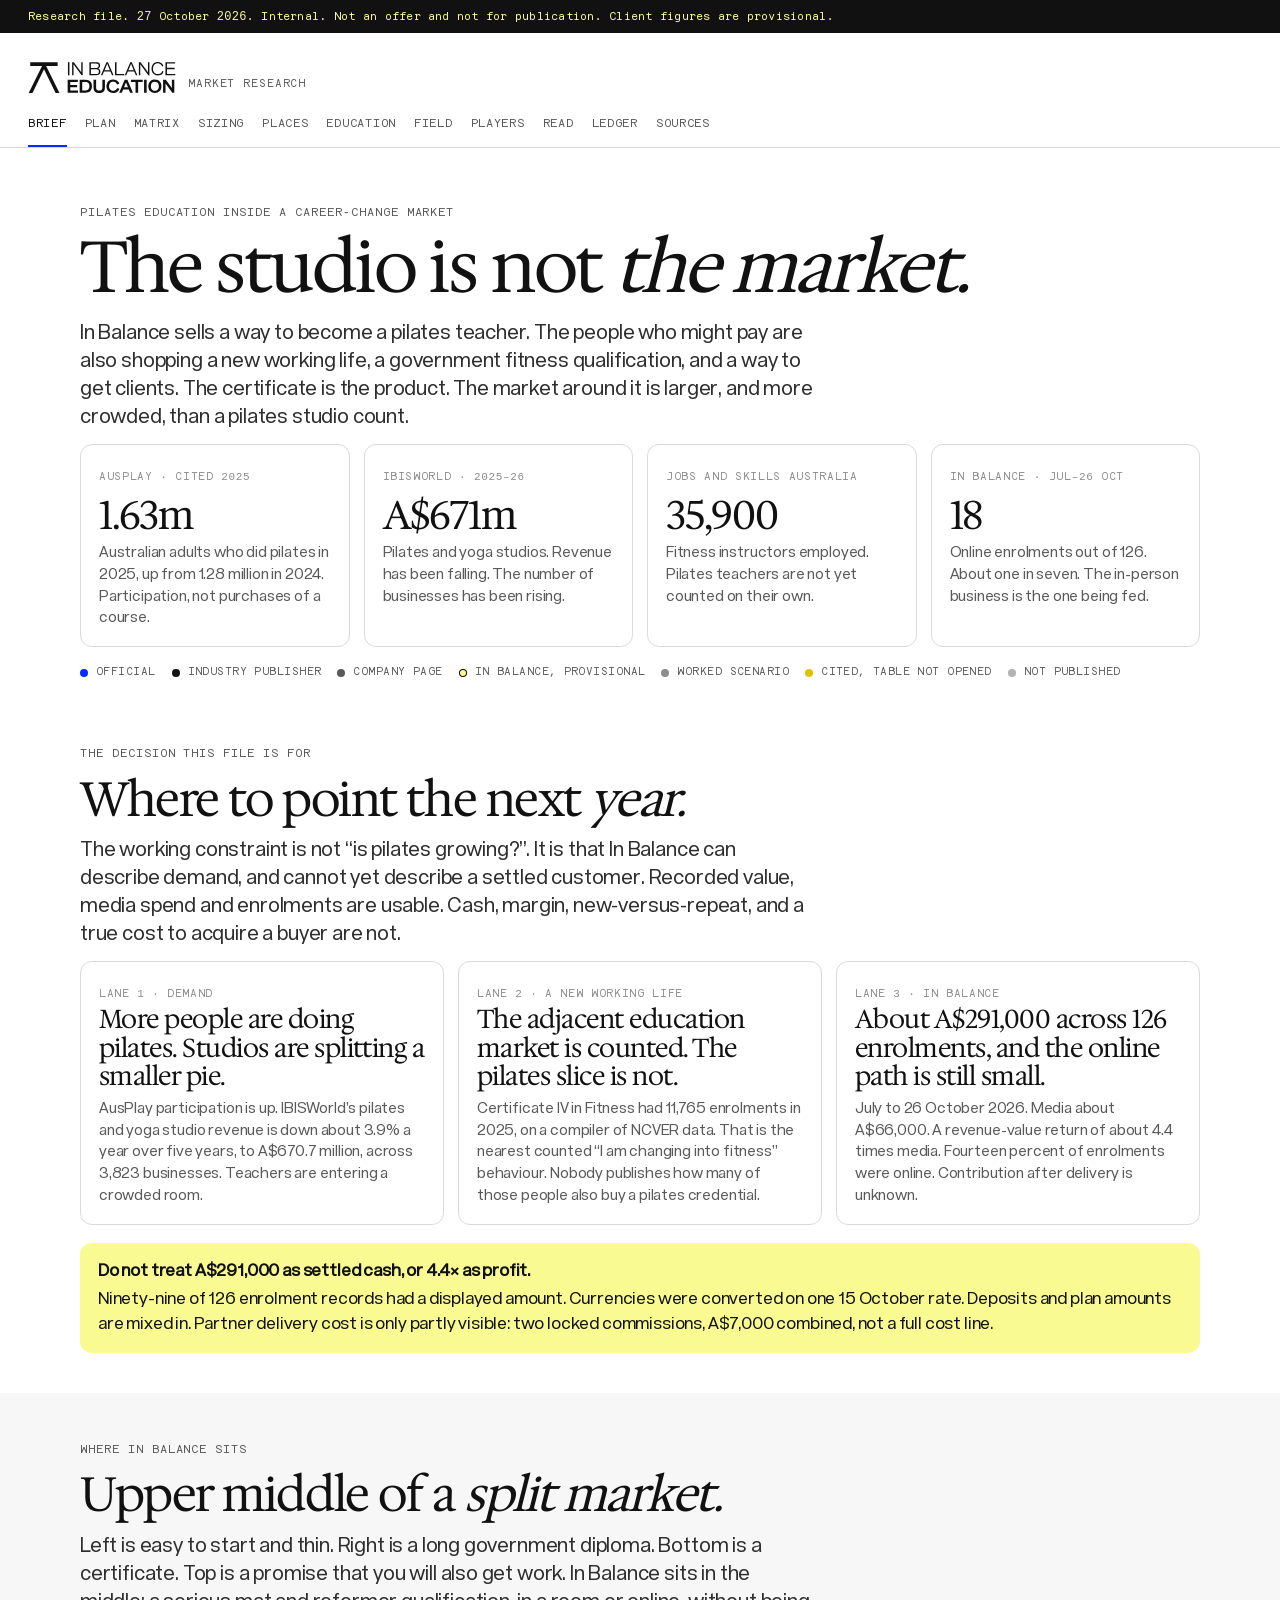
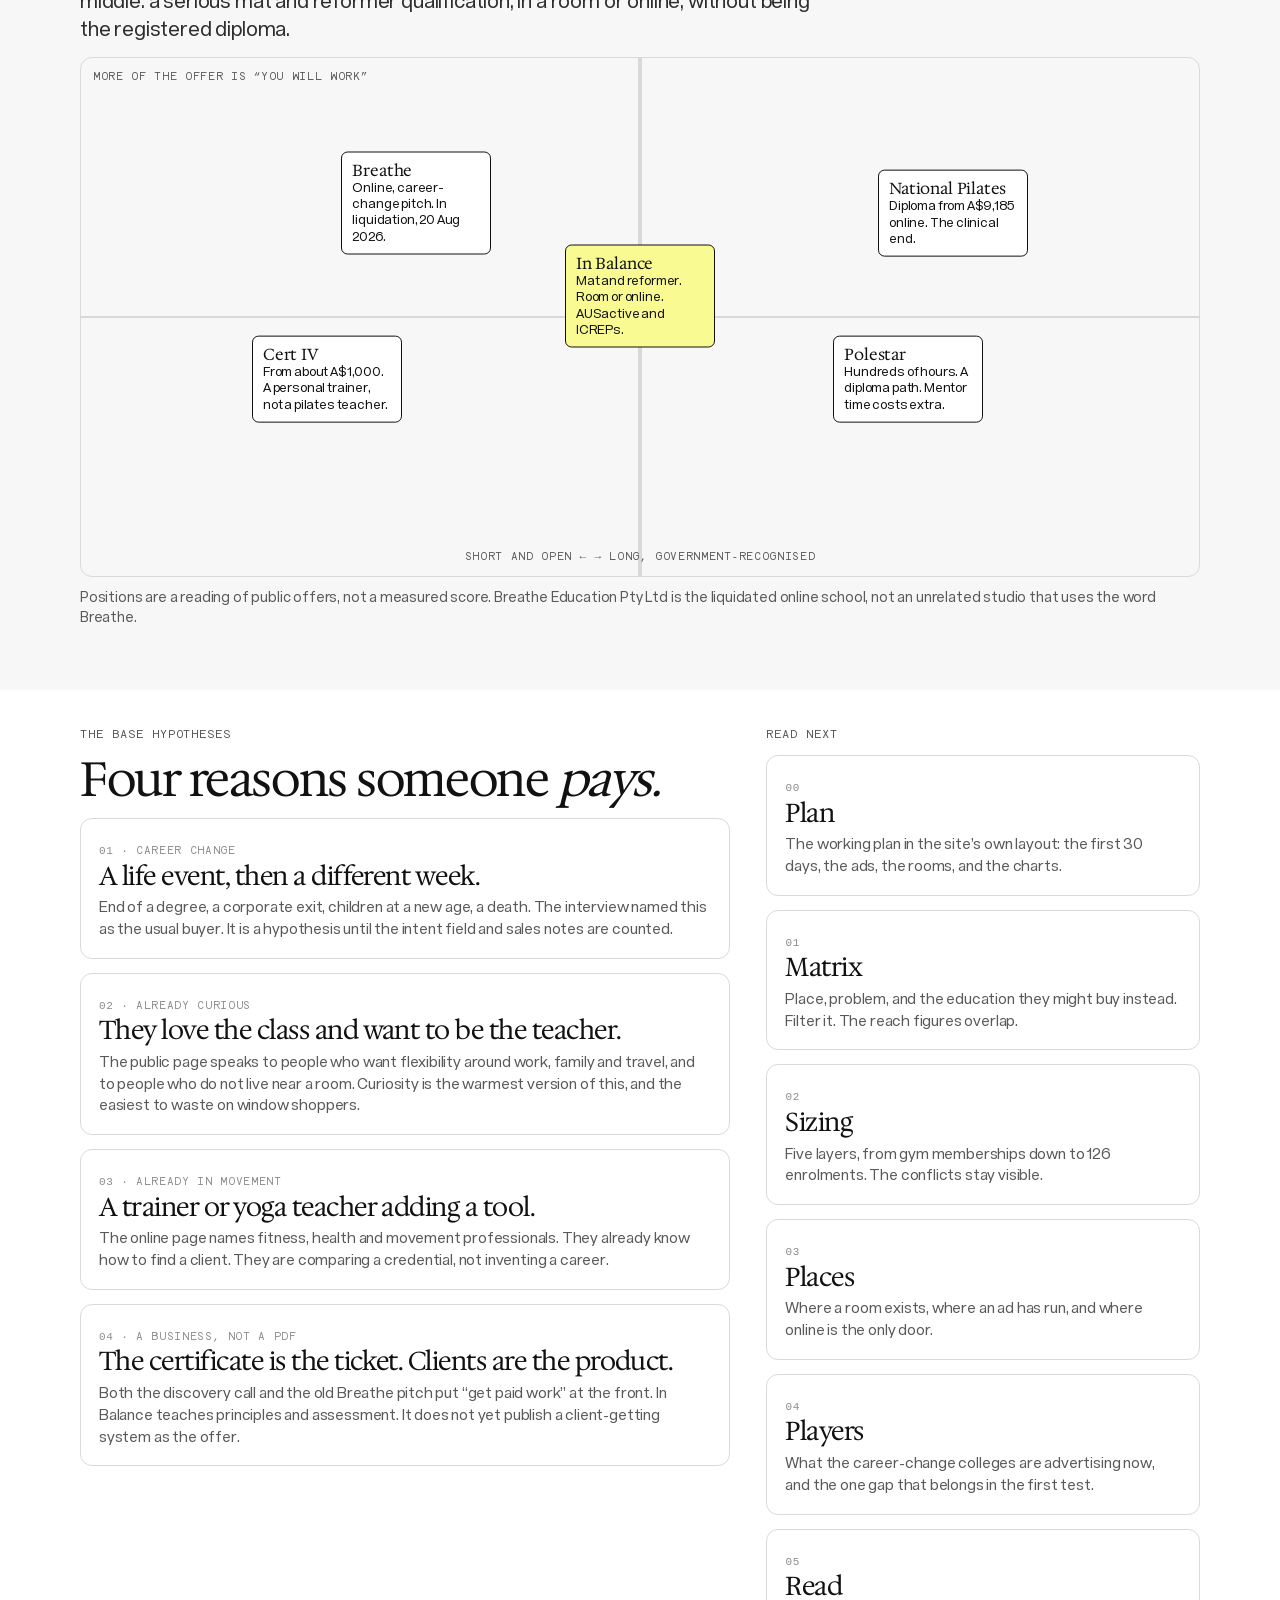
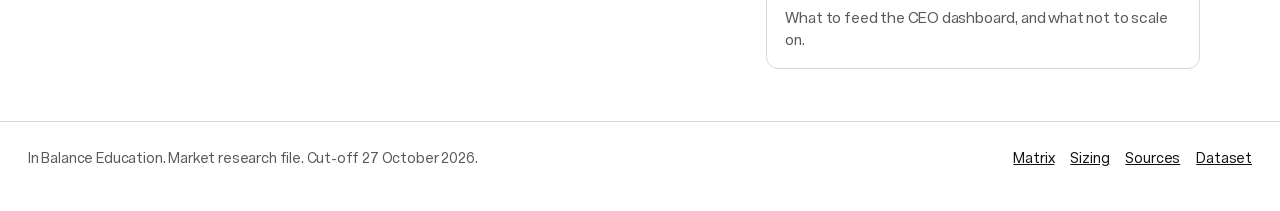
<file: index.html>
<!DOCTYPE html>
<html lang="en-AU">
<head>
  <meta charset="utf-8" />
  <meta name="viewport" content="width=device-width, initial-scale=1" />
  <title>Brief · In Balance market research</title>
  <meta name="description" content="Internal market brief for In Balance Education. Pilates certification inside the wider fitness career-change market. Cut-off 27 October 2026." />
  <link rel="preconnect" href="https://fonts.googleapis.com" />
  <link rel="preconnect" href="https://fonts.gstatic.com" crossorigin />
  <link href="https://fonts.googleapis.com/css2?family=Hedvig+Letters+Serif:opsz@12..24&display=swap" rel="stylesheet" />
  <link rel="stylesheet" href="css/research.css" />
</head>
<body data-page="brief" data-cutoff="2026-10-27">
  <a class="skip" href="#content">Skip to content</a>
  <p class="draft">Research file. 27 October 2026. Internal. Not an offer and not for publication. Client figures are provisional.</p>
  <header class="nav">
    <a class="brand" href="index.html">
      <strong>In Balance</strong>
      <small>Market research</small>
    </a>
  </header>
  <nav class="chapters" aria-label="Report">
    <a href="index.html" aria-current="page">Brief</a><a href="plan.html">Plan</a>
    <a href="matrix.html">Matrix</a>
    <a href="sizing.html">Sizing</a>
    <a href="geos.html">Places</a>
    <a href="lanes.html">Education</a>
    <a href="competitors.html">Field</a>
    <a href="players.html">Players</a>
    <a href="implications.html">Read</a>
    <a href="control-room.html">Ledger</a>
    <a href="sources.html">Sources</a>
  </nav>

  <main id="content">
    <section class="hero-page">
      <div class="wrap">
        <p class="kicker">Pilates education inside a career-change market</p>
        <h1>The studio is not <em>the market.</em></h1>
        <p class="lede">In Balance sells a way to become a pilates teacher. The people who might pay are also shopping a new working life, a government fitness qualification, and a way to get clients. The certificate is the product. The market around it is larger, and more crowded, than a pilates studio count.</p>
        <section class="callouts" aria-label="Key statistics">
          <article class="stat" data-grade="claim" data-stat="ausplay-pilates-2025">
            <span class="idx">AusPlay · cited 2025</span>
            <strong>1.63m</strong>
            <p>Australian adults who did pilates in 2025, up from 1.28 million in 2024. Participation, not purchases of a course.</p>
          </article>
          <article class="stat" data-grade="publisher" data-stat="ibis-studios-2026">
            <span class="idx">IBISWorld · 2025–26</span>
            <strong>A$671m</strong>
            <p>Pilates and yoga studios. Revenue has been falling. The number of businesses has been rising.</p>
          </article>
          <article class="stat" data-grade="official" data-stat="jsa-instructors">
            <span class="idx">Jobs and Skills Australia</span>
            <strong>35,900</strong>
            <p>Fitness instructors employed. Pilates teachers are not yet counted on their own.</p>
          </article>
          <article class="stat" data-grade="client" data-stat="inb-online-share">
            <span class="idx">In Balance · Jul–26 Oct</span>
            <strong>18</strong>
            <p>Online enrolments out of 126. About one in seven. The in-person business is the one being fed.</p>
          </article>
        </section>
        <ul class="grades" aria-label="How to read a colour">
          <li data-grade="official"><i></i> Official</li>
          <li data-grade="publisher"><i></i> Industry publisher</li>
          <li data-grade="primary"><i></i> Company page</li>
          <li data-grade="client"><i></i> In Balance, provisional</li>
          <li data-grade="derived"><i></i> Worked scenario</li>
          <li data-grade="claim"><i></i> Cited, table not opened</li>
          <li data-grade="gap"><i></i> Not published</li>
        </ul>
      </div>
    </section>

    <section class="section">
      <div class="wrap">
        <p class="kicker">The decision this file is for</p>
        <h2>Where to point the next <em>year.</em></h2>
        <p class="lede">The working constraint is not “is pilates growing?”. It is that In Balance can describe demand, and cannot yet describe a settled customer. Recorded value, media spend and enrolments are usable. Cash, margin, new-versus-repeat, and a true cost to acquire a buyer are not.</p>
        <div class="grid-3">
          <article class="card">
            <span class="idx">Lane 1 · Demand</span>
            <h3>More people are doing pilates. Studios are splitting a smaller pie.</h3>
            <p>AusPlay participation is up. IBISWorld’s pilates and yoga studio revenue is down about 3.9% a year over five years, to A$670.7 million, across 3,823 businesses. Teachers are entering a crowded room.</p>
          </article>
          <article class="card">
            <span class="idx">Lane 2 · A new working life</span>
            <h3>The adjacent education market is counted. The pilates slice is not.</h3>
            <p>Certificate IV in Fitness had 11,765 enrolments in 2025, on a compiler of NCVER data. That is the nearest counted “I am changing into fitness” behaviour. Nobody publishes how many of those people also buy a pilates credential.</p>
          </article>
          <article class="card">
            <span class="idx">Lane 3 · In Balance</span>
            <h3>About A$291,000 across 126 enrolments, and the online path is still small.</h3>
            <p>July to 26 October 2026. Media about A$66,000. A revenue-value return of about 4.4 times media. Fourteen percent of enrolments were online. Contribution after delivery is unknown.</p>
          </article>
        </div>
        <div class="callout">
          <strong>Do not treat A$291,000 as settled cash, or 4.4× as profit.</strong>
          Ninety-nine of 126 enrolment records had a displayed amount. Currencies were converted on one 15 October rate. Deposits and plan amounts are mixed in. Partner delivery cost is only partly visible: two locked commissions, A$7,000 combined, not a full cost line.
        </div>
      </div>
    </section>

    <section class="section paper">
      <div class="wrap">
        <p class="kicker">Where In Balance sits</p>
        <h2>Upper middle of a <em>split market.</em></h2>
        <p class="lede">Left is easy to start and thin. Right is a long government diploma. Bottom is a certificate. Top is a promise that you will also get work. In Balance sits in the middle: a serious mat and reformer qualification, in a room or online, without being the registered diploma.</p>
        <div class="map" aria-label="Position of In Balance against other ways to train">
          <span class="axis y">More of the offer is “you will work”</span>
          <span class="axis x">Short and open ← → long, government-recognised</span>
          <div class="plot" style="left: 22%; top: 62%;"><b>Cert IV</b>From about A$1,000. A personal trainer, not a pilates teacher.</div>
          <div class="plot" style="left: 30%; top: 28%;"><b>Breathe</b>Online, career-change pitch. In liquidation, 20 Aug 2026.</div>
          <div class="plot inb" style="left: 50%; top: 46%;"><b>In Balance</b>Mat and reformer. Room or online. AUSactive and ICREPs.</div>
          <div class="plot" style="left: 74%; top: 62%;"><b>Polestar</b>Hundreds of hours. A diploma path. Mentor time costs extra.</div>
          <div class="plot" style="left: 78%; top: 30%;"><b>National Pilates</b>Diploma from A$9,185 online. The clinical end.</div>
        </div>
        <p class="note" style="margin-top: 12px;">Positions are a reading of public offers, not a measured score. Breathe Education Pty Ltd is the liquidated online school, not an unrelated studio that uses the word Breathe.</p>
      </div>
    </section>

    <section class="section">
      <div class="wrap grid-2">
        <div>
          <p class="kicker">The base hypotheses</p>
          <h2>Four reasons someone <em>pays.</em></h2>
          <div class="grid-3" style="grid-template-columns: 1fr; margin-top: 8px;">
            <article class="card"><span class="idx">01 · Career change</span><h3>A life event, then a different week.</h3><p>End of a degree, a corporate exit, children at a new age, a death. The interview named this as the usual buyer. It is a hypothesis until the intent field and sales notes are counted.</p></article>
            <article class="card"><span class="idx">02 · Already curious</span><h3>They love the class and want to be the teacher.</h3><p>The public page speaks to people who want flexibility around work, family and travel, and to people who do not live near a room. Curiosity is the warmest version of this, and the easiest to waste on window shoppers.</p></article>
            <article class="card"><span class="idx">03 · Already in movement</span><h3>A trainer or yoga teacher adding a tool.</h3><p>The online page names fitness, health and movement professionals. They already know how to find a client. They are comparing a credential, not inventing a career.</p></article>
            <article class="card"><span class="idx">04 · A business, not a PDF</span><h3>The certificate is the ticket. Clients are the product.</h3><p>Both the discovery call and the old Breathe pitch put “get paid work” at the front. In Balance teaches principles and assessment. It does not yet publish a client-getting system as the offer.</p></article>
          </div>
        </div>
        <div>
          <p class="kicker">Read next</p>
          <div class="grid-3" style="grid-template-columns: 1fr;">
            <a class="card" href="plan.html"><span class="idx">00</span><h3>Plan</h3><p>The working plan in the site’s own layout: the first 30 days, the ads, the rooms, and the charts.</p></a>
            <a class="card" href="matrix.html"><span class="idx">01</span><h3>Matrix</h3><p>Place, problem, and the education they might buy instead. Filter it. The reach figures overlap.</p></a>
            <a class="card" href="sizing.html"><span class="idx">02</span><h3>Sizing</h3><p>Five layers, from gym memberships down to 126 enrolments. The conflicts stay visible.</p></a>
            <a class="card" href="geos.html"><span class="idx">03</span><h3>Places</h3><p>Where a room exists, where an ad has run, and where online is the only door.</p></a>
            <a class="card" href="players.html"><span class="idx">04</span><h3>Players</h3><p>What the career-change colleges are advertising now, and the one gap that belongs in the first test.</p></a>
            <a class="card" href="implications.html"><span class="idx">05</span><h3>Read</h3><p>What to feed the CEO dashboard, and what not to scale on.</p></a>
          </div>
        </div>
      </div>
    </section>
  </main>

  <footer class="site-foot">
    <div>In Balance Education. Market research file. Cut-off 27 October 2026.</div>
    <nav aria-label="Footer">
      <a href="matrix.html">Matrix</a>
      <a href="sizing.html">Sizing</a>
      <a href="sources.html">Sources</a>
      <a href="data/research.json">Dataset</a>
    </nav>
  </footer>
</body>
</html>
</file>
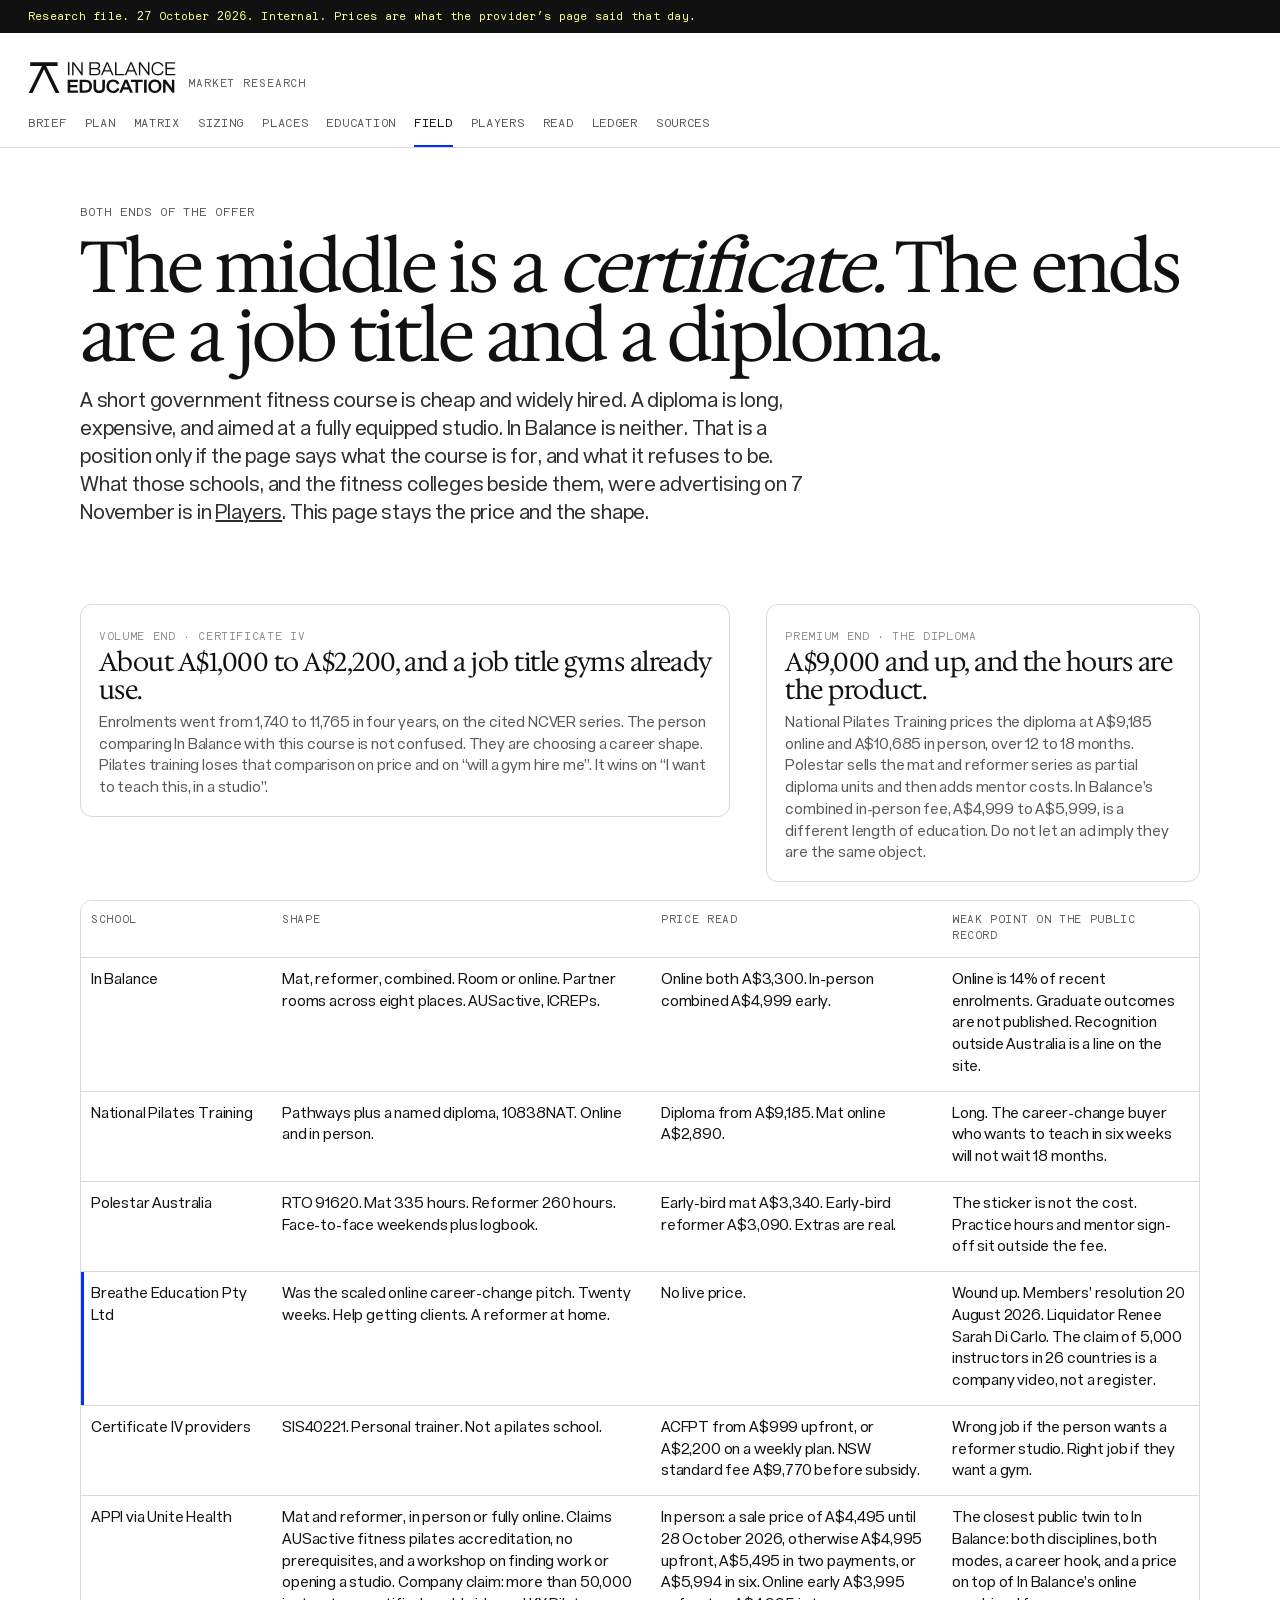
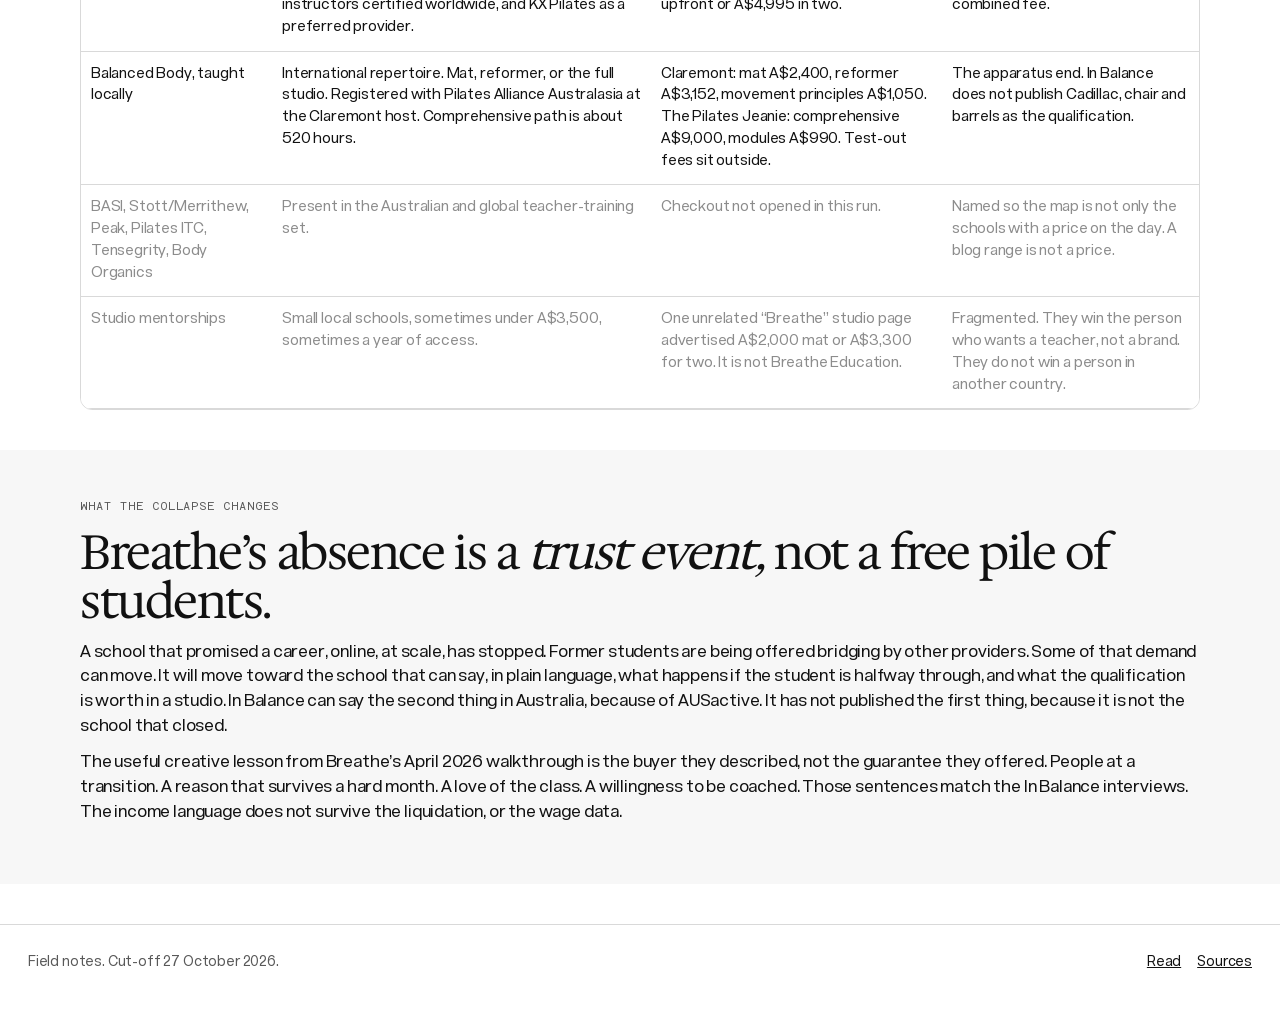
<file: competitors.html>
<!DOCTYPE html>
<html lang="en-AU">
<head>
  <meta charset="utf-8" />
  <meta name="viewport" content="width=device-width, initial-scale=1" />
  <title>Field · In Balance market research</title>
  <link rel="preconnect" href="https://fonts.googleapis.com" />
  <link href="https://fonts.googleapis.com/css2?family=Hedvig+Letters+Serif:opsz@12..24&display=swap" rel="stylesheet" />
  <link rel="stylesheet" href="css/research.css" />
</head>
<body>
  <a class="skip" href="#content">Skip to content</a>
  <p class="draft">Research file. 27 October 2026. Internal. Prices are what the provider’s page said that day.</p>
  <header class="nav"><a class="brand" href="index.html"><strong>In Balance</strong><small>Market research</small></a></header>
  <nav class="chapters" aria-label="Report">
    <a href="index.html">Brief</a><a href="plan.html">Plan</a><a href="matrix.html">Matrix</a><a href="sizing.html">Sizing</a>
    <a href="geos.html">Places</a><a href="lanes.html">Education</a><a href="competitors.html" aria-current="page">Field</a>
    <a href="players.html">Players</a>
    <a href="implications.html">Read</a><a href="control-room.html">Ledger</a>
    <a href="sources.html">Sources</a>
  </nav>
  <main id="content">
    <section class="hero-page"><div class="wrap">
      <p class="kicker">Both ends of the offer</p>
      <h1>The middle is a <em>certificate.</em> The ends are a job title and a diploma.</h1>
      <p class="lede">A short government fitness course is cheap and widely hired. A diploma is long, expensive, and aimed at a fully equipped studio. In Balance is neither. That is a position only if the page says what the course is for, and what it refuses to be. What those schools, and the fitness colleges beside them, were advertising on 7 November is in <a href="players.html">Players</a>. This page stays the price and the shape.</p>
    </div></section>
    <section class="section"><div class="wrap">
      <div class="grid-2">
        <article class="card">
          <span class="idx">Volume end · Certificate IV</span>
          <h3>About A$1,000 to A$2,200, and a job title gyms already use.</h3>
          <p>Enrolments went from 1,740 to 11,765 in four years, on the cited NCVER series. The person comparing In Balance with this course is not confused. They are choosing a career shape. Pilates training loses that comparison on price and on “will a gym hire me”. It wins on “I want to teach this, in a studio”.</p>
        </article>
        <article class="card">
          <span class="idx">Premium end · the diploma</span>
          <h3>A$9,000 and up, and the hours are the product.</h3>
          <p>National Pilates Training prices the diploma at A$9,185 online and A$10,685 in person, over 12 to 18 months. Polestar sells the mat and reformer series as partial diploma units and then adds mentor costs. In Balance’s combined in-person fee, A$4,999 to A$5,999, is a different length of education. Do not let an ad imply they are the same object.</p>
        </article>
      </div>
      <div class="table-wrap" style="margin-top: 18px;">
        <table>
          <thead><tr><th>School</th><th>Shape</th><th>Price read</th><th>Weak point on the public record</th></tr></thead>
          <tbody>
            <tr data-grade="primary"><td>In Balance</td><td>Mat, reformer, combined. Room or online. Partner rooms across eight places. AUSactive, ICREPs.</td><td>Online both A$3,300. In-person combined A$4,999 early.</td><td>Online is 14% of recent enrolments. Graduate outcomes are not published. Recognition outside Australia is a line on the site.</td></tr>
            <tr data-grade="primary"><td>National Pilates Training</td><td>Pathways plus a named diploma, 10838NAT. Online and in person.</td><td>Diploma from A$9,185. Mat online A$2,890.</td><td>Long. The career-change buyer who wants to teach in six weeks will not wait 18 months.</td></tr>
            <tr data-grade="primary"><td>Polestar Australia</td><td>RTO 91620. Mat 335 hours. Reformer 260 hours. Face-to-face weekends plus logbook.</td><td>Early-bird mat A$3,340. Early-bird reformer A$3,090. Extras are real.</td><td>The sticker is not the cost. Practice hours and mentor sign-off sit outside the fee.</td></tr>
            <tr data-grade="official"><td>Breathe Education Pty Ltd</td><td>Was the scaled online career-change pitch. Twenty weeks. Help getting clients. A reformer at home.</td><td>No live price.</td><td>Wound up. Members’ resolution 20 August 2026. Liquidator Renee Sarah Di Carlo. The claim of 5,000 instructors in 26 countries is a company video, not a register.</td></tr>
            <tr data-grade="primary"><td>Certificate IV providers</td><td>SIS40221. Personal trainer. Not a pilates school.</td><td>ACFPT from A$999 upfront, or A$2,200 on a weekly plan. NSW standard fee A$9,770 before subsidy.</td><td>Wrong job if the person wants a reformer studio. Right job if they want a gym.</td></tr>
            <tr data-grade="primary"><td>APPI via Unite Health</td><td>Mat and reformer, in person or fully online. Claims AUSactive fitness pilates accreditation, no prerequisites, and a workshop on finding work or opening a studio. Company claim: more than 50,000 instructors certified worldwide, and KX Pilates as a preferred provider.</td><td>In person: a sale price of A$4,495 until 28 October 2026, otherwise A$4,995 upfront, A$5,495 in two payments, or A$5,994 in six. Online early A$3,995 upfront or A$4,995 in two.</td><td>The closest public twin to In Balance: both disciplines, both modes, a career hook, and a price on top of In Balance’s online combined fee.</td></tr>
            <tr data-grade="primary"><td>Balanced Body, taught locally</td><td>International repertoire. Mat, reformer, or the full studio. Registered with Pilates Alliance Australasia at the Claremont host. Comprehensive path is about 520 hours.</td><td>Claremont: mat A$2,400, reformer A$3,152, movement principles A$1,050. The Pilates Jeanie: comprehensive A$9,000, modules A$990. Test-out fees sit outside.</td><td>The apparatus end. In Balance does not publish Cadillac, chair and barrels as the qualification.</td></tr>
            <tr data-grade="gap"><td>BASI, Stott/Merrithew, Peak, Pilates ITC, Tensegrity, Body Organics</td><td>Present in the Australian and global teacher-training set.</td><td>Checkout not opened in this run.</td><td>Named so the map is not only the schools with a price on the day. A blog range is not a price.</td></tr>
            <tr data-grade="gap"><td>Studio mentorships</td><td>Small local schools, sometimes under A$3,500, sometimes a year of access.</td><td>One unrelated “Breathe” studio page advertised A$2,000 mat or A$3,300 for two. It is not Breathe Education.</td><td>Fragmented. They win the person who wants a teacher, not a brand. They do not win a person in another country.</td></tr>
          </tbody>
        </table>
      </div>
    </div></section>
    <section class="section paper"><div class="wrap">
      <p class="kicker">What the collapse changes</p>
      <h2>Breathe’s absence is a <em>trust event,</em> not a free pile of students.</h2>
      <p>A school that promised a career, online, at scale, has stopped. Former students are being offered bridging by other providers. Some of that demand can move. It will move toward the school that can say, in plain language, what happens if the student is halfway through, and what the qualification is worth in a studio. In Balance can say the second thing in Australia, because of AUSactive. It has not published the first thing, because it is not the school that closed.</p>
      <p>The useful creative lesson from Breathe’s April 2026 walkthrough is the buyer they described, not the guarantee they offered. People at a transition. A reason that survives a hard month. A love of the class. A willingness to be coached. Those sentences match the In Balance interviews. The income language does not survive the liquidation, or the wage data.</p>
    </div></section>
  </main>
  <footer class="site-foot"><div>Field notes. Cut-off 27 October 2026.</div><nav><a href="implications.html">Read</a><a href="sources.html">Sources</a></nav></footer>
</body>
</html>
</file>
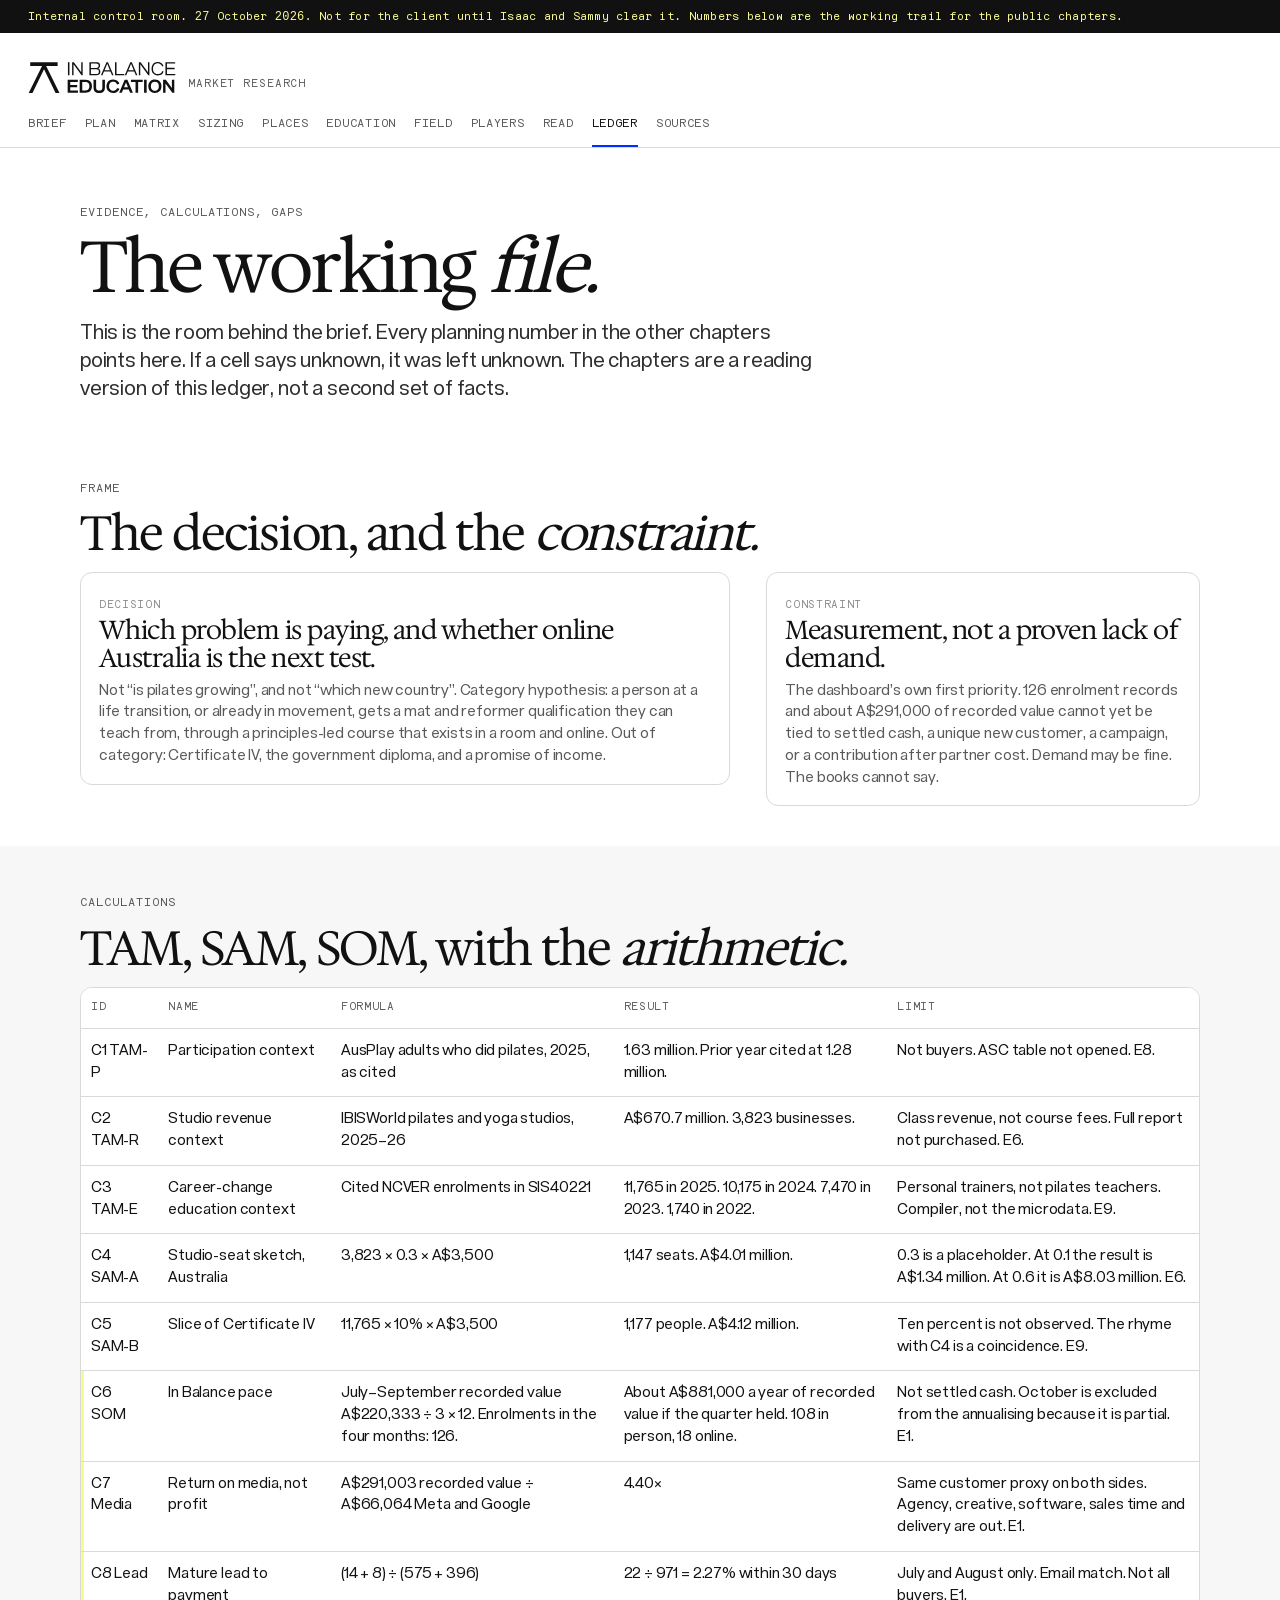
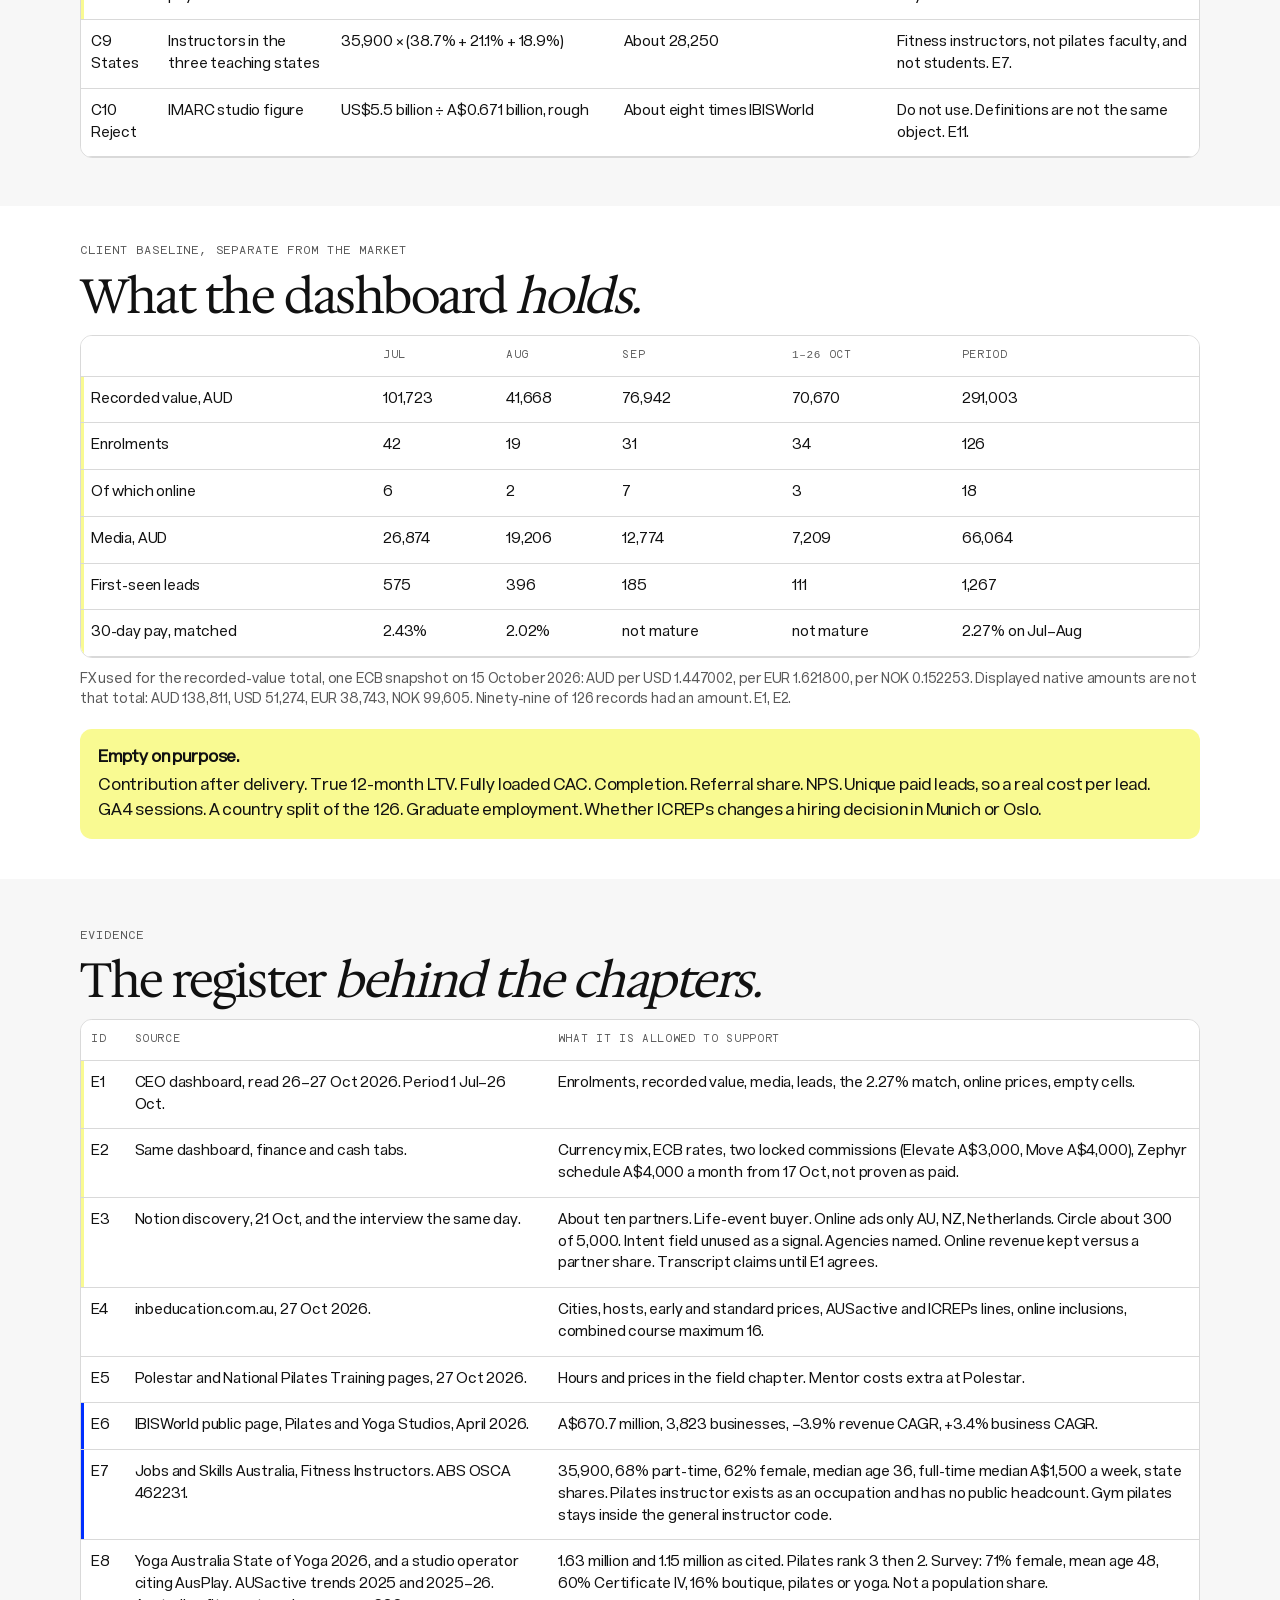
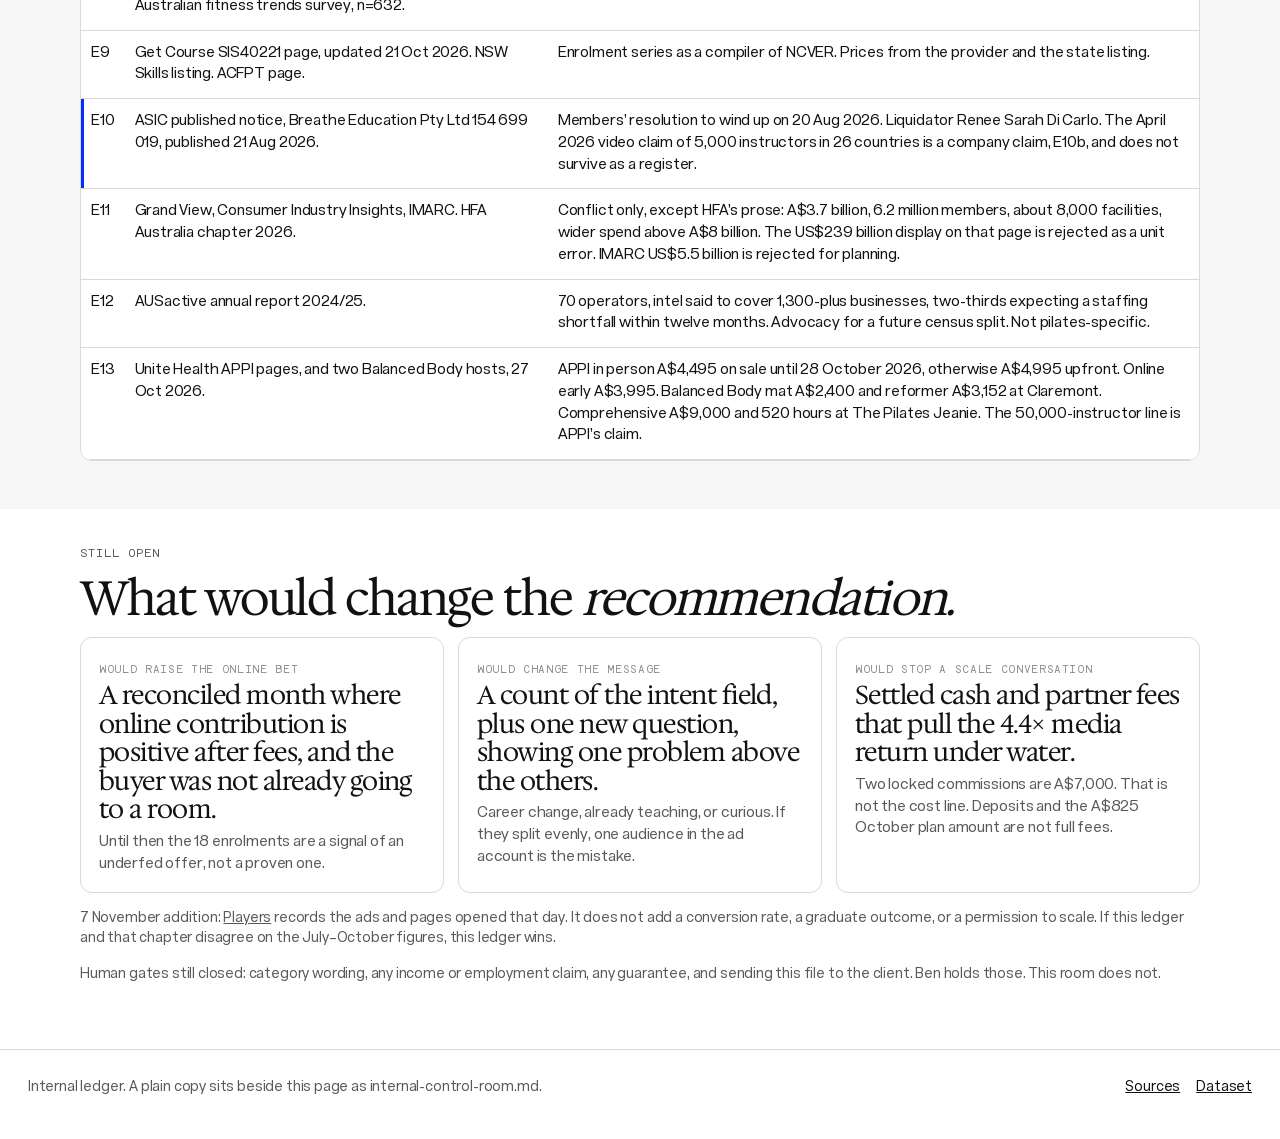
<file: control-room.html>
<!DOCTYPE html>
<html lang="en-AU">
<head>
  <meta charset="utf-8" />
  <meta name="viewport" content="width=device-width, initial-scale=1" />
  <title>Ledger · In Balance market research</title>
  <link rel="preconnect" href="https://fonts.googleapis.com" />
  <link href="https://fonts.googleapis.com/css2?family=Hedvig+Letters+Serif:opsz@12..24&display=swap" rel="stylesheet" />
  <link rel="stylesheet" href="css/research.css" />
</head>
<body data-page="ledger" data-cutoff="2026-10-27">
  <a class="skip" href="#content">Skip to content</a>
  <p class="draft">Internal control room. 27 October 2026. Not for the client until Isaac and Sammy clear it. Numbers below are the working trail for the public chapters.</p>
  <header class="nav"><a class="brand" href="index.html"><strong>In Balance</strong><small>Market research</small></a></header>
  <nav class="chapters" aria-label="Report">
    <a href="index.html">Brief</a><a href="plan.html">Plan</a><a href="matrix.html">Matrix</a><a href="sizing.html">Sizing</a>
    <a href="geos.html">Places</a><a href="lanes.html">Education</a><a href="competitors.html">Field</a>
    <a href="players.html">Players</a>
    <a href="implications.html">Read</a><a href="control-room.html" aria-current="page">Ledger</a><a href="sources.html">Sources</a>
  </nav>
  <main id="content">
    <section class="hero-page"><div class="wrap">
      <p class="kicker">Evidence, calculations, gaps</p>
      <h1>The working <em>file.</em></h1>
      <p class="lede">This is the room behind the brief. Every planning number in the other chapters points here. If a cell says unknown, it was left unknown. The chapters are a reading version of this ledger, not a second set of facts.</p>
    </div></section>

    <section class="section"><div class="wrap">
      <p class="kicker">Frame</p>
      <h2>The decision, and the <em>constraint.</em></h2>
      <div class="grid-2">
        <article class="card"><span class="idx">Decision</span><h3>Which problem is paying, and whether online Australia is the next test.</h3><p>Not “is pilates growing”, and not “which new country”. Category hypothesis: a person at a life transition, or already in movement, gets a mat and reformer qualification they can teach from, through a principles-led course that exists in a room and online. Out of category: Certificate IV, the government diploma, and a promise of income.</p></article>
        <article class="card"><span class="idx">Constraint</span><h3>Measurement, not a proven lack of demand.</h3><p>The dashboard’s own first priority. 126 enrolment records and about A$291,000 of recorded value cannot yet be tied to settled cash, a unique new customer, a campaign, or a contribution after partner cost. Demand may be fine. The books cannot say.</p></article>
      </div>
    </div></section>

    <section class="section paper"><div class="wrap">
      <p class="kicker">Calculations</p>
      <h2>TAM, SAM, SOM, with the <em>arithmetic.</em></h2>
      <div class="table-wrap">
        <table>
          <thead><tr><th>ID</th><th>Name</th><th>Formula</th><th>Result</th><th>Limit</th></tr></thead>
          <tbody>
            <tr data-grade="claim"><td>C1 TAM-P</td><td>Participation context</td><td>AusPlay adults who did pilates, 2025, as cited</td><td>1.63 million. Prior year cited at 1.28 million.</td><td>Not buyers. ASC table not opened. E8.</td></tr>
            <tr data-grade="publisher"><td>C2 TAM-R</td><td>Studio revenue context</td><td>IBISWorld pilates and yoga studios, 2025–26</td><td>A$670.7 million. 3,823 businesses.</td><td>Class revenue, not course fees. Full report not purchased. E6.</td></tr>
            <tr data-grade="claim"><td>C3 TAM-E</td><td>Career-change education context</td><td>Cited NCVER enrolments in SIS40221</td><td>11,765 in 2025. 10,175 in 2024. 7,470 in 2023. 1,740 in 2022.</td><td>Personal trainers, not pilates teachers. Compiler, not the microdata. E9.</td></tr>
            <tr data-grade="derived"><td>C4 SAM-A</td><td>Studio-seat sketch, Australia</td><td>3,823 × 0.3 × A$3,500</td><td>1,147 seats. A$4.01 million.</td><td>0.3 is a placeholder. At 0.1 the result is A$1.34 million. At 0.6 it is A$8.03 million. E6.</td></tr>
            <tr data-grade="derived"><td>C5 SAM-B</td><td>Slice of Certificate IV</td><td>11,765 × 10% × A$3,500</td><td>1,177 people. A$4.12 million.</td><td>Ten percent is not observed. The rhyme with C4 is a coincidence. E9.</td></tr>
            <tr data-grade="client"><td>C6 SOM</td><td>In Balance pace</td><td>July–September recorded value A$220,333 ÷ 3 × 12. Enrolments in the four months: 126.</td><td>About A$881,000 a year of recorded value if the quarter held. 108 in person, 18 online.</td><td>Not settled cash. October is excluded from the annualising because it is partial. E1.</td></tr>
            <tr data-grade="client"><td>C7 Media</td><td>Return on media, not profit</td><td>A$291,003 recorded value ÷ A$66,064 Meta and Google</td><td>4.40×</td><td>Same customer proxy on both sides. Agency, creative, software, sales time and delivery are out. E1.</td></tr>
            <tr data-grade="client"><td>C8 Lead</td><td>Mature lead to payment</td><td>(14 + 8) ÷ (575 + 396)</td><td>22 ÷ 971 = 2.27% within 30 days</td><td>July and August only. Email match. Not all buyers. E1.</td></tr>
            <tr data-grade="derived"><td>C9 States</td><td>Instructors in the three teaching states</td><td>35,900 × (38.7% + 21.1% + 18.9%)</td><td>About 28,250</td><td>Fitness instructors, not pilates faculty, and not students. E7.</td></tr>
            <tr data-grade="claim"><td>C10 Reject</td><td>IMARC studio figure</td><td>US$5.5 billion ÷ A$0.671 billion, rough</td><td>About eight times IBISWorld</td><td>Do not use. Definitions are not the same object. E11.</td></tr>
          </tbody>
        </table>
      </div>
    </div></section>

    <section class="section"><div class="wrap">
      <p class="kicker">Client baseline, separate from the market</p>
      <h2>What the dashboard <em>holds.</em></h2>
      <div class="table-wrap">
        <table>
          <thead><tr><th></th><th>Jul</th><th>Aug</th><th>Sep</th><th>1–26 Oct</th><th>Period</th></tr></thead>
          <tbody>
            <tr data-grade="client"><td>Recorded value, AUD</td><td>101,723</td><td>41,668</td><td>76,942</td><td>70,670</td><td>291,003</td></tr>
            <tr data-grade="client"><td>Enrolments</td><td>42</td><td>19</td><td>31</td><td>34</td><td>126</td></tr>
            <tr data-grade="client"><td>Of which online</td><td>6</td><td>2</td><td>7</td><td>3</td><td>18</td></tr>
            <tr data-grade="client"><td>Media, AUD</td><td>26,874</td><td>19,206</td><td>12,774</td><td>7,209</td><td>66,064</td></tr>
            <tr data-grade="client"><td>First-seen leads</td><td>575</td><td>396</td><td>185</td><td>111</td><td>1,267</td></tr>
            <tr data-grade="client"><td>30-day pay, matched</td><td>2.43%</td><td>2.02%</td><td>not mature</td><td>not mature</td><td>2.27% on Jul–Aug</td></tr>
          </tbody>
        </table>
      </div>
      <p class="note" style="margin-top:12px">FX used for the recorded-value total, one ECB snapshot on 15 October 2026: AUD per USD 1.447002, per EUR 1.621800, per NOK 0.152253. Displayed native amounts are not that total: AUD 138,811, USD 51,274, EUR 38,743, NOK 99,605. Ninety-nine of 126 records had an amount. E1, E2.</p>
      <div class="callout">
        <strong>Empty on purpose.</strong>
        Contribution after delivery. True 12-month LTV. Fully loaded CAC. Completion. Referral share. NPS. Unique paid leads, so a real cost per lead. GA4 sessions. A country split of the 126. Graduate employment. Whether ICREPs changes a hiring decision in Munich or Oslo.
      </div>
    </div></section>

    <section class="section paper"><div class="wrap">
      <p class="kicker">Evidence</p>
      <h2>The register <em>behind the chapters.</em></h2>
      <div class="table-wrap">
        <table>
          <thead><tr><th>ID</th><th>Source</th><th>What it is allowed to support</th></tr></thead>
          <tbody>
            <tr data-grade="client"><td>E1</td><td>CEO dashboard, read 26–27 Oct 2026. Period 1 Jul–26 Oct.</td><td>Enrolments, recorded value, media, leads, the 2.27% match, online prices, empty cells.</td></tr>
            <tr data-grade="client"><td>E2</td><td>Same dashboard, finance and cash tabs.</td><td>Currency mix, ECB rates, two locked commissions (Elevate A$3,000, Move A$4,000), Zephyr schedule A$4,000 a month from 17 Oct, not proven as paid.</td></tr>
            <tr data-grade="client"><td>E3</td><td>Notion discovery, 21 Oct, and the interview the same day.</td><td>About ten partners. Life-event buyer. Online ads only AU, NZ, Netherlands. Circle about 300 of 5,000. Intent field unused as a signal. Agencies named. Online revenue kept versus a partner share. Transcript claims until E1 agrees.</td></tr>
            <tr data-grade="primary"><td>E4</td><td>inbeducation.com.au, 27 Oct 2026.</td><td>Cities, hosts, early and standard prices, AUSactive and ICREPs lines, online inclusions, combined course maximum 16.</td></tr>
            <tr data-grade="primary"><td>E5</td><td>Polestar and National Pilates Training pages, 27 Oct 2026.</td><td>Hours and prices in the field chapter. Mentor costs extra at Polestar.</td></tr>
            <tr data-grade="official"><td>E6</td><td>IBISWorld public page, Pilates and Yoga Studios, April 2026.</td><td>A$670.7 million, 3,823 businesses, −3.9% revenue CAGR, +3.4% business CAGR.</td></tr>
            <tr data-grade="official"><td>E7</td><td>Jobs and Skills Australia, Fitness Instructors. ABS OSCA 462231.</td><td>35,900, 68% part-time, 62% female, median age 36, full-time median A$1,500 a week, state shares. Pilates instructor exists as an occupation and has no public headcount. Gym pilates stays inside the general instructor code.</td></tr>
            <tr data-grade="claim"><td>E8</td><td>Yoga Australia State of Yoga 2026, and a studio operator citing AusPlay. AUSactive trends 2025 and 2025–26. Australian fitness trends survey, n=632.</td><td>1.63 million and 1.15 million as cited. Pilates rank 3 then 2. Survey: 71% female, mean age 48, 60% Certificate IV, 16% boutique, pilates or yoga. Not a population share.</td></tr>
            <tr data-grade="claim"><td>E9</td><td>Get Course SIS40221 page, updated 21 Oct 2026. NSW Skills listing. ACFPT page.</td><td>Enrolment series as a compiler of NCVER. Prices from the provider and the state listing.</td></tr>
            <tr data-grade="official"><td>E10</td><td>ASIC published notice, Breathe Education Pty Ltd 154 699 019, published 21 Aug 2026.</td><td>Members’ resolution to wind up on 20 Aug 2026. Liquidator Renee Sarah Di Carlo. The April 2026 video claim of 5,000 instructors in 26 countries is a company claim, E10b, and does not survive as a register.</td></tr>
            <tr data-grade="claim"><td>E11</td><td>Grand View, Consumer Industry Insights, IMARC. HFA Australia chapter 2026.</td><td>Conflict only, except HFA’s prose: A$3.7 billion, 6.2 million members, about 8,000 facilities, wider spend above A$8 billion. The US$239 billion display on that page is rejected as a unit error. IMARC US$5.5 billion is rejected for planning.</td></tr>
            <tr data-grade="publisher"><td>E12</td><td>AUSactive annual report 2024/25.</td><td>70 operators, intel said to cover 1,300-plus businesses, two-thirds expecting a staffing shortfall within twelve months. Advocacy for a future census split. Not pilates-specific.</td></tr>
            <tr data-grade="primary"><td>E13</td><td>Unite Health APPI pages, and two Balanced Body hosts, 27 Oct 2026.</td><td>APPI in person A$4,495 on sale until 28 October 2026, otherwise A$4,995 upfront. Online early A$3,995. Balanced Body mat A$2,400 and reformer A$3,152 at Claremont. Comprehensive A$9,000 and 520 hours at The Pilates Jeanie. The 50,000-instructor line is APPI’s claim.</td></tr>
          </tbody>
        </table>
      </div>
    </div></section>

    <section class="section"><div class="wrap">
      <p class="kicker">Still open</p>
      <h2>What would change the <em>recommendation.</em></h2>
      <div class="grid-3">
        <article class="card"><span class="idx">Would raise the online bet</span><h3>A reconciled month where online contribution is positive after fees, and the buyer was not already going to a room.</h3><p>Until then the 18 enrolments are a signal of an underfed offer, not a proven one.</p></article>
        <article class="card"><span class="idx">Would change the message</span><h3>A count of the intent field, plus one new question, showing one problem above the others.</h3><p>Career change, already teaching, or curious. If they split evenly, one audience in the ad account is the mistake.</p></article>
        <article class="card"><span class="idx">Would stop a scale conversation</span><h3>Settled cash and partner fees that pull the 4.4× media return under water.</h3><p>Two locked commissions are A$7,000. That is not the cost line. Deposits and the A$825 October plan amount are not full fees.</p></article>
      </div>
      <p class="note" style="margin-top:16px">7 November addition: <a href="players.html">Players</a> records the ads and pages opened that day. It does not add a conversion rate, a graduate outcome, or a permission to scale. If this ledger and that chapter disagree on the July–October figures, this ledger wins.</p>
      <p class="note" style="margin-top:16px">Human gates still closed: category wording, any income or employment claim, any guarantee, and sending this file to the client. Ben holds those. This room does not.</p>
    </div></section>
  </main>
  <footer class="site-foot">
    <div>Internal ledger. A plain copy sits beside this page as internal-control-room.md.</div>
    <nav><a href="sources.html">Sources</a><a href="data/research.json">Dataset</a></nav>
  </footer>
</body>
</html>
</file>
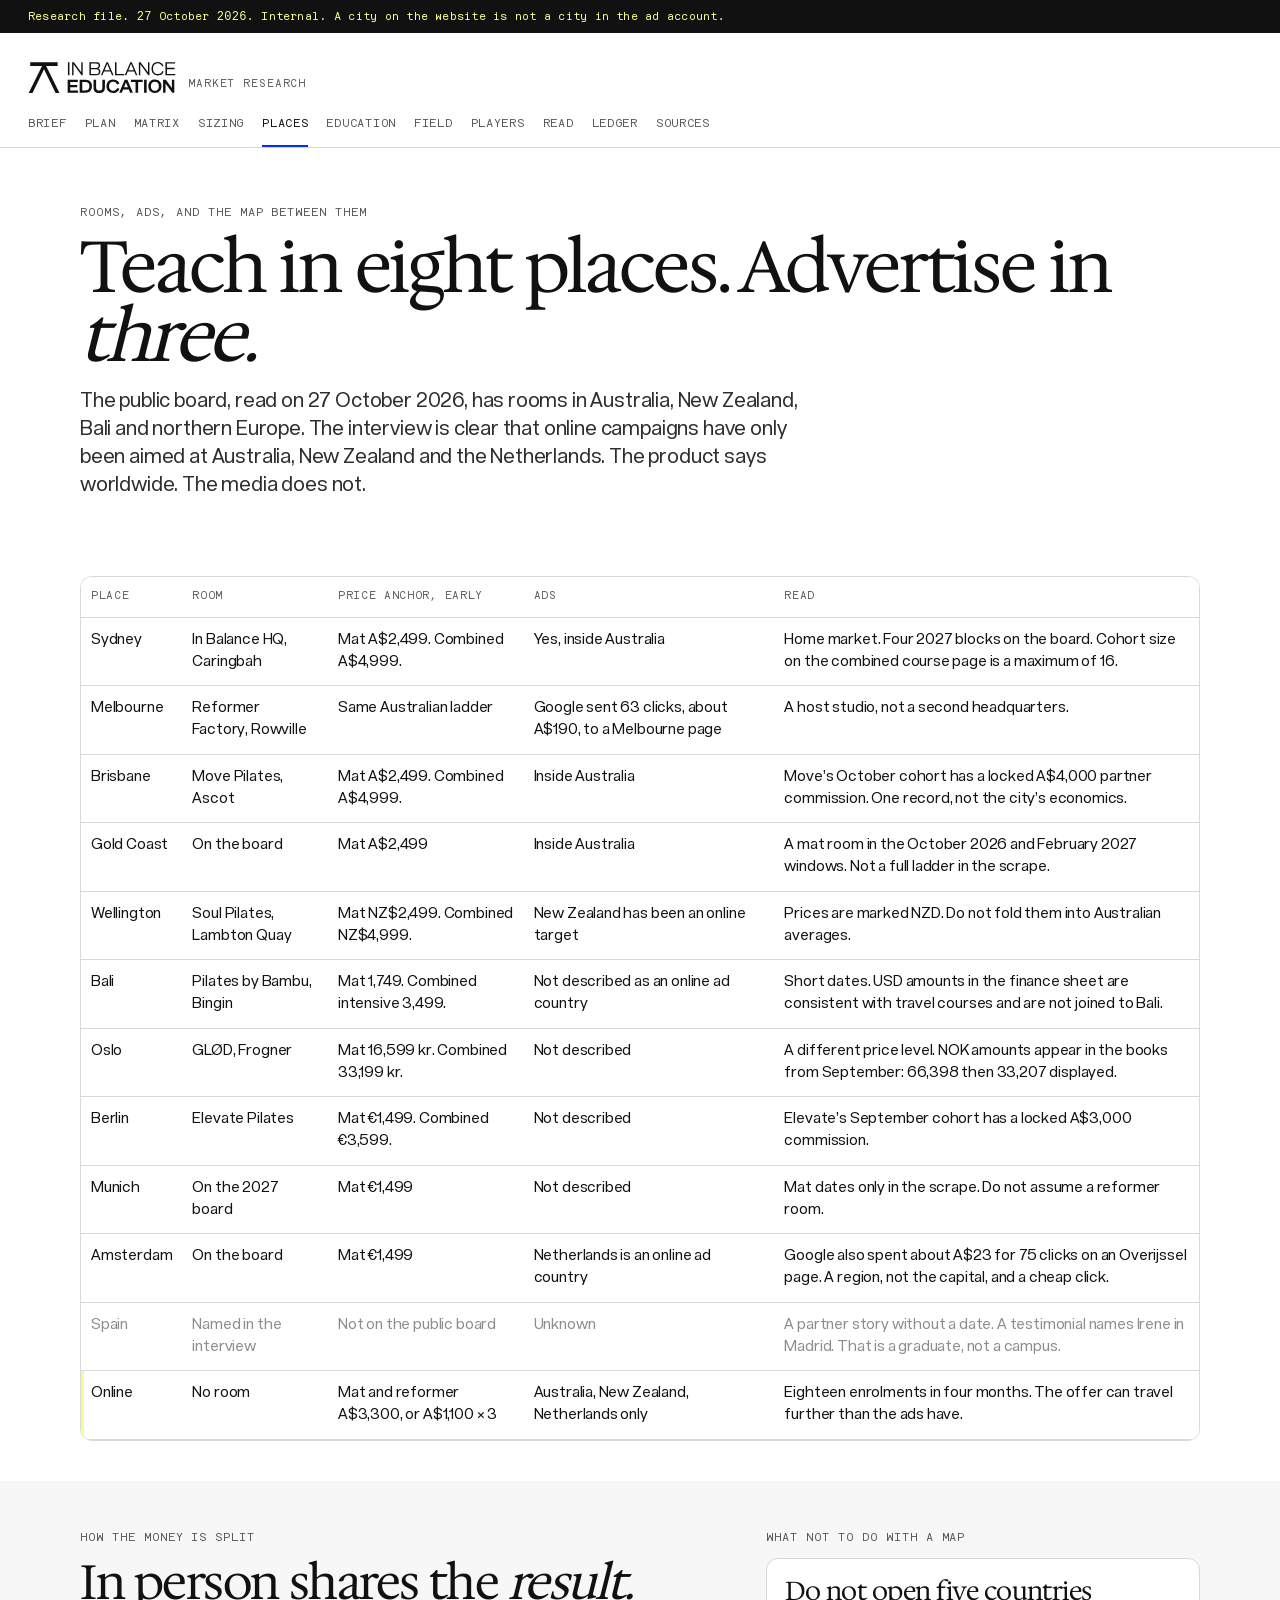
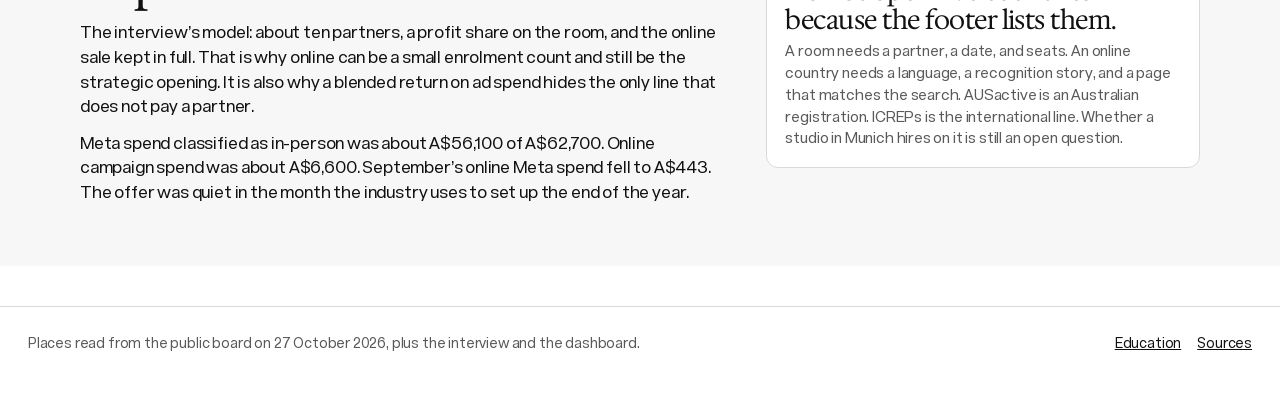
<file: geos.html>
<!DOCTYPE html>
<html lang="en-AU">
<head>
  <meta charset="utf-8" />
  <meta name="viewport" content="width=device-width, initial-scale=1" />
  <title>Places · In Balance market research</title>
  <link rel="preconnect" href="https://fonts.googleapis.com" />
  <link href="https://fonts.googleapis.com/css2?family=Hedvig+Letters+Serif:opsz@12..24&display=swap" rel="stylesheet" />
  <link rel="stylesheet" href="css/research.css" />
</head>
<body>
  <a class="skip" href="#content">Skip to content</a>
  <p class="draft">Research file. 27 October 2026. Internal. A city on the website is not a city in the ad account.</p>
  <header class="nav"><a class="brand" href="index.html"><strong>In Balance</strong><small>Market research</small></a></header>
  <nav class="chapters" aria-label="Report">
    <a href="index.html">Brief</a><a href="plan.html">Plan</a><a href="matrix.html">Matrix</a><a href="sizing.html">Sizing</a>
    <a href="geos.html" aria-current="page">Places</a><a href="lanes.html">Education</a><a href="competitors.html">Field</a>
    <a href="players.html">Players</a>
    <a href="implications.html">Read</a><a href="control-room.html">Ledger</a>
    <a href="sources.html">Sources</a>
  </nav>
  <main id="content">
    <section class="hero-page"><div class="wrap">
      <p class="kicker">Rooms, ads, and the map between them</p>
      <h1>Teach in eight places. Advertise in <em>three.</em></h1>
      <p class="lede">The public board, read on 27 October 2026, has rooms in Australia, New Zealand, Bali and northern Europe. The interview is clear that online campaigns have only been aimed at Australia, New Zealand and the Netherlands. The product says worldwide. The media does not.</p>
    </div></section>
    <section class="section"><div class="wrap">
      <div class="table-wrap">
        <table>
          <thead><tr><th>Place</th><th>Room</th><th>Price anchor, early</th><th>Ads</th><th>Read</th></tr></thead>
          <tbody>
            <tr data-grade="primary"><td>Sydney</td><td>In Balance HQ, Caringbah</td><td>Mat A$2,499. Combined A$4,999.</td><td>Yes, inside Australia</td><td>Home market. Four 2027 blocks on the board. Cohort size on the combined course page is a maximum of 16.</td></tr>
            <tr data-grade="primary"><td>Melbourne</td><td>Reformer Factory, Rowville</td><td>Same Australian ladder</td><td>Google sent 63 clicks, about A$190, to a Melbourne page</td><td>A host studio, not a second headquarters.</td></tr>
            <tr data-grade="primary"><td>Brisbane</td><td>Move Pilates, Ascot</td><td>Mat A$2,499. Combined A$4,999.</td><td>Inside Australia</td><td>Move’s October cohort has a locked A$4,000 partner commission. One record, not the city’s economics.</td></tr>
            <tr data-grade="primary"><td>Gold Coast</td><td>On the board</td><td>Mat A$2,499</td><td>Inside Australia</td><td>A mat room in the October 2026 and February 2027 windows. Not a full ladder in the scrape.</td></tr>
            <tr data-grade="primary"><td>Wellington</td><td>Soul Pilates, Lambton Quay</td><td>Mat NZ$2,499. Combined NZ$4,999.</td><td>New Zealand has been an online target</td><td>Prices are marked NZD. Do not fold them into Australian averages.</td></tr>
            <tr data-grade="primary"><td>Bali</td><td>Pilates by Bambu, Bingin</td><td>Mat 1,749. Combined intensive 3,499.</td><td>Not described as an online ad country</td><td>Short dates. USD amounts in the finance sheet are consistent with travel courses and are not joined to Bali.</td></tr>
            <tr data-grade="primary"><td>Oslo</td><td>GLØD, Frogner</td><td>Mat 16,599 kr. Combined 33,199 kr.</td><td>Not described</td><td>A different price level. NOK amounts appear in the books from September: 66,398 then 33,207 displayed.</td></tr>
            <tr data-grade="primary"><td>Berlin</td><td>Elevate Pilates</td><td>Mat €1,499. Combined €3,599.</td><td>Not described</td><td>Elevate’s September cohort has a locked A$3,000 commission.</td></tr>
            <tr data-grade="primary"><td>Munich</td><td>On the 2027 board</td><td>Mat €1,499</td><td>Not described</td><td>Mat dates only in the scrape. Do not assume a reformer room.</td></tr>
            <tr data-grade="primary"><td>Amsterdam</td><td>On the board</td><td>Mat €1,499</td><td>Netherlands is an online ad country</td><td>Google also spent about A$23 for 75 clicks on an Overijssel page. A region, not the capital, and a cheap click.</td></tr>
            <tr data-grade="gap"><td>Spain</td><td>Named in the interview</td><td>Not on the public board</td><td>Unknown</td><td>A partner story without a date. A testimonial names Irene in Madrid. That is a graduate, not a campus.</td></tr>
            <tr data-grade="client"><td>Online</td><td>No room</td><td>Mat and reformer A$3,300, or A$1,100 × 3</td><td>Australia, New Zealand, Netherlands only</td><td>Eighteen enrolments in four months. The offer can travel further than the ads have.</td></tr>
          </tbody>
        </table>
      </div>
    </div></section>
    <section class="section paper"><div class="wrap grid-2">
      <div>
        <p class="kicker">How the money is split</p>
        <h2>In person shares the <em>result.</em></h2>
        <p>The interview’s model: about ten partners, a profit share on the room, and the online sale kept in full. That is why online can be a small enrolment count and still be the strategic opening. It is also why a blended return on ad spend hides the only line that does not pay a partner.</p>
        <p>Meta spend classified as in-person was about A$56,100 of A$62,700. Online campaign spend was about A$6,600. September’s online Meta spend fell to A$443. The offer was quiet in the month the industry uses to set up the end of the year.</p>
      </div>
      <div>
        <p class="kicker">What not to do with a map</p>
        <div class="card">
          <h3>Do not open five countries because the footer lists them.</h3>
          <p>A room needs a partner, a date, and seats. An online country needs a language, a recognition story, and a page that matches the search. AUSactive is an Australian registration. ICREPs is the international line. Whether a studio in Munich hires on it is still an open question.</p>
        </div>
      </div>
    </div></section>
  </main>
  <footer class="site-foot"><div>Places read from the public board on 27 October 2026, plus the interview and the dashboard.</div><nav><a href="lanes.html">Education</a><a href="sources.html">Sources</a></nav></footer>
</body>
</html>
</file>
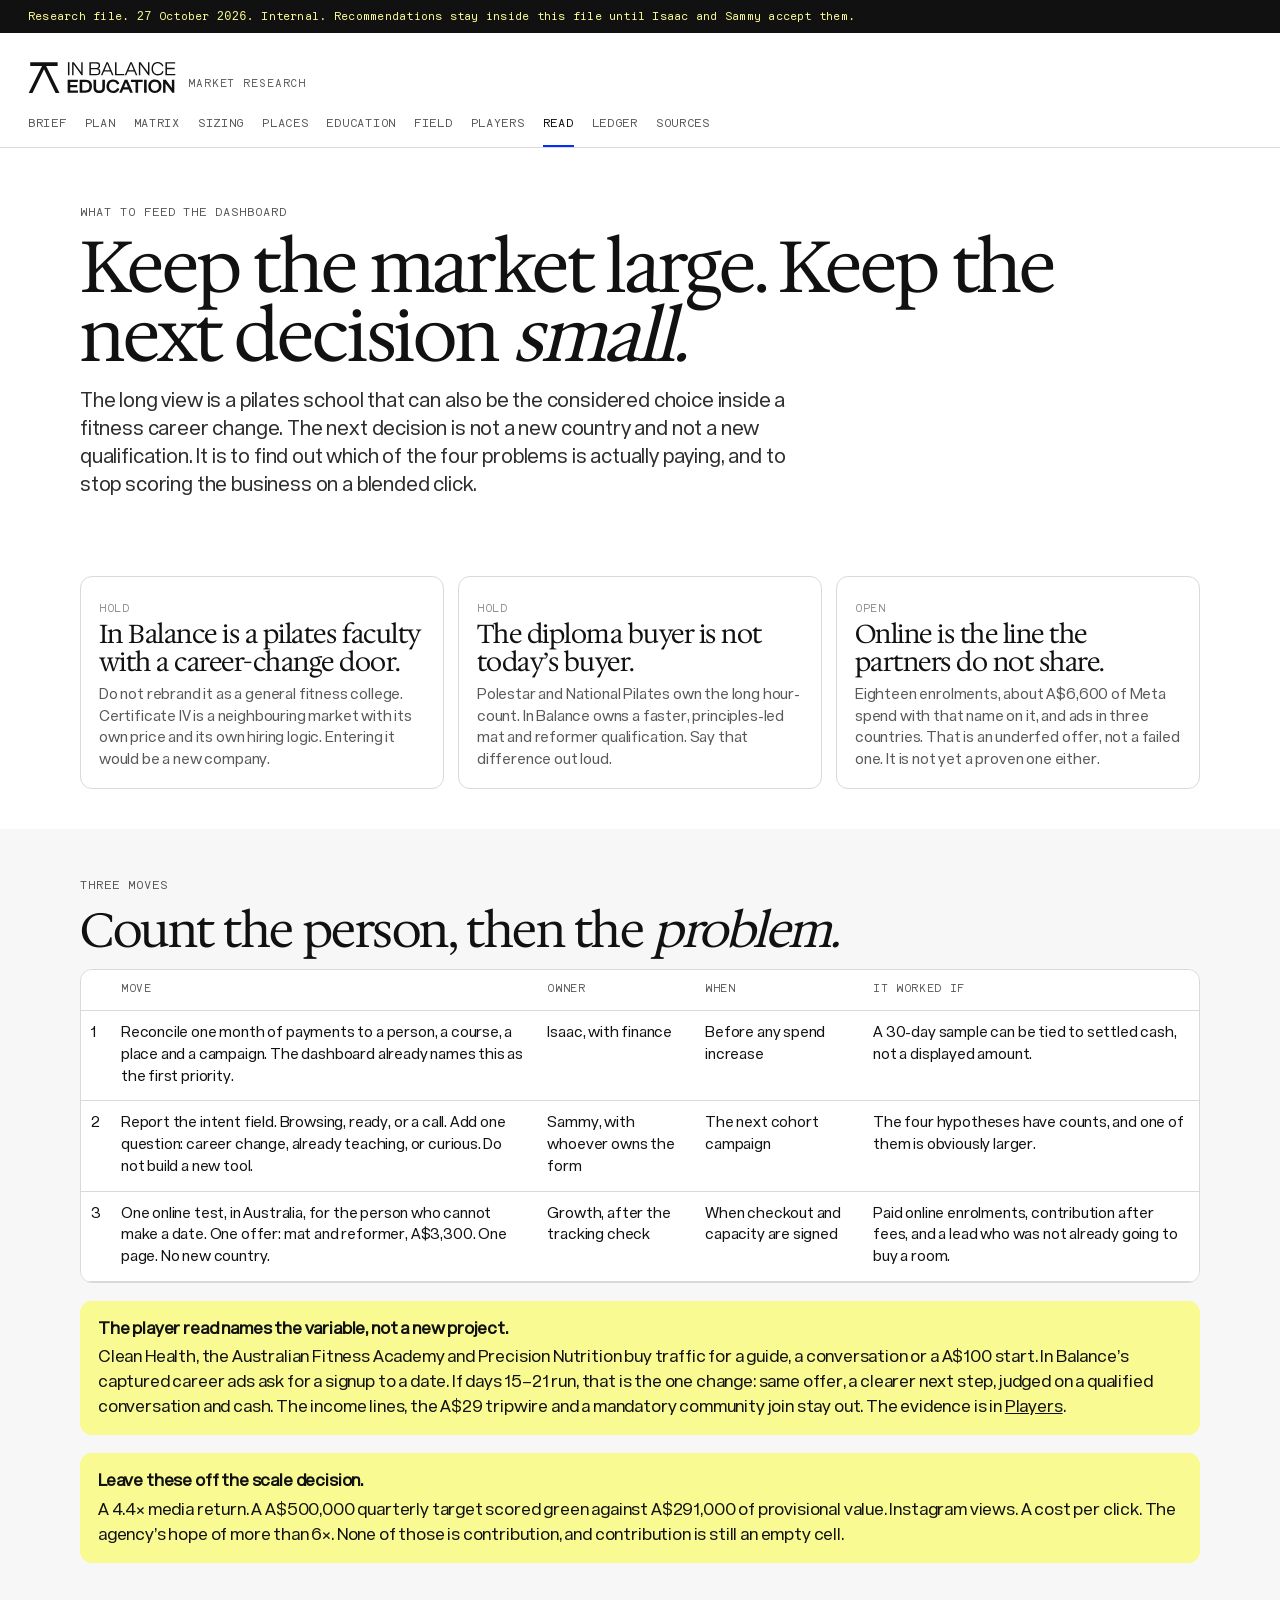
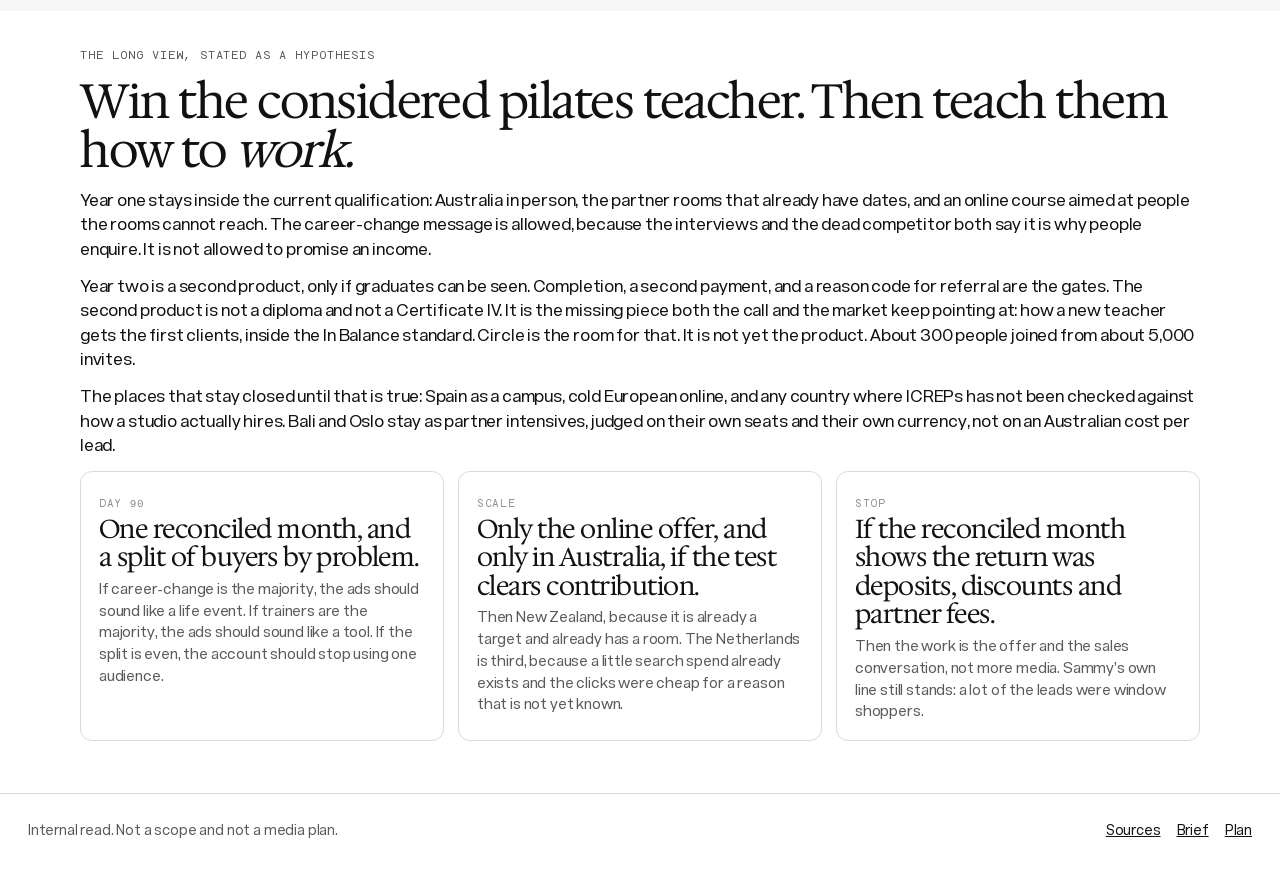
<file: implications.html>
<!DOCTYPE html>
<html lang="en-AU">
<head>
  <meta charset="utf-8" />
  <meta name="viewport" content="width=device-width, initial-scale=1" />
  <title>Read · In Balance market research</title>
  <link rel="preconnect" href="https://fonts.googleapis.com" />
  <link href="https://fonts.googleapis.com/css2?family=Hedvig+Letters+Serif:opsz@12..24&display=swap" rel="stylesheet" />
  <link rel="stylesheet" href="css/research.css" />
</head>
<body>
  <a class="skip" href="#content">Skip to content</a>
  <p class="draft">Research file. 27 October 2026. Internal. Recommendations stay inside this file until Isaac and Sammy accept them.</p>
  <header class="nav"><a class="brand" href="index.html"><strong>In Balance</strong><small>Market research</small></a></header>
  <nav class="chapters" aria-label="Report">
    <a href="index.html">Brief</a><a href="plan.html">Plan</a><a href="matrix.html">Matrix</a><a href="sizing.html">Sizing</a>
    <a href="geos.html">Places</a><a href="lanes.html">Education</a><a href="competitors.html">Field</a>
    <a href="players.html">Players</a>
    <a href="implications.html" aria-current="page">Read</a><a href="control-room.html">Ledger</a>
    <a href="sources.html">Sources</a>
  </nav>
  <main id="content">
    <section class="hero-page"><div class="wrap">
      <p class="kicker">What to feed the dashboard</p>
      <h1>Keep the market large. Keep the next decision <em>small.</em></h1>
      <p class="lede">The long view is a pilates school that can also be the considered choice inside a fitness career change. The next decision is not a new country and not a new qualification. It is to find out which of the four problems is actually paying, and to stop scoring the business on a blended click.</p>
    </div></section>
    <section class="section"><div class="wrap">
      <div class="grid-3">
        <article class="card"><span class="idx">Hold</span><h3>In Balance is a pilates faculty with a career-change door.</h3><p>Do not rebrand it as a general fitness college. Certificate IV is a neighbouring market with its own price and its own hiring logic. Entering it would be a new company.</p></article>
        <article class="card"><span class="idx">Hold</span><h3>The diploma buyer is not today’s buyer.</h3><p>Polestar and National Pilates own the long hour-count. In Balance owns a faster, principles-led mat and reformer qualification. Say that difference out loud.</p></article>
        <article class="card"><span class="idx">Open</span><h3>Online is the line the partners do not share.</h3><p>Eighteen enrolments, about A$6,600 of Meta spend with that name on it, and ads in three countries. That is an underfed offer, not a failed one. It is not yet a proven one either.</p></article>
      </div>
    </div></section>
    <section class="section paper"><div class="wrap">
      <p class="kicker">Three moves</p>
      <h2>Count the person, then the <em>problem.</em></h2>
      <div class="table-wrap">
        <table>
          <thead><tr><th></th><th>Move</th><th>Owner</th><th>When</th><th>It worked if</th></tr></thead>
          <tbody>
            <tr><td>1</td><td>Reconcile one month of payments to a person, a course, a place and a campaign. The dashboard already names this as the first priority.</td><td>Isaac, with finance</td><td>Before any spend increase</td><td>A 30-day sample can be tied to settled cash, not a displayed amount.</td></tr>
            <tr><td>2</td><td>Report the intent field. Browsing, ready, or a call. Add one question: career change, already teaching, or curious. Do not build a new tool.</td><td>Sammy, with whoever owns the form</td><td>The next cohort campaign</td><td>The four hypotheses have counts, and one of them is obviously larger.</td></tr>
            <tr><td>3</td><td>One online test, in Australia, for the person who cannot make a date. One offer: mat and reformer, A$3,300. One page. No new country.</td><td>Growth, after the tracking check</td><td>When checkout and capacity are signed</td><td>Paid online enrolments, contribution after fees, and a lead who was not already going to buy a room.</td></tr>
          </tbody>
        </table>
      </div>
      <div class="callout">
        <strong>The player read names the variable, not a new project.</strong>
        Clean Health, the Australian Fitness Academy and Precision Nutrition buy traffic for a guide, a conversation or a A$100 start. In Balance’s captured career ads ask for a signup to a date. If days 15–21 run, that is the one change: same offer, a clearer next step, judged on a qualified conversation and cash. The income lines, the A$29 tripwire and a mandatory community join stay out. The evidence is in <a href="players.html">Players</a>.
      </div>
      <div class="callout">
        <strong>Leave these off the scale decision.</strong>
        A 4.4× media return. A A$500,000 quarterly target scored green against A$291,000 of provisional value. Instagram views. A cost per click. The agency’s hope of more than 6×. None of those is contribution, and contribution is still an empty cell.
      </div>
    </div></section>
    <section class="section"><div class="wrap">
      <p class="kicker">The long view, stated as a hypothesis</p>
      <h2>Win the considered pilates teacher. Then teach them how to <em>work.</em></h2>
      <p>Year one stays inside the current qualification: Australia in person, the partner rooms that already have dates, and an online course aimed at people the rooms cannot reach. The career-change message is allowed, because the interviews and the dead competitor both say it is why people enquire. It is not allowed to promise an income.</p>
      <p>Year two is a second product, only if graduates can be seen. Completion, a second payment, and a reason code for referral are the gates. The second product is not a diploma and not a Certificate IV. It is the missing piece both the call and the market keep pointing at: how a new teacher gets the first clients, inside the In Balance standard. Circle is the room for that. It is not yet the product. About 300 people joined from about 5,000 invites.</p>
      <p>The places that stay closed until that is true: Spain as a campus, cold European online, and any country where ICREPs has not been checked against how a studio actually hires. Bali and Oslo stay as partner intensives, judged on their own seats and their own currency, not on an Australian cost per lead.</p>
      <div class="grid-3">
        <article class="card"><span class="idx">Day 90</span><h3>One reconciled month, and a split of buyers by problem.</h3><p>If career-change is the majority, the ads should sound like a life event. If trainers are the majority, the ads should sound like a tool. If the split is even, the account should stop using one audience.</p></article>
        <article class="card"><span class="idx">Scale</span><h3>Only the online offer, and only in Australia, if the test clears contribution.</h3><p>Then New Zealand, because it is already a target and already has a room. The Netherlands is third, because a little search spend already exists and the clicks were cheap for a reason that is not yet known.</p></article>
        <article class="card"><span class="idx">Stop</span><h3>If the reconciled month shows the return was deposits, discounts and partner fees.</h3><p>Then the work is the offer and the sales conversation, not more media. Sammy’s own line still stands: a lot of the leads were window shoppers.</p></article>
      </div>
    </div></section>
  </main>
  <footer class="site-foot"><div>Internal read. Not a scope and not a media plan.</div><nav><a href="sources.html">Sources</a><a href="index.html">Brief</a><a href="plan.html">Plan</a></nav></footer>
</body>
</html>
</file>
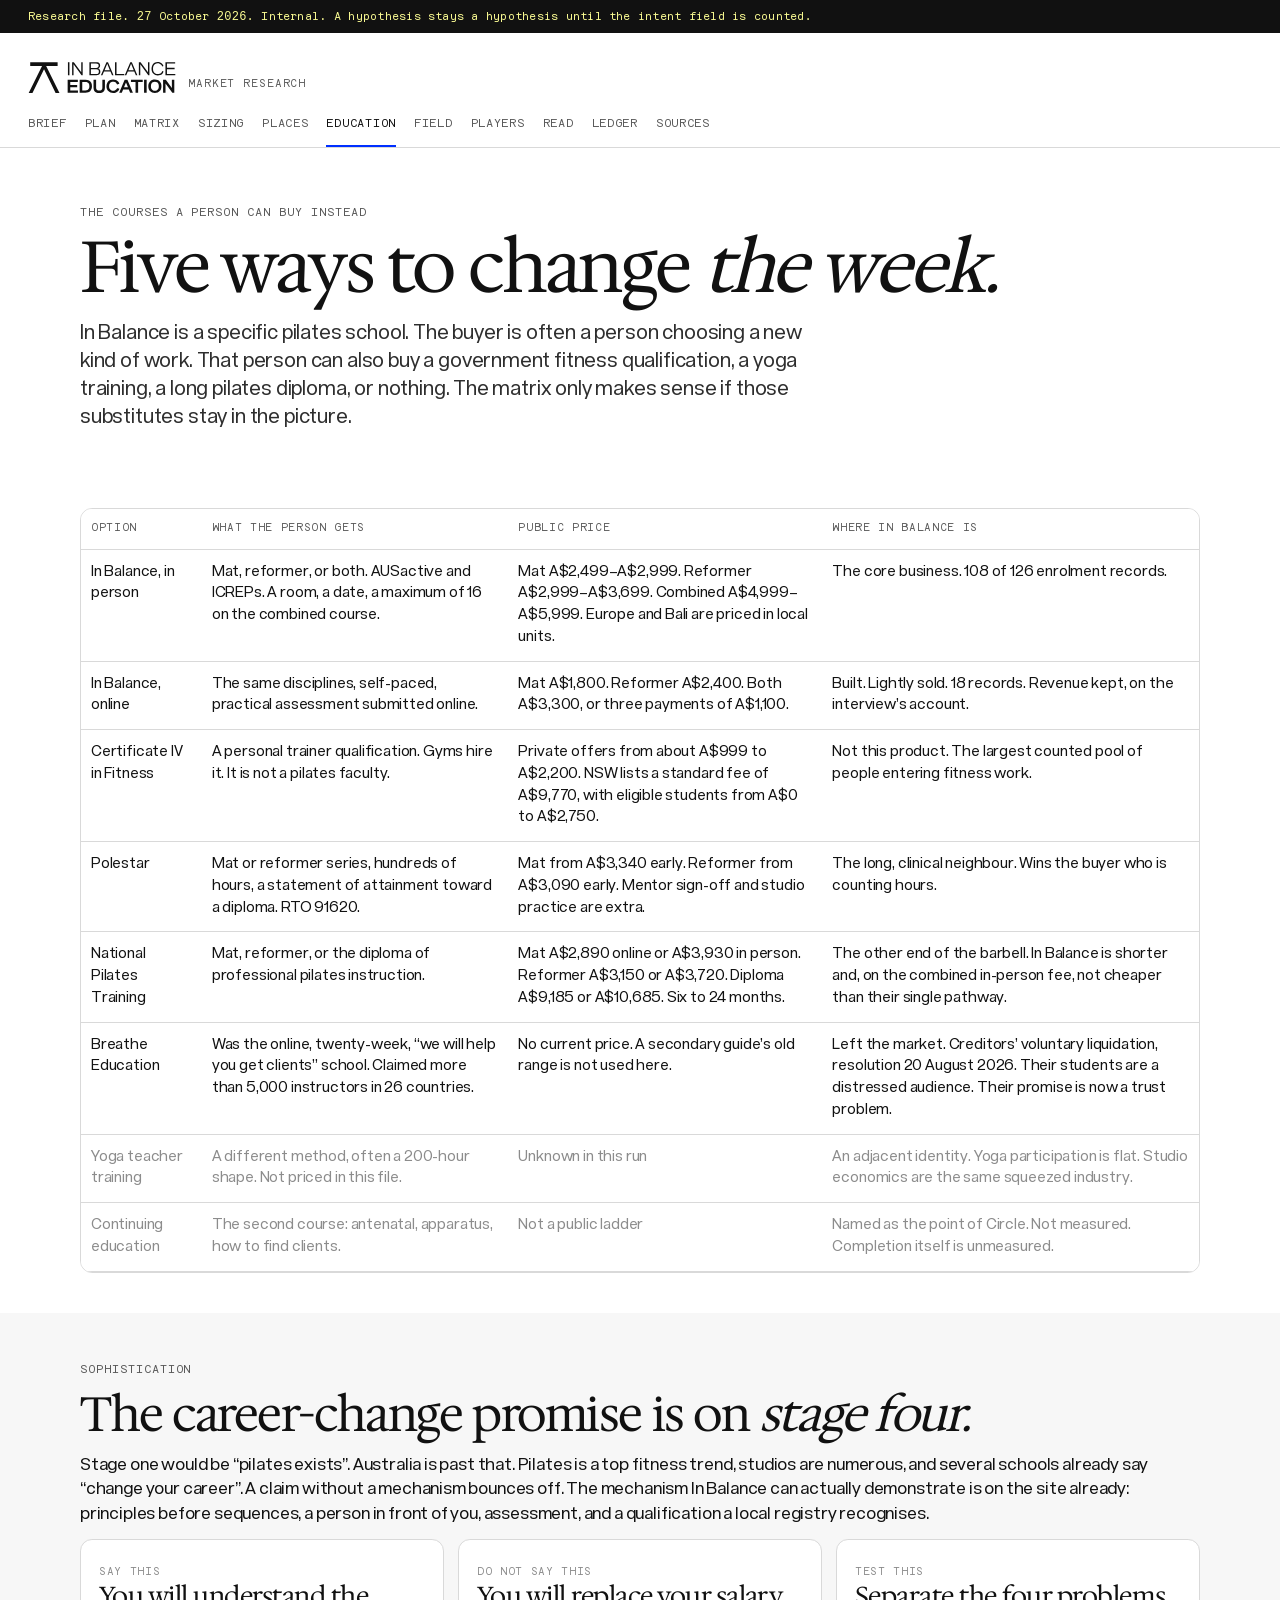
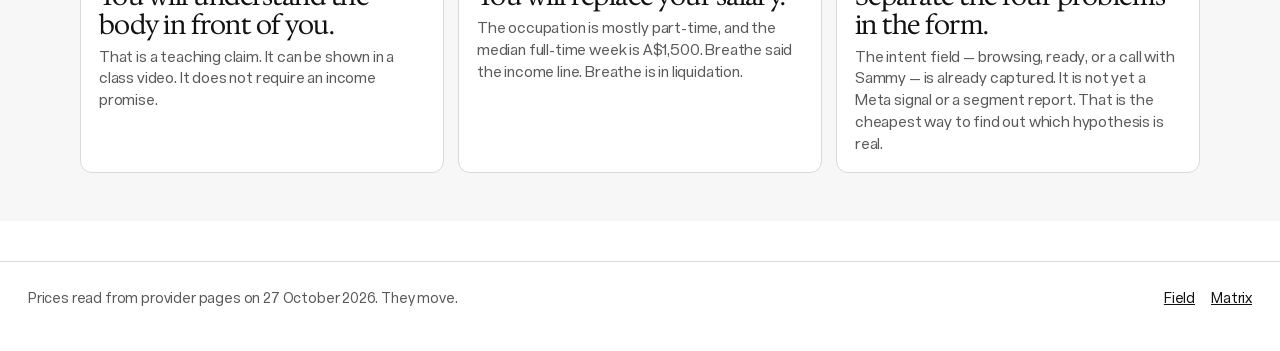
<file: lanes.html>
<!DOCTYPE html>
<html lang="en-AU">
<head>
  <meta charset="utf-8" />
  <meta name="viewport" content="width=device-width, initial-scale=1" />
  <title>Education · In Balance market research</title>
  <link rel="preconnect" href="https://fonts.googleapis.com" />
  <link href="https://fonts.googleapis.com/css2?family=Hedvig+Letters+Serif:opsz@12..24&display=swap" rel="stylesheet" />
  <link rel="stylesheet" href="css/research.css" />
</head>
<body>
  <a class="skip" href="#content">Skip to content</a>
  <p class="draft">Research file. 27 October 2026. Internal. A hypothesis stays a hypothesis until the intent field is counted.</p>
  <header class="nav"><a class="brand" href="index.html"><strong>In Balance</strong><small>Market research</small></a></header>
  <nav class="chapters" aria-label="Report">
    <a href="index.html">Brief</a><a href="plan.html">Plan</a><a href="matrix.html">Matrix</a><a href="sizing.html">Sizing</a>
    <a href="geos.html">Places</a><a href="lanes.html" aria-current="page">Education</a><a href="competitors.html">Field</a>
    <a href="players.html">Players</a>
    <a href="implications.html">Read</a><a href="control-room.html">Ledger</a>
    <a href="sources.html">Sources</a>
  </nav>
  <main id="content">
    <section class="hero-page"><div class="wrap">
      <p class="kicker">The courses a person can buy instead</p>
      <h1>Five ways to change <em>the week.</em></h1>
      <p class="lede">In Balance is a specific pilates school. The buyer is often a person choosing a new kind of work. That person can also buy a government fitness qualification, a yoga training, a long pilates diploma, or nothing. The matrix only makes sense if those substitutes stay in the picture.</p>
    </div></section>
    <section class="section"><div class="wrap">
      <div class="table-wrap">
        <table>
          <thead><tr><th>Option</th><th>What the person gets</th><th>Public price</th><th>Where In Balance is</th></tr></thead>
          <tbody>
            <tr data-grade="primary"><td>In Balance, in person</td><td>Mat, reformer, or both. AUSactive and ICREPs. A room, a date, a maximum of 16 on the combined course.</td><td>Mat A$2,499–A$2,999. Reformer A$2,999–A$3,699. Combined A$4,999–A$5,999. Europe and Bali are priced in local units.</td><td>The core business. 108 of 126 enrolment records.</td></tr>
            <tr data-grade="primary"><td>In Balance, online</td><td>The same disciplines, self-paced, practical assessment submitted online.</td><td>Mat A$1,800. Reformer A$2,400. Both A$3,300, or three payments of A$1,100.</td><td>Built. Lightly sold. 18 records. Revenue kept, on the interview’s account.</td></tr>
            <tr data-grade="primary"><td>Certificate IV in Fitness</td><td>A personal trainer qualification. Gyms hire it. It is not a pilates faculty.</td><td>Private offers from about A$999 to A$2,200. NSW lists a standard fee of A$9,770, with eligible students from A$0 to A$2,750.</td><td>Not this product. The largest counted pool of people entering fitness work.</td></tr>
            <tr data-grade="primary"><td>Polestar</td><td>Mat or reformer series, hundreds of hours, a statement of attainment toward a diploma. RTO 91620.</td><td>Mat from A$3,340 early. Reformer from A$3,090 early. Mentor sign-off and studio practice are extra.</td><td>The long, clinical neighbour. Wins the buyer who is counting hours.</td></tr>
            <tr data-grade="primary"><td>National Pilates Training</td><td>Mat, reformer, or the diploma of professional pilates instruction.</td><td>Mat A$2,890 online or A$3,930 in person. Reformer A$3,150 or A$3,720. Diploma A$9,185 or A$10,685. Six to 24 months.</td><td>The other end of the barbell. In Balance is shorter and, on the combined in-person fee, not cheaper than their single pathway.</td></tr>
            <tr data-grade="claim"><td>Breathe Education</td><td>Was the online, twenty-week, “we will help you get clients” school. Claimed more than 5,000 instructors in 26 countries.</td><td>No current price. A secondary guide’s old range is not used here.</td><td>Left the market. Creditors’ voluntary liquidation, resolution 20 August 2026. Their students are a distressed audience. Their promise is now a trust problem.</td></tr>
            <tr data-grade="gap"><td>Yoga teacher training</td><td>A different method, often a 200-hour shape. Not priced in this file.</td><td>Unknown in this run</td><td>An adjacent identity. Yoga participation is flat. Studio economics are the same squeezed industry.</td></tr>
            <tr data-grade="gap"><td>Continuing education</td><td>The second course: antenatal, apparatus, how to find clients.</td><td>Not a public ladder</td><td>Named as the point of Circle. Not measured. Completion itself is unmeasured.</td></tr>
          </tbody>
        </table>
      </div>
    </div></section>
    <section class="section paper"><div class="wrap">
      <p class="kicker">Sophistication</p>
      <h2>The career-change promise is on <em>stage four.</em></h2>
      <p>Stage one would be “pilates exists”. Australia is past that. Pilates is a top fitness trend, studios are numerous, and several schools already say “change your career”. A claim without a mechanism bounces off. The mechanism In Balance can actually demonstrate is on the site already: principles before sequences, a person in front of you, assessment, and a qualification a local registry recognises.</p>
      <div class="grid-3">
        <article class="card"><span class="idx">Say this</span><h3>You will understand the body in front of you.</h3><p>That is a teaching claim. It can be shown in a class video. It does not require an income promise.</p></article>
        <article class="card"><span class="idx">Do not say this</span><h3>You will replace your salary.</h3><p>The occupation is mostly part-time, and the median full-time week is A$1,500. Breathe said the income line. Breathe is in liquidation.</p></article>
        <article class="card"><span class="idx">Test this</span><h3>Separate the four problems in the form.</h3><p>The intent field — browsing, ready, or a call with Sammy — is already captured. It is not yet a Meta signal or a segment report. That is the cheapest way to find out which hypothesis is real.</p></article>
      </div>
    </div></section>
  </main>
  <footer class="site-foot"><div>Prices read from provider pages on 27 October 2026. They move.</div><nav><a href="competitors.html">Field</a><a href="matrix.html">Matrix</a></nav></footer>
</body>
</html>
</file>
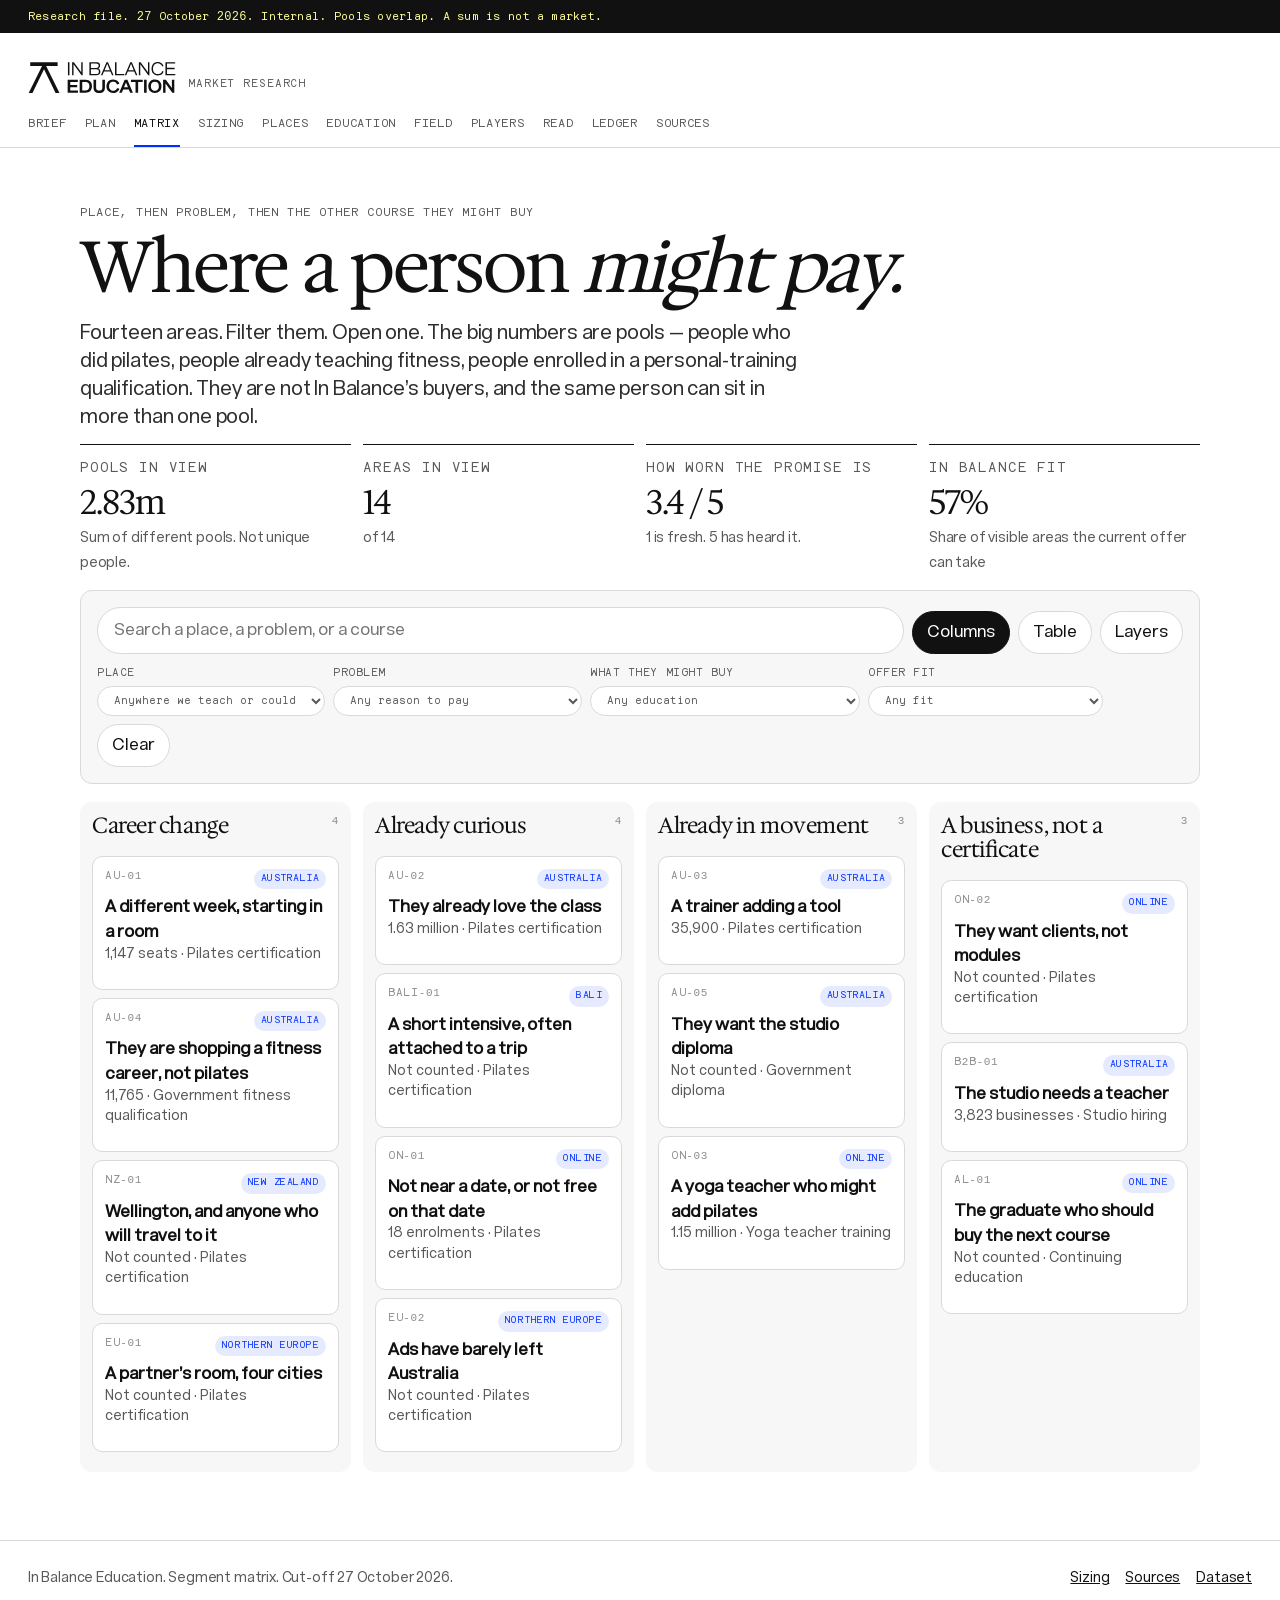
<file: matrix.html>
<!DOCTYPE html>
<html lang="en-AU">
<head>
  <meta charset="utf-8" />
  <meta name="viewport" content="width=device-width, initial-scale=1" />
  <title>Matrix · In Balance market research</title>
  <meta name="description" content="Place, problem and education option for In Balance. Reach pools overlap. Cut-off 27 October 2026." />
  <link rel="preconnect" href="https://fonts.googleapis.com" />
  <link rel="preconnect" href="https://fonts.gstatic.com" crossorigin />
  <link href="https://fonts.googleapis.com/css2?family=Hedvig+Letters+Serif:opsz@12..24&display=swap" rel="stylesheet" />
  <link rel="stylesheet" href="css/research.css" />
</head>
<body data-page="matrix" data-cutoff="2026-10-27">
  <a class="skip" href="#content">Skip to content</a>
  <p class="draft">Research file. 27 October 2026. Internal. Pools overlap. A sum is not a market.</p>
  <header class="nav">
    <a class="brand" href="index.html"><strong>In Balance</strong><small>Market research</small></a>
  </header>
  <nav class="chapters" aria-label="Report">
    <a href="index.html">Brief</a><a href="plan.html">Plan</a>
    <a href="matrix.html" aria-current="page">Matrix</a>
    <a href="sizing.html">Sizing</a>
    <a href="geos.html">Places</a>
    <a href="lanes.html">Education</a>
    <a href="competitors.html">Field</a>
    <a href="players.html">Players</a>
    <a href="implications.html">Read</a>
    <a href="control-room.html">Ledger</a>
    <a href="sources.html">Sources</a>
  </nav>

  <main id="content">
    <section class="hero-page">
      <div class="wrap">
        <p class="kicker">Place, then problem, then the other course they might buy</p>
        <h1>Where a person <em>might pay.</em></h1>
        <p class="lede">Fourteen areas. Filter them. Open one. The big numbers are pools — people who did pilates, people already teaching fitness, people enrolled in a personal-training qualification. They are not In Balance’s buyers, and the same person can sit in more than one pool.</p>

        <div class="kpis" aria-live="polite">
          <div class="kpi"><span class="idx">Pools in view</span><b id="kpi-reach">—</b><span id="kpi-reach-note">Not unique people</span></div>
          <div class="kpi"><span class="idx">Areas in view</span><b id="kpi-count">0</b><span id="kpi-count-note">of 14</span></div>
          <div class="kpi"><span class="idx">How worn the promise is</span><b id="kpi-soph">—</b><span>1 is fresh. 5 has heard it.</span></div>
          <div class="kpi"><span class="idx">In Balance fit</span><b id="kpi-fit">—</b><span>Share of visible areas the current offer can take</span></div>
        </div>

        <div class="deck">
          <div class="deck-top">
            <input id="q" class="search" type="search" placeholder="Search a place, a problem, or a course" aria-label="Search areas" />
            <div class="views" role="group" aria-label="View">
              <button class="view-btn" type="button" data-view="columns" aria-pressed="true">Columns</button>
              <button class="view-btn" type="button" data-view="table" aria-pressed="false">Table</button>
              <button class="view-btn" type="button" data-view="charts" aria-pressed="false">Layers</button>
            </div>
          </div>
          <div class="filters">
            <label>Place<select id="f-place"><option value="all">Anywhere we teach or could</option></select></label>
            <label>Problem<select id="f-problem"><option value="all">Any reason to pay</option></select></label>
            <label>What they might buy<select id="f-lane"><option value="all">Any education</option></select></label>
            <label>Offer fit<select id="f-fit"><option value="all">Any fit</option><option value="now">Current offer can take them</option><option value="later">A later product</option><option value="no">Someone else’s course</option></select></label>
            <button class="text-btn" type="button" id="clear">Clear</button>
          </div>
        </div>

        <div id="view-columns" class="columns"></div>
        <div id="view-table" class="table-wrap hidden"></div>
        <div id="view-charts" class="hidden">
          <p class="kicker">Five layers. Do not add them.</p>
          <h2>Each bar is a <em>different thing.</em></h2>
          <div class="bars" id="layers"></div>
          <p class="note" style="margin-top: 14px;">Widths are within each layer’s own scale, so a gym-revenue bar is not “bigger than” a headcount. Read the number, not the length, across rows.</p>
        </div>
      </div>
    </section>
  </main>

  <footer class="site-foot">
    <div>In Balance Education. Segment matrix. Cut-off 27 October 2026.</div>
    <nav aria-label="Footer"><a href="sizing.html">Sizing</a><a href="sources.html">Sources</a><a href="data/research.json">Dataset</a></nav>
  </footer>

  <div class="drawer-back" id="drawer">
    <aside class="drawer" role="dialog" aria-modal="true" aria-labelledby="drawer-title">
      <button class="close" type="button" id="drawer-close">Close</button>
      <p class="kicker" id="drawer-kicker"></p>
      <h2 id="drawer-title"></h2>
      <p id="drawer-lead"></p>
      <div id="drawer-body"></div>
    </aside>
  </div>

  <script>
    const areas = [
      {
        id: "AU-01",
        place: "Australia",
        problem: "Career change",
        lane: "Pilates certification",
        fit: "now",
        title: "A different week, starting in a room",
        pool: 1147,
        poolLabel: "1,147 seats",
        poolNote: "Worked scenario, not a census: 3,823 pilates and yoga businesses × 0.3 new teachers. One seat is not one enrolment.",
        grade: "derived",
        soph: 3,
        sophText: "They have seen ‘become a pilates instructor’ ads. A date and a city still does the work.",
        situation: "Something in the old week has ended, or is about to. The discovery interviews named a degree finishing, a corporate exit, or a death.",
        wrong: "Buying the cheapest certificate, or the longest diploma, before knowing which room they can actually teach in.",
        want: "A qualification a studio will recognise, and a week that looks different within a year.",
        offer: "In-person mat from A$2,499, reformer from A$2,999, mat and reformer from A$4,999. Sydney, Melbourne, Brisbane, Gold Coast. Early prices sit under the crossed-out standard price.",
        evidence: "Interview, 21 Oct 2026. IBISWorld public page, April 2026. Live course board, 27 Oct 2026.",
        limit: "No counted share of enrolments is tagged career-change. The intent field exists and is not yet a report."
      },
      {
        id: "AU-02",
        place: "Australia",
        problem: "Already curious",
        lane: "Pilates certification",
        fit: "now",
        title: "They already love the class",
        pool: 1630000,
        poolLabel: "1.63 million",
        poolNote: "Adults who did pilates in 2025. Almost none of them will buy a course. This is the ocean, not the harbour.",
        grade: "claim",
        soph: 4,
        sophText: "Pilates is the second-ranked fitness trend for 2025–26. The ‘become a teacher’ promise is worn.",
        situation: "The class is the best hour of the week. Teaching it feels like the obvious next step, until the price and the practice hours appear.",
        wrong: "Treating every page view as a future teacher. July and August turned about 2.3% of first-seen leads into a payment within 30 days.",
        want: "To be the person at the front, without giving up the job until the qualification is real.",
        offer: "The public site already speaks to flexibility around work, family and travel. That is this person, in the brand’s own words.",
        evidence: "AusPlay figure as cited by Yoga Australia and a studio operator, 2025. AUSactive trends, 2025–26. Client lead-to-payment audit.",
        limit: "The 1.63 million figure is cited, not read from the ASC data table in this file."
      },
      {
        id: "AU-03",
        place: "Australia",
        problem: "Already in movement",
        lane: "Pilates certification",
        fit: "now",
        title: "A trainer adding a tool",
        pool: 35900,
        poolLabel: "35,900",
        poolNote: "Fitness instructors employed in Australia. Gym pilates teachers are inside this count. Studio pilates teachers are a separate occupation with no public headcount yet.",
        grade: "official",
        soph: 4,
        sophText: "They already hold a Certificate IV or equivalent. Another certificate has to change what they can charge.",
        situation: "They teach, or they treat. A reformer credential lets them work in a studio, raise a rate, or leave a gym floor.",
        wrong: "Selling them a beginner career-change story. They want the gap in their current week filled.",
        want: "Mat and reformer, recognised, without a year out of paid teaching.",
        offer: "Online mat A$1,800, reformer A$2,400, both A$3,300. In-person is faster and more expensive. AUSactive registration is the local proof.",
        evidence: "Jobs and Skills Australia, Fitness Instructors, February 2026 trend. ABS OSCA 462231 separates pilates instructors and excludes gym pilates. Online prices from the CEO dashboard, checked against the site.",
        limit: "Sixteen percent of a 632-person AUSactive trend survey work in boutique, pilates or yoga. That is a survey, not a population."
      },
      {
        id: "AU-04",
        place: "Australia",
        problem: "Career change",
        lane: "Government fitness qualification",
        fit: "no",
        title: "They are shopping a fitness career, not pilates",
        pool: 11765,
        poolLabel: "11,765",
        poolNote: "Certificate IV in Fitness enrolments in 2025, from a compiler of NCVER Total VET Activity. People in training, not completions, and not pilates students.",
        grade: "claim",
        soph: 3,
        sophText: "The personal-trainer course is a known product, often under A$2,200, sometimes subsidised.",
        situation: "The search starts at ‘personal trainer course’, not ‘reformer certification’. Pilates shows up later, or not at all.",
        wrong: "Assuming this pool converts if the ad says pilates. Most of it is a different job.",
        want: "A nationally recognised qualification and a job title a gym already hires.",
        offer: "In Balance does not sell SIS40221. This pool is the market beside the market. A later bridge course could speak to graduates. It does not exist now.",
        evidence: "Get Course, page updated 21 Oct 2026, citing NCVER 2025. NSW standard fee listing A$9,770 before subsidy. ACFPT public price from A$999.",
        limit: "NCVER’s own table was not opened for this file. Treat 11,765 as a cited compiler figure."
      },
      {
        id: "AU-05",
        place: "Australia",
        problem: "Already in movement",
        lane: "Government diploma",
        fit: "later",
        title: "They want the studio diploma",
        pool: null,
        poolLabel: "Not counted",
        poolNote: "No public count of diploma enrolments was opened. National Pilates Training publishes prices, not student numbers.",
        grade: "gap",
        soph: 5,
        sophText: "This buyer has already compared comprehensive schools. Mechanism and hours beat a lifestyle ad.",
        situation: "A clinic, a fully equipped studio, or an insurer-minded employer asked for the diploma, not a short certification.",
        wrong: "Matching them on price with a three-weekend course. The hours are the product.",
        want: "The apparatus, the logbook, and a qualification that reads as comprehensive.",
        offer: "Not the current In Balance course. Polestar’s mat series is from A$3,340 before mentor costs, on a diploma path. National Pilates’ diploma is A$9,185 online or A$10,685 in person.",
        evidence: "Polestar and National Pilates Training pricing pages, read 27 Oct 2026.",
        limit: "In Balance can feed this person a mat and reformer start. It cannot honestly claim the diploma."
      },
      {
        id: "NZ-01",
        place: "New Zealand",
        problem: "Career change",
        lane: "Pilates certification",
        fit: "now",
        title: "Wellington, and anyone who will travel to it",
        pool: null,
        poolLabel: "Not counted",
        poolNote: "No New Zealand pilates participation series was opened. One host studio is on the public board.",
        grade: "gap",
        soph: 3,
        sophText: "A smaller ad market. The room is the proof.",
        situation: "Same life-event buyer as Australia, with one teaching city on the board.",
        wrong: "Using an Australian cost-per-lead as the New Zealand budget.",
        want: "A recognised course without flying to Sydney for every weekend.",
        offer: "Soul Pilates, Lambton Quay. Mat NZ$2,499 early. Mat and reformer NZ$4,999 early. Online remains the path for the rest of the country.",
        evidence: "Live location and price board, 27 Oct 2026. Interview: online ads have included New Zealand.",
        limit: "Enrolments are not split by country in the scorecard used here."
      },
      {
        id: "BALI-01",
        place: "Bali",
        problem: "Already curious",
        lane: "Pilates certification",
        fit: "now",
        title: "A short intensive, often attached to a trip",
        pool: null,
        poolLabel: "Not counted",
        poolNote: "Bali has no published count of teacher-training buyers. Prices are the evidence that a different buyer shows up.",
        grade: "gap",
        soph: 3,
        sophText: "The trip is the hook. The qualification has to survive the flight home.",
        situation: "A few days in Bingin. Some students are travelling. Some live there. The dashboard’s US dollar amounts are consistent with this room, and not proof of it.",
        wrong: "Judging Bali by an Australian lead-quality rule.",
        want: "The certificate, and the week away, in one decision.",
        offer: "Pilates by Bambu. Mat USD-style 1,749 early. Combined intensive 3,499 early, five days. October 2026 and repeats in 2027 are on the board.",
        evidence: "Live course board, 27 Oct 2026. Finance sheet shows USD amounts displayed across the four months.",
        limit: "Currency on a sale is not a country. USD rows were not joined to Bali."
      },
      {
        id: "EU-01",
        place: "Northern Europe",
        problem: "Career change",
        lane: "Pilates certification",
        fit: "now",
        title: "A partner’s room, four cities",
        pool: null,
        poolLabel: "Not counted",
        poolNote: "Oslo, Berlin, Munich and Amsterdam are on the board. Spain was named in the interview and is not on that board.",
        grade: "primary",
        soph: 3,
        sophText: "Each city has its own schools. In Balance is the visiting method, not the local default.",
        situation: "The partner fills the room. In Balance supplies the education and shares the in-person result. Online keeps the whole sale.",
        wrong: "One European budget. Oslo is priced in krone. Berlin, Munich and Amsterdam are priced in euro. Dutch search has already spent a little.",
        want: "A visiting faculty they trust, in a studio they already know.",
        offer: "Oslo mat early 16,599 kr. Berlin and Amsterdam mat early €1,499. Munich mat is on the 2027 board. Google Ads sent 75 clicks to an Overijssel page for about A$23.",
        evidence: "Live course board. Interview: about ten partners, including Norway, Spain, Germany, the Netherlands, New Zealand, Bali and Australia. Google Ads landing pages, four-month view.",
        limit: "Spain has no public course in the board read on 27 Oct. Partner margin is not in the revenue line."
      },
      {
        id: "ON-01",
        place: "Online",
        problem: "Already curious",
        lane: "Pilates certification",
        fit: "now",
        title: "Not near a date, or not free on that date",
        pool: 18,
        poolLabel: "18 enrolments",
        poolNote: "Online enrolment records, 1 July–26 October 2026. This is In Balance’s own result, not a market size.",
        grade: "client",
        soph: 4,
        sophText: "Online pilates certificates are a known category. Breathe’s collapse makes the promise louder and less trusted.",
        situation: "Work, children, or distance. The site says this directly. Ads for online have only been aimed at Australia, New Zealand and the Netherlands.",
        wrong: "Sending this person into the in-person nurture, or judging the offer on 18 sales while it was barely advertised.",
        want: "Start now. Finish around a real week. Still be allowed to teach.",
        offer: "Mat and reformer online, A$3,300, or A$1,100 a month for three months. AUSactive and ICREPs. Practical assessment submitted online.",
        evidence: "Course page and dashboard product prices. Interview: online geography limited to AU, NZ, NL. Eighteen online records in the period.",
        limit: "October’s three online records showed A$825, A$1,100 and A$1,100. The A$825 is below the advertised plan. Reason unknown."
      },
      {
        id: "ON-02",
        place: "Online",
        problem: "A business, not a certificate",
        lane: "Pilates certification",
        fit: "later",
        title: "They want clients, not modules",
        pool: null,
        poolLabel: "Not counted",
        poolNote: "No graduate employment or client-acquisition result is in the dashboard. Teachable progress was not in the backend that was checked.",
        grade: "gap",
        soph: 5,
        sophText: "Breathe said the quiet part: twenty weeks, then help getting paid. That school is now in liquidation. The desire remains.",
        situation: "The certificate is a means. The fear is graduating into an empty timetable.",
        wrong: "Another anatomy module. Or a guarantee of income, which this file does not support.",
        want: "A way to find the first paying clients, and a room or a reformer to teach them on.",
        offer: "Not built as a public product. The discovery call flagged it as the strongest top-of-funnel hook, especially online. Circle is the nearest asset: about 300 of 5,000 invited contacts joined.",
        evidence: "Discovery notes. Breathe Education walkthrough, April 2026, company claim of 5,000 instructors in 26 countries. ASIC creditors’ voluntary liquidation, resolution 20 August 2026.",
        limit: "Do not inherit Breathe’s income language. Their claim died with the company."
      },
      {
        id: "ON-03",
        place: "Online",
        problem: "Already in movement",
        lane: "Yoga teacher training",
        fit: "no",
        title: "A yoga teacher who might add pilates",
        pool: 1150000,
        poolLabel: "1.15 million",
        poolNote: "Australian adults who did yoga, cited beside the pilates figure. Participants, and yoga was roughly flat while pilates grew.",
        grade: "claim",
        soph: 4,
        sophText: "Yoga training is its own market. Pilates is an add-on, not a replacement.",
        situation: "They already teach, or they already practise. A second method has to fit the week they have.",
        wrong: "A career-change ad. They have a practice.",
        want: "Reformer literacy without abandoning yoga.",
        offer: "Possible online buyer. Not a separate In Balance product. Yoga Australia’s own note: more studios, less revenue, and new teachers feel it.",
        evidence: "Yoga Australia, State of Yoga 2026, citing studio turnover and AusPlay.",
        limit: "No In Balance creative has been scored against this person."
      },
      {
        id: "B2B-01",
        place: "Australia",
        problem: "A business, not a certificate",
        lane: "Studio hiring",
        fit: "later",
        title: "The studio needs a teacher",
        pool: 3823,
        poolLabel: "3,823 businesses",
        poolNote: "Pilates and yoga studios, IBISWorld 2026. Businesses, not vacancies. Two-thirds of a 70-operator AUSactive survey expected to be short of exercise professionals within a year.",
        grade: "publisher",
        soph: 2,
        sophText: "Studios do not need another student ad. They need a graduate who can hold a class.",
        situation: "Revenue per studio is under pressure. Headcount is not. The employer’s problem is a roster, not a dream.",
        wrong: "Counting a studio as a student. The studio is a channel and a job market.",
        want: "Someone who can teach mat and reformer next month, and stay.",
        offer: "Partner rooms already do a version of this outside Australia. An Australian studio-hiring or graduate-placement offer is not on the site.",
        evidence: "IBISWorld public page. AUSactive annual report 2024/25, workforce survey of 70 operators covering 1,300-plus businesses.",
        limit: "The staffing survey is not pilates-specific. ‘Two-thirds’ is of that respondent set."
      },
      {
        id: "AL-01",
        place: "Online",
        problem: "A business, not a certificate",
        lane: "Continuing education",
        fit: "later",
        title: "The graduate who should buy the next course",
        pool: null,
        poolLabel: "Not counted",
        poolNote: "Completion, referral and second-purchase are empty cells on the dashboard. Circle joins are not learning outcomes.",
        grade: "gap",
        soph: 2,
        sophText: "A second purchase is a fresh promise: antenatal, apparatus, or how to run the week.",
        situation: "They finished, or they stalled. The business keeps no public completion rate, so ascension is a hope.",
        wrong: "Inviting the whole lead list into a community and calling it a curriculum.",
        want: "The next skill that makes the first qualification worth more.",
        offer: "Workshops and continuing education were named as the point of Circle. They are not a priced ladder in this file.",
        evidence: "Dashboard: Teachable view had catalogue metadata, not progress. About 300 Circle members from about 5,000 invites.",
        limit: "Do not forecast repeat revenue until a second payment is joined to a person."
      },
      {
        id: "EU-02",
        place: "Northern Europe",
        problem: "Already curious",
        lane: "Pilates certification",
        fit: "now",
        title: "Ads have barely left Australia",
        pool: null,
        poolLabel: "Not counted",
        poolNote: "Online targeting has been Australia, New Zealand and the Netherlands. The rooms in Oslo, Berlin and Munich are ahead of the ads.",
        grade: "client",
        soph: 3,
        sophText: "A cold European online buyer has not been tested. Do not import an Australian click price.",
        situation: "The product can be studied from anywhere. The media has not been asked to find those people, except in the Netherlands.",
        wrong: "Opening five new countries in the ad account because the course page says worldwide.",
        want: "The same online course, in their language of accreditation, which may not be AUSactive.",
        offer: "ICREPs is the international line on the site. Whether a German or Norwegian studio hires on it is not evidenced here.",
        evidence: "Interview, 21 Oct 2026. Course pages claim AUSactive and ICREPs.",
        limit: "Recognition is a claim on the site until a hiring studio is quoted."
      }
    ];

    const layers = [
      { name: "Fitness facility revenue, Australia", value: "A$3.7bn", width: 100, fill: "", note: "HFA 2026, citing AUSactive. About 6.2 million members, about 8,000 facilities. The page also prints a broken US$239 billion figure. Use the prose." },
      { name: "Wider fitness-related spend", value: "A$8bn+", width: 86, fill: "", note: "Same HFA chapter. A different boundary from facility revenue. Do not add it to A$3.7 billion." },
      { name: "Pilates and yoga studios", value: "A$671m", width: 42, fill: "blue", note: "IBISWorld, 2025–26. Revenue down, business count up to 3,823." },
      { name: "One publisher’s pilates-only Australia", value: "US$0.21bn", width: 28, fill: "yellow", note: "Consumer Industry Insights, 2025. A commercial estimate. Near the studio figure in scale, not the same definition." },
      { name: "A conflicting studio figure", value: "US$5.5bn", width: 100, fill: "yellow", note: "IMARC, Australia pilates and yoga studios, 2025. Not reconcilable with IBISWorld. Do not use it." },
      { name: "Adults who did pilates", value: "1.63m", width: 70, fill: "blue", note: "AusPlay 2025, cited. Yoga about 1.15 million, roughly flat." },
      { name: "Fitness instructors employed", value: "35,900", width: 36, fill: "", note: "Jobs and Skills Australia. 68% part-time. 62% female. Median age 36. Median full-time earnings A$1,500 a week." },
      { name: "Certificate IV in Fitness enrolments", value: "11,765", width: 24, fill: "blue", note: "2025, compiler of NCVER. Up from 10,175 in 2024 on the same page." },
      { name: "In Balance enrolments, four months", value: "126", width: 8, fill: "yellow", note: "108 in person, 18 online. Recorded value about A$291,000. Provisional." }
    ];

    const problems = ["Career change", "Already curious", "Already in movement", "A business, not a certificate"];
    const $ = (id) => document.getElementById(id);
    const uniq = (key) => [...new Set(areas.map((a) => a[key]))];

    function fillSelect(id, values) {
      const el = $(id);
      values.forEach((v) => {
        const o = document.createElement("option");
        o.value = v;
        o.textContent = v;
        el.appendChild(o);
      });
    }
    fillSelect("f-place", uniq("place"));
    fillSelect("f-problem", problems);
    fillSelect("f-lane", uniq("lane"));

    function state() {
      return {
        q: $("q").value.trim().toLowerCase(),
        place: $("f-place").value,
        problem: $("f-problem").value,
        lane: $("f-lane").value,
        fit: $("f-fit").value
      };
    }
    function visible() {
      const s = state();
      return areas.filter((a) => {
        if (s.place !== "all" && a.place !== s.place) return false;
        if (s.problem !== "all" && a.problem !== s.problem) return false;
        if (s.lane !== "all" && a.lane !== s.lane) return false;
        if (s.fit !== "all" && a.fit !== s.fit) return false;
        if (!s.q) return true;
        const blob = [a.title, a.place, a.problem, a.lane, a.situation, a.offer].join(" ").toLowerCase();
        return blob.includes(s.q);
      });
    }
    function money(n) {
      if (n >= 1000000) return (n / 1000000).toFixed(2).replace(/\.00$/, "") + "m";
      if (n >= 1000) return Math.round(n).toLocaleString("en-AU");
      return String(n);
    }
    function card(a) {
      const btn = document.createElement("button");
      btn.type = "button";
      btn.className = "seg";
      btn.innerHTML = `<div class="meta"><span class="idx">${a.id}</span><span class="pill">${a.place}</span></div><strong>${a.title}</strong><p>${a.poolLabel} · ${a.lane}</p>`;
      btn.addEventListener("click", () => openDrawer(a));
      return btn;
    }
    function render() {
      const rows = visible();
      const pool = rows.reduce((sum, a) => sum + (a.pool || 0), 0);
      $("kpi-reach").textContent = pool ? money(pool) : "—";
      $("kpi-reach-note").textContent = pool ? "Sum of different pools. Not unique people." : "Nothing in view has a counted pool.";
      $("kpi-count").textContent = String(rows.length);
      const soph = rows.filter((a) => a.soph);
      const avg = soph.length ? soph.reduce((s, a) => s + a.soph, 0) / soph.length : 0;
      $("kpi-soph").textContent = soph.length ? avg.toFixed(1) + " / 5" : "—";
      const now = rows.filter((a) => a.fit === "now").length;
      $("kpi-fit").textContent = rows.length ? Math.round((now / rows.length) * 100) + "%" : "—";

      const cols = $("view-columns");
      cols.innerHTML = "";
      problems.forEach((problem) => {
        const mine = rows.filter((a) => a.problem === problem);
        const col = document.createElement("section");
        col.className = "column";
        col.innerHTML = `<header><h3>${problem}</h3><span class="idx">${mine.length}</span></header>`;
        if (!mine.length) {
          const p = document.createElement("p");
          p.className = "note";
          p.textContent = "Nothing in this filter.";
          col.appendChild(p);
        }
        mine.forEach((a) => col.appendChild(card(a)));
        cols.appendChild(col);
      });

      const table = $("view-table");
      table.innerHTML = `<table><thead><tr><th>ID</th><th>Problem</th><th>Place</th><th>Might buy</th><th>Pool</th><th>Fit</th><th>Worn</th></tr></thead><tbody>${rows.map((a) => `<tr data-id="${a.id}"><td>${a.id}</td><td>${a.title}</td><td>${a.place}</td><td>${a.lane}</td><td>${a.poolLabel}</td><td>${a.fit}</td><td>${a.soph}/5</td></tr>`).join("")}</tbody></table>`;
      table.querySelectorAll("tr[data-id]").forEach((tr) => {
        tr.style.cursor = "pointer";
        tr.addEventListener("click", () => openDrawer(areas.find((a) => a.id === tr.dataset.id)));
      });

      $("layers").innerHTML = layers.map((layer) => `<div class="bar-row"><div>${layer.name}</div><div class="bar" title="${layer.note}"><i class="${layer.fill}" style="width:${layer.width}%"></i></div><div>${layer.value}</div></div><p class="note" style="margin:-4px 0 8px">${layer.note}</p>`).join("");
    }
    function openDrawer(a) {
      $("drawer-kicker").textContent = `${a.place} · ${a.problem} · ${a.lane}`;
      $("drawer-title").textContent = a.title;
      $("drawer-lead").textContent = a.poolNote;
      const fitText = { now: "The current course can take this person.", later: "A later product. Do not pretend it is on the site.", no: "This is someone else’s course. Useful as context, not as a lead." };
      $("drawer-body").innerHTML = `
        <p><span class="idx">The situation</span><br>${a.situation}</p>
        <p><span class="idx">The wrong fix</span><br>${a.wrong}</p>
        <p><span class="idx">What they want</span><br>${a.want}</p>
        <p><span class="idx">What In Balance can sell</span><br>${a.offer}</p>
        <p><span class="idx">Fit</span><br>${fitText[a.fit]}</p>
        <p><span class="idx">How worn the promise is</span><br>${a.sophText}</p>
        <p><span class="idx">Evidence</span><br>${a.evidence}</p>
        <p><span class="idx">Limit</span><br>${a.limit}</p>`;
      $("drawer").classList.add("open");
      $("drawer-close").focus();
    }
    function closeDrawer() { $("drawer").classList.remove("open"); }
    $("drawer-close").addEventListener("click", closeDrawer);
    $("drawer").addEventListener("click", (event) => { if (event.target.id === "drawer") closeDrawer(); });
    document.addEventListener("keydown", (event) => { if (event.key === "Escape") closeDrawer(); });

    document.querySelectorAll(".view-btn").forEach((btn) => {
      btn.addEventListener("click", () => {
        document.querySelectorAll(".view-btn").forEach((b) => b.setAttribute("aria-pressed", "false"));
        btn.setAttribute("aria-pressed", "true");
        ["columns", "table", "charts"].forEach((name) => {
          $("view-" + name).classList.toggle("hidden", name !== btn.dataset.view);
        });
      });
    });
    ["q", "f-place", "f-problem", "f-lane", "f-fit"].forEach((id) => {
      $(id).addEventListener("input", render);
      $(id).addEventListener("change", render);
    });
    $("clear").addEventListener("click", () => {
      $("q").value = "";
      ["f-place", "f-problem", "f-lane", "f-fit"].forEach((id) => { $(id).value = "all"; });
      render();
    });
    render();
  </script>
</body>
</html>
</file>
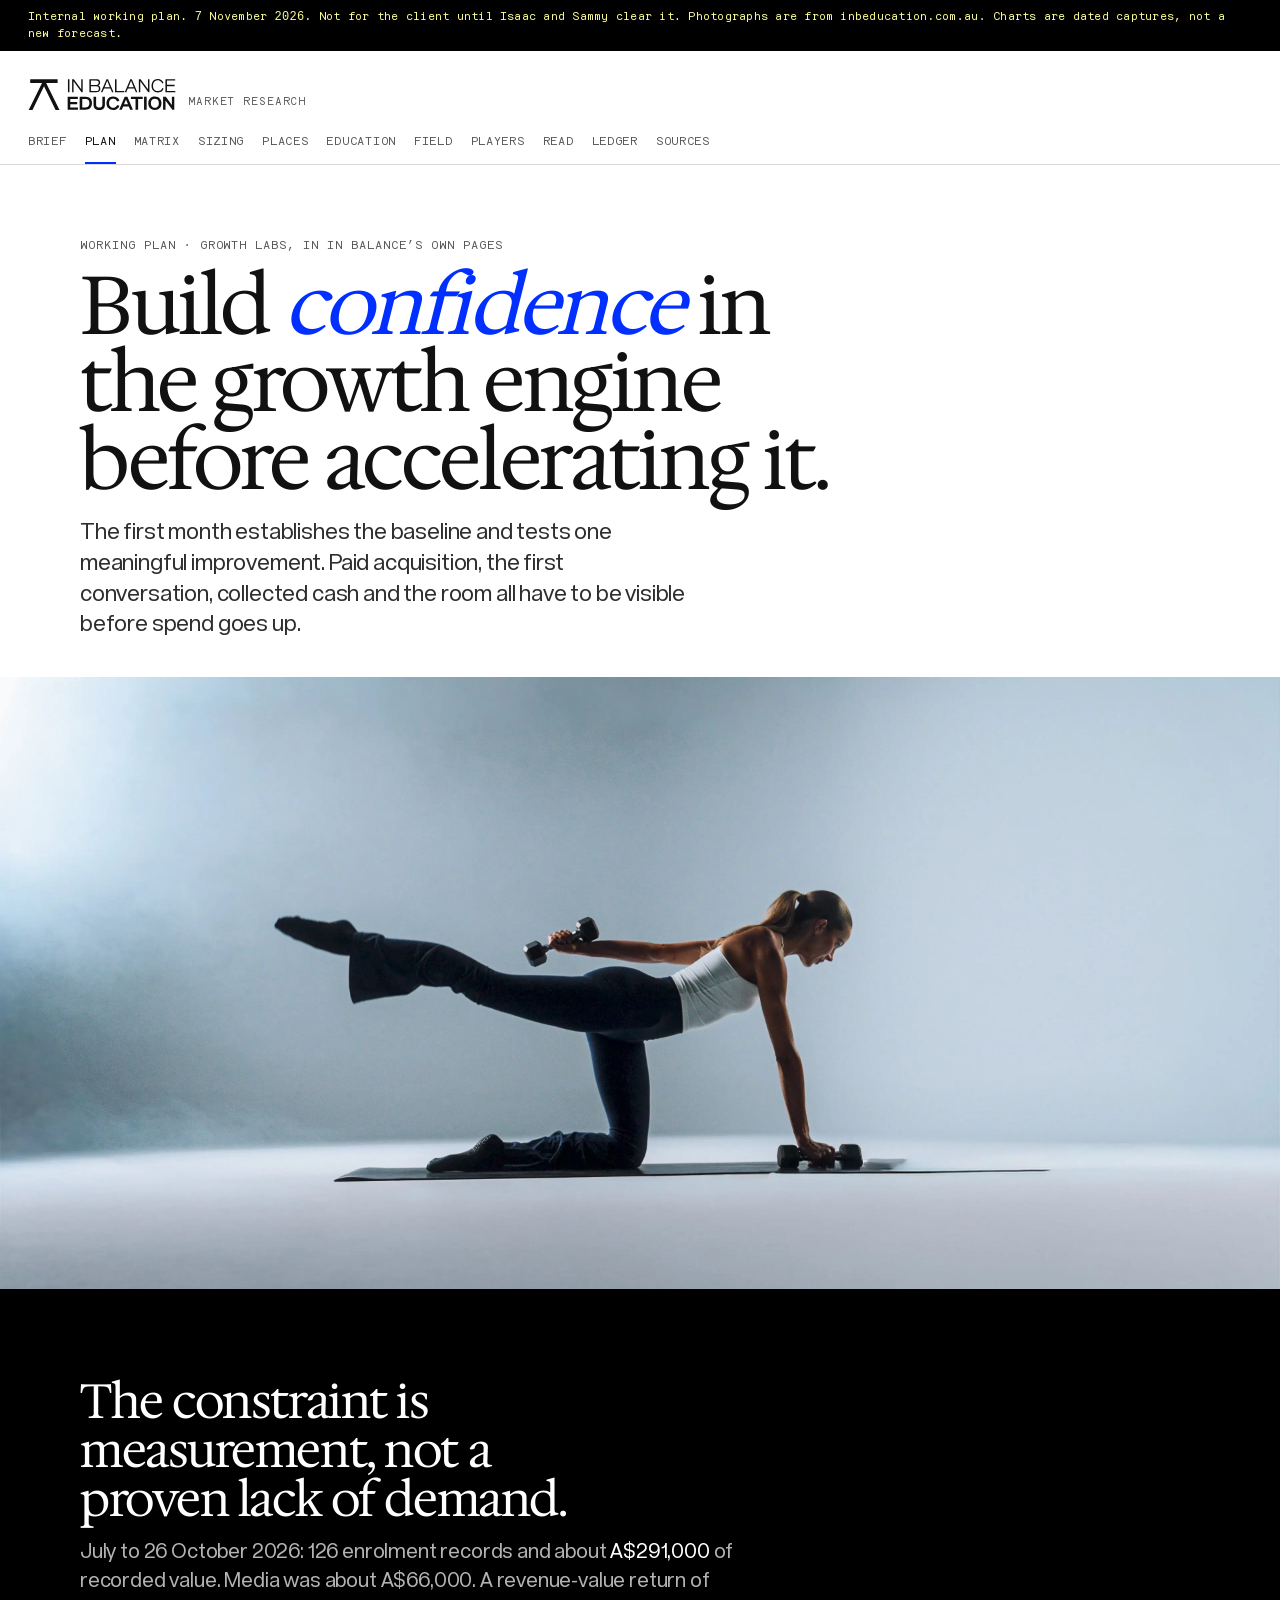
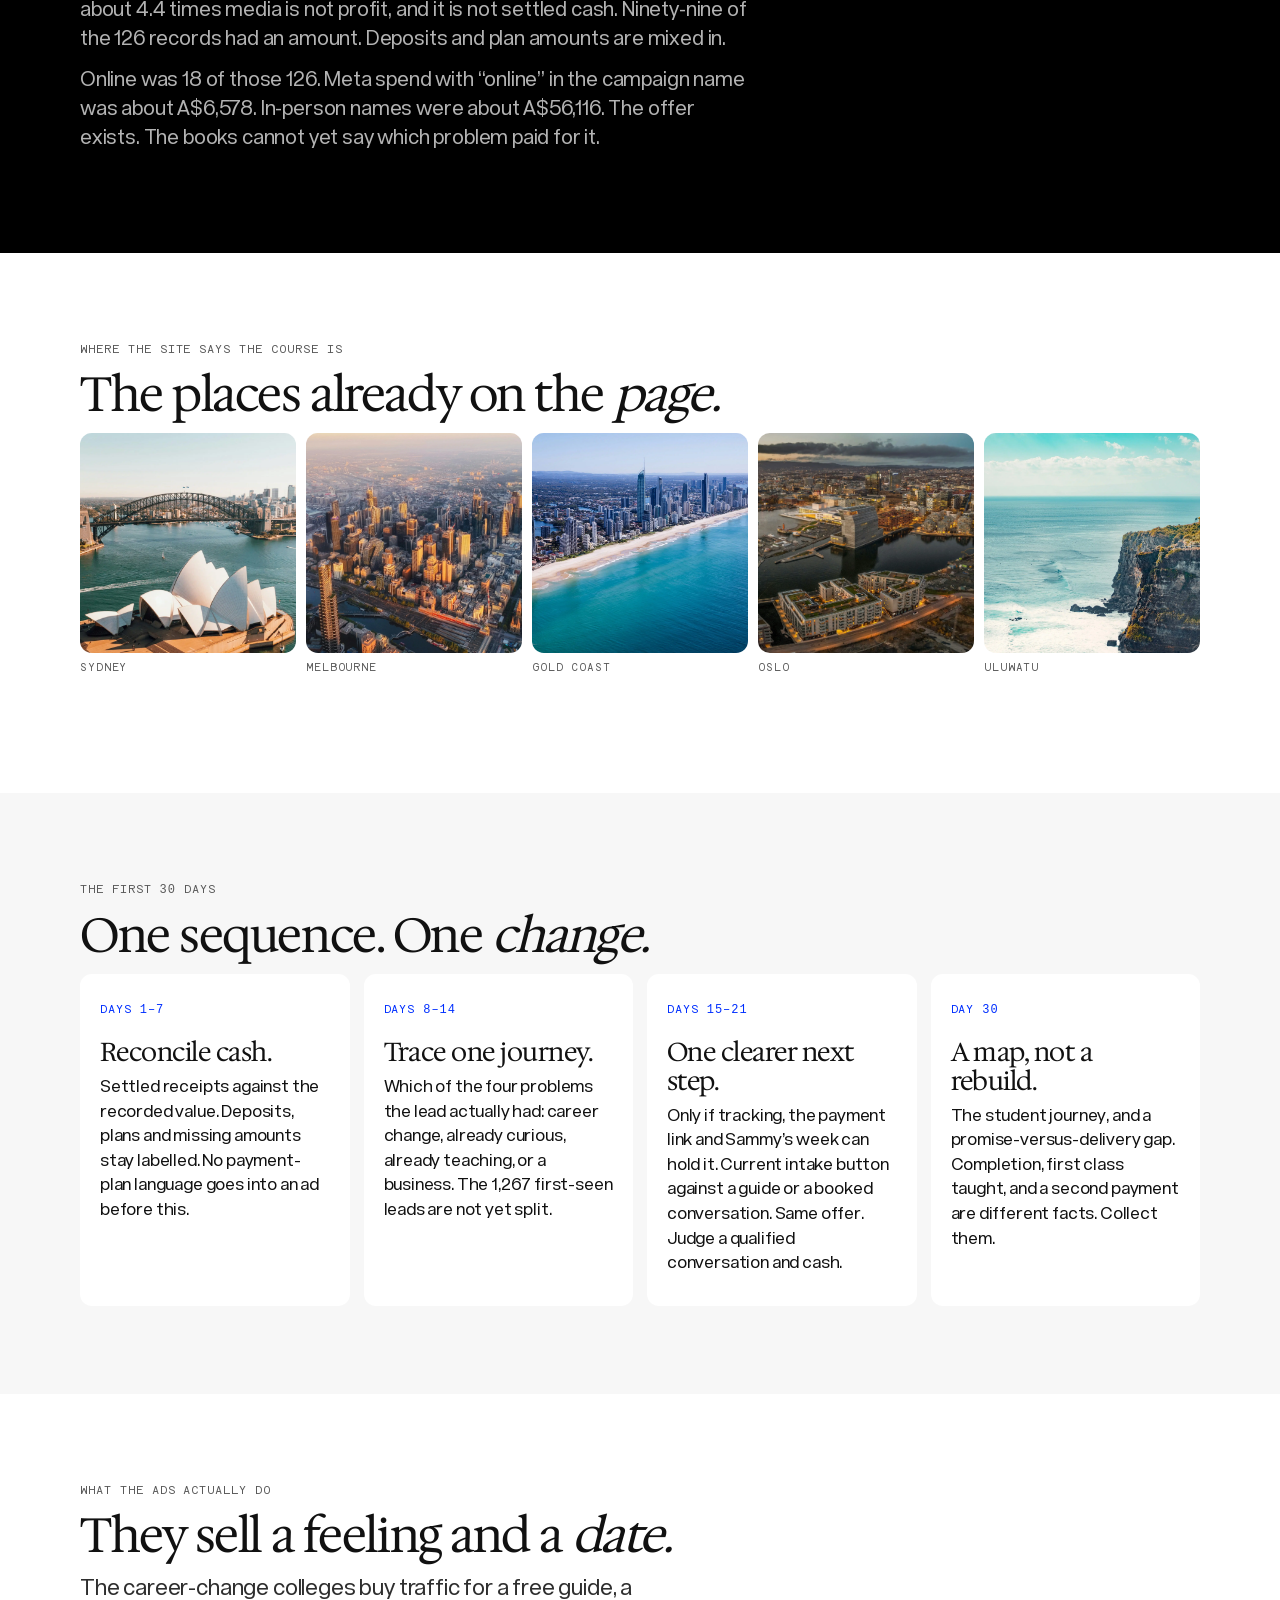
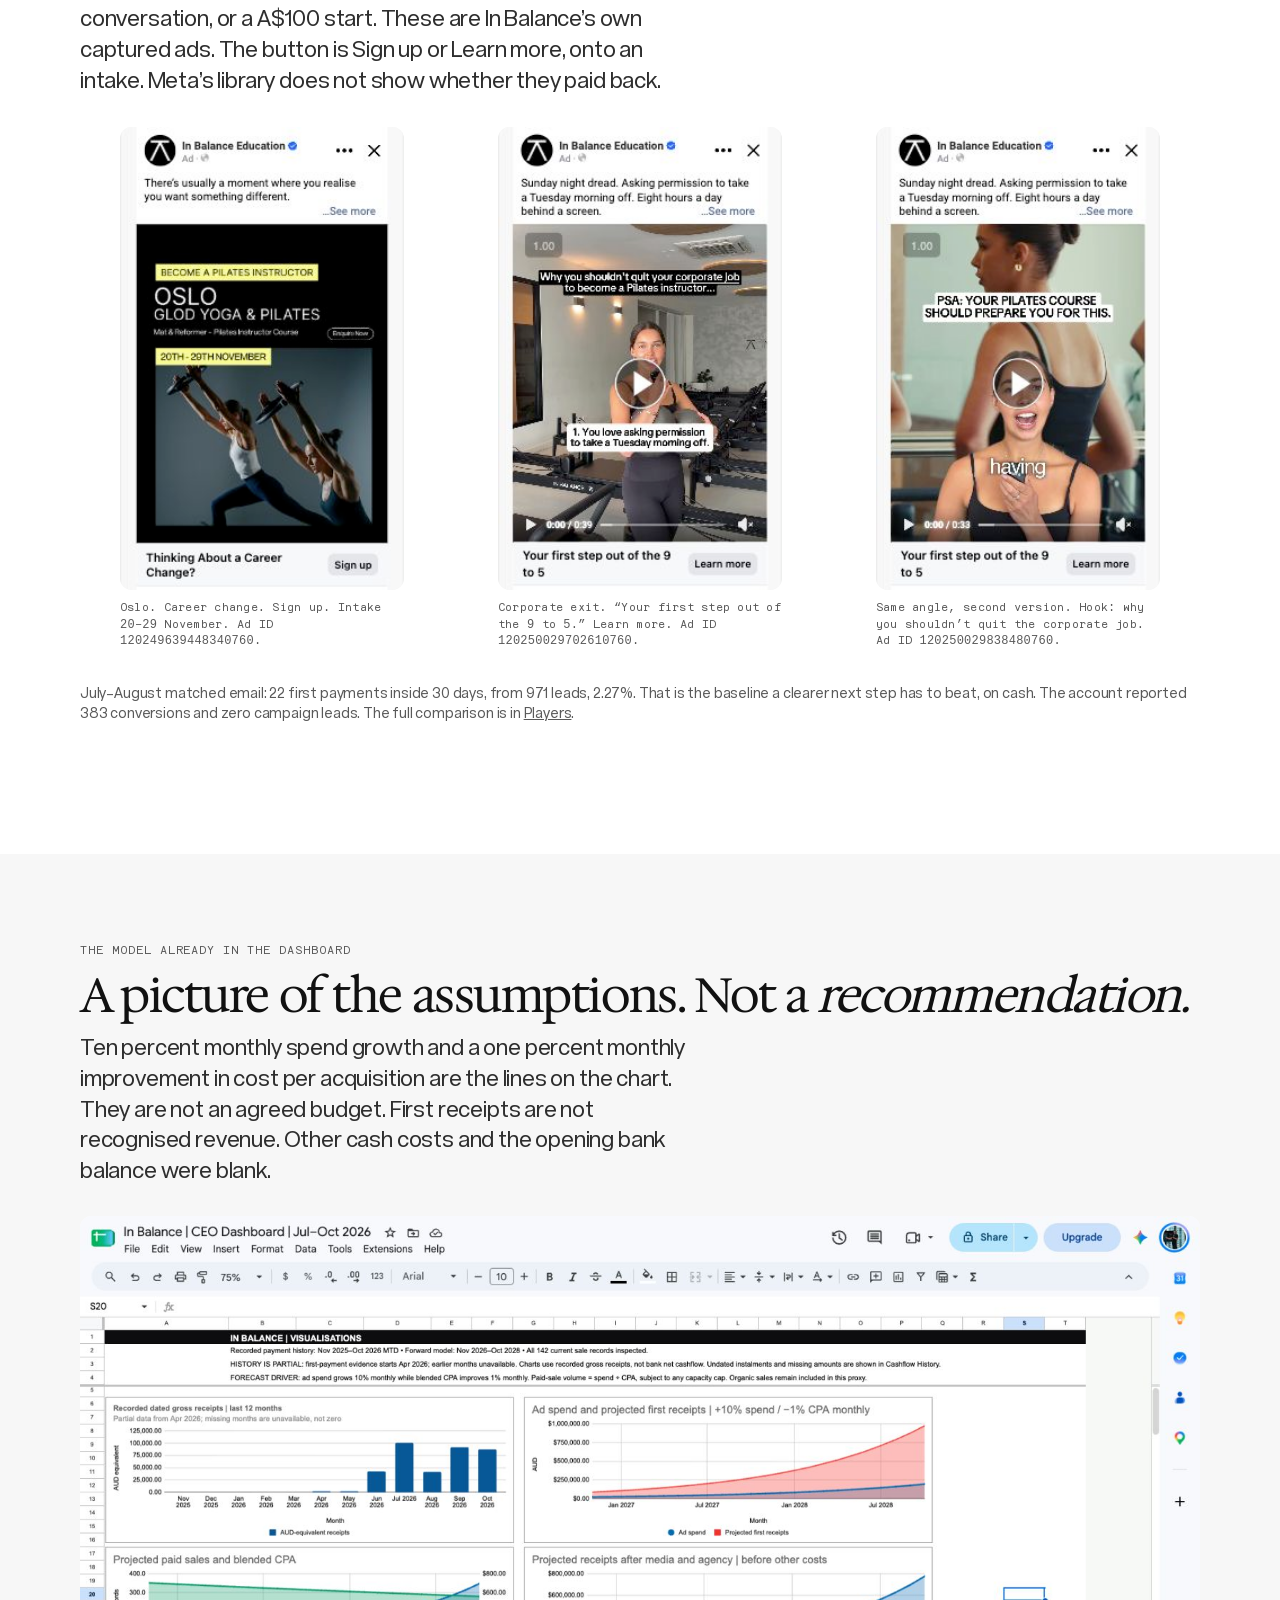
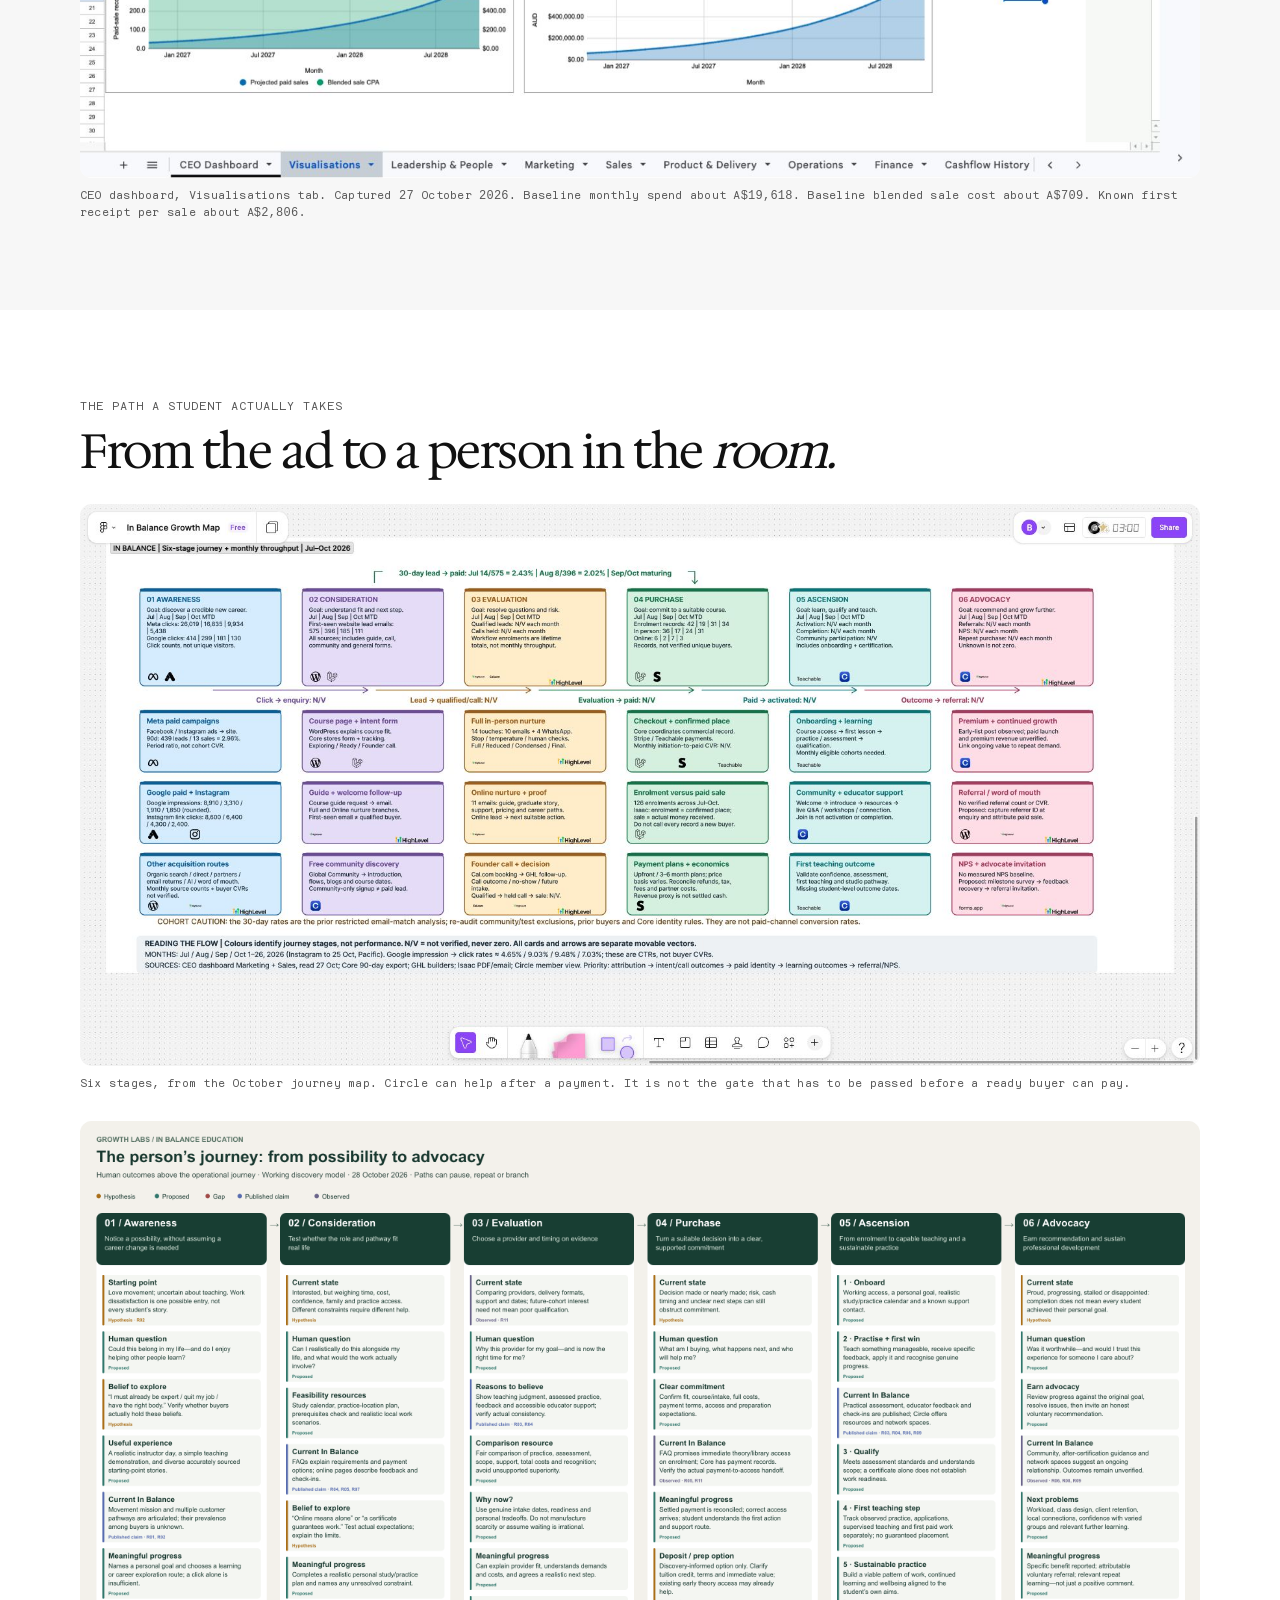
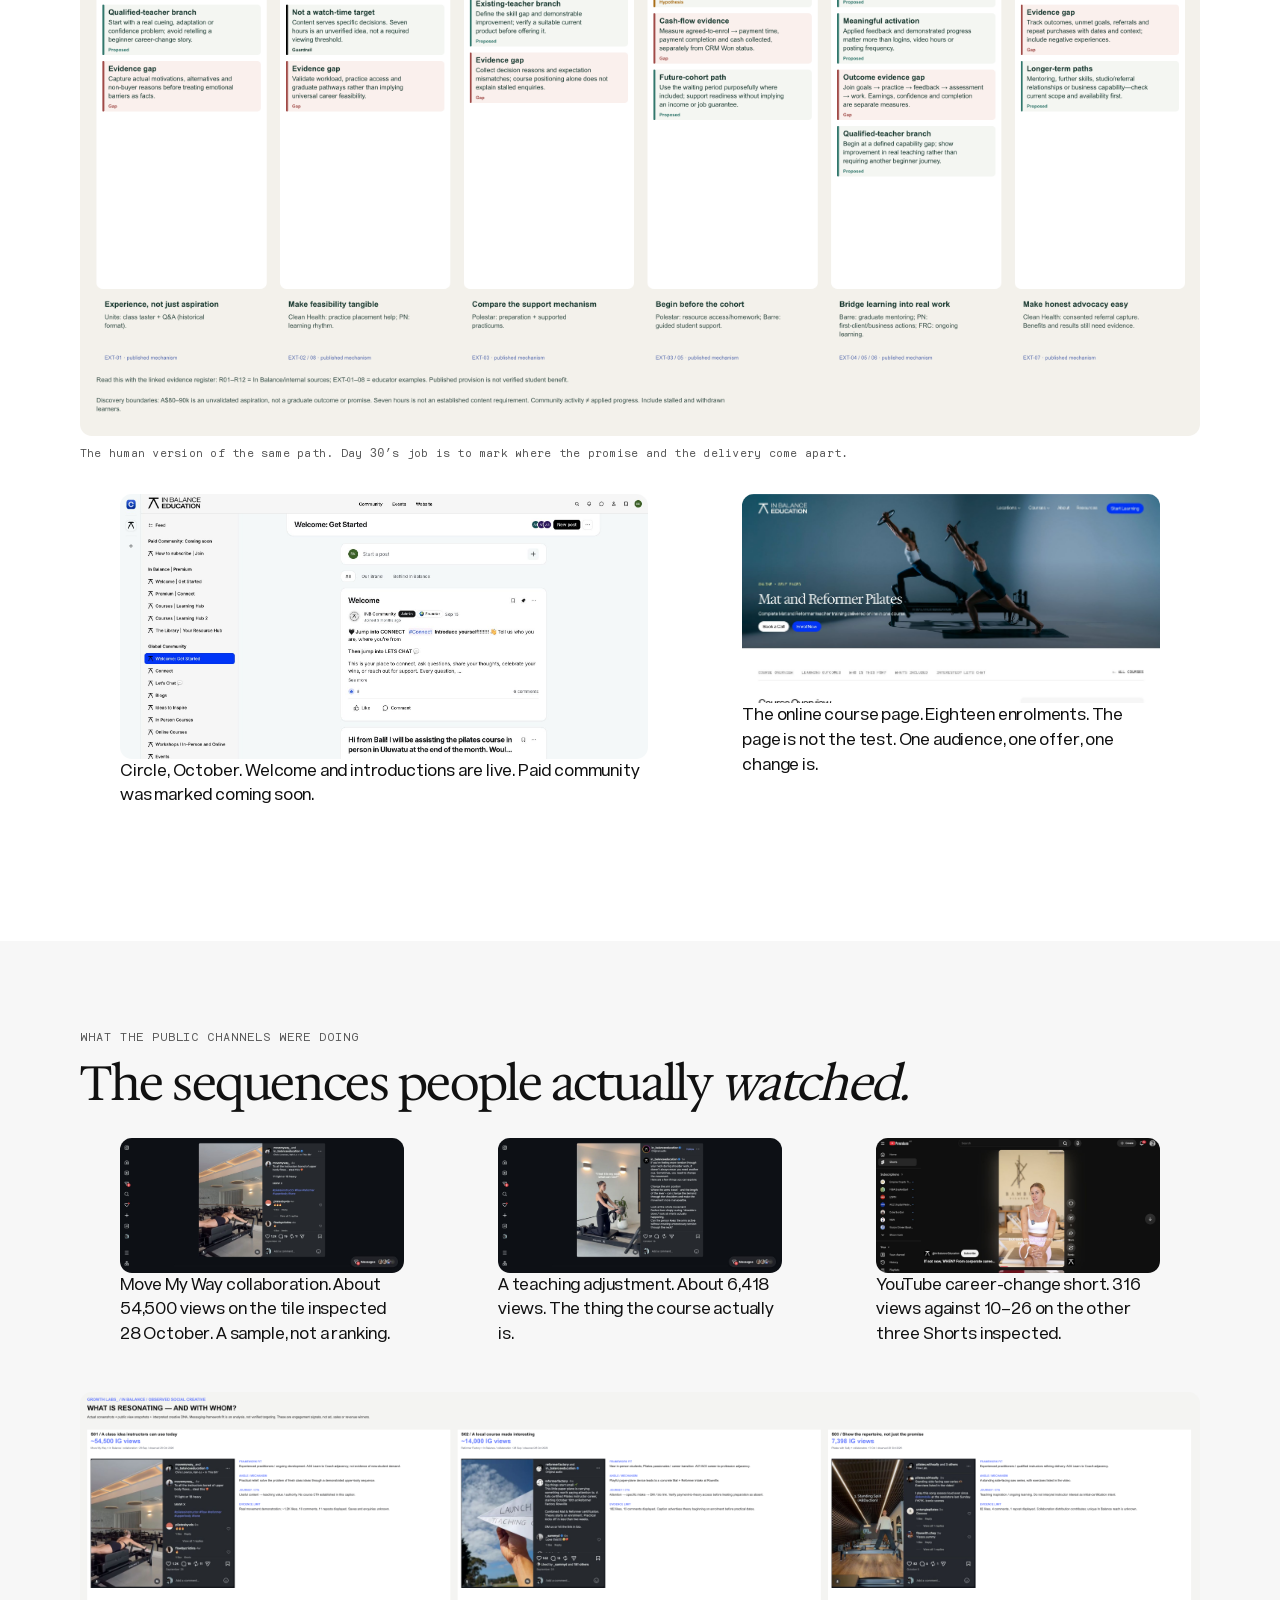
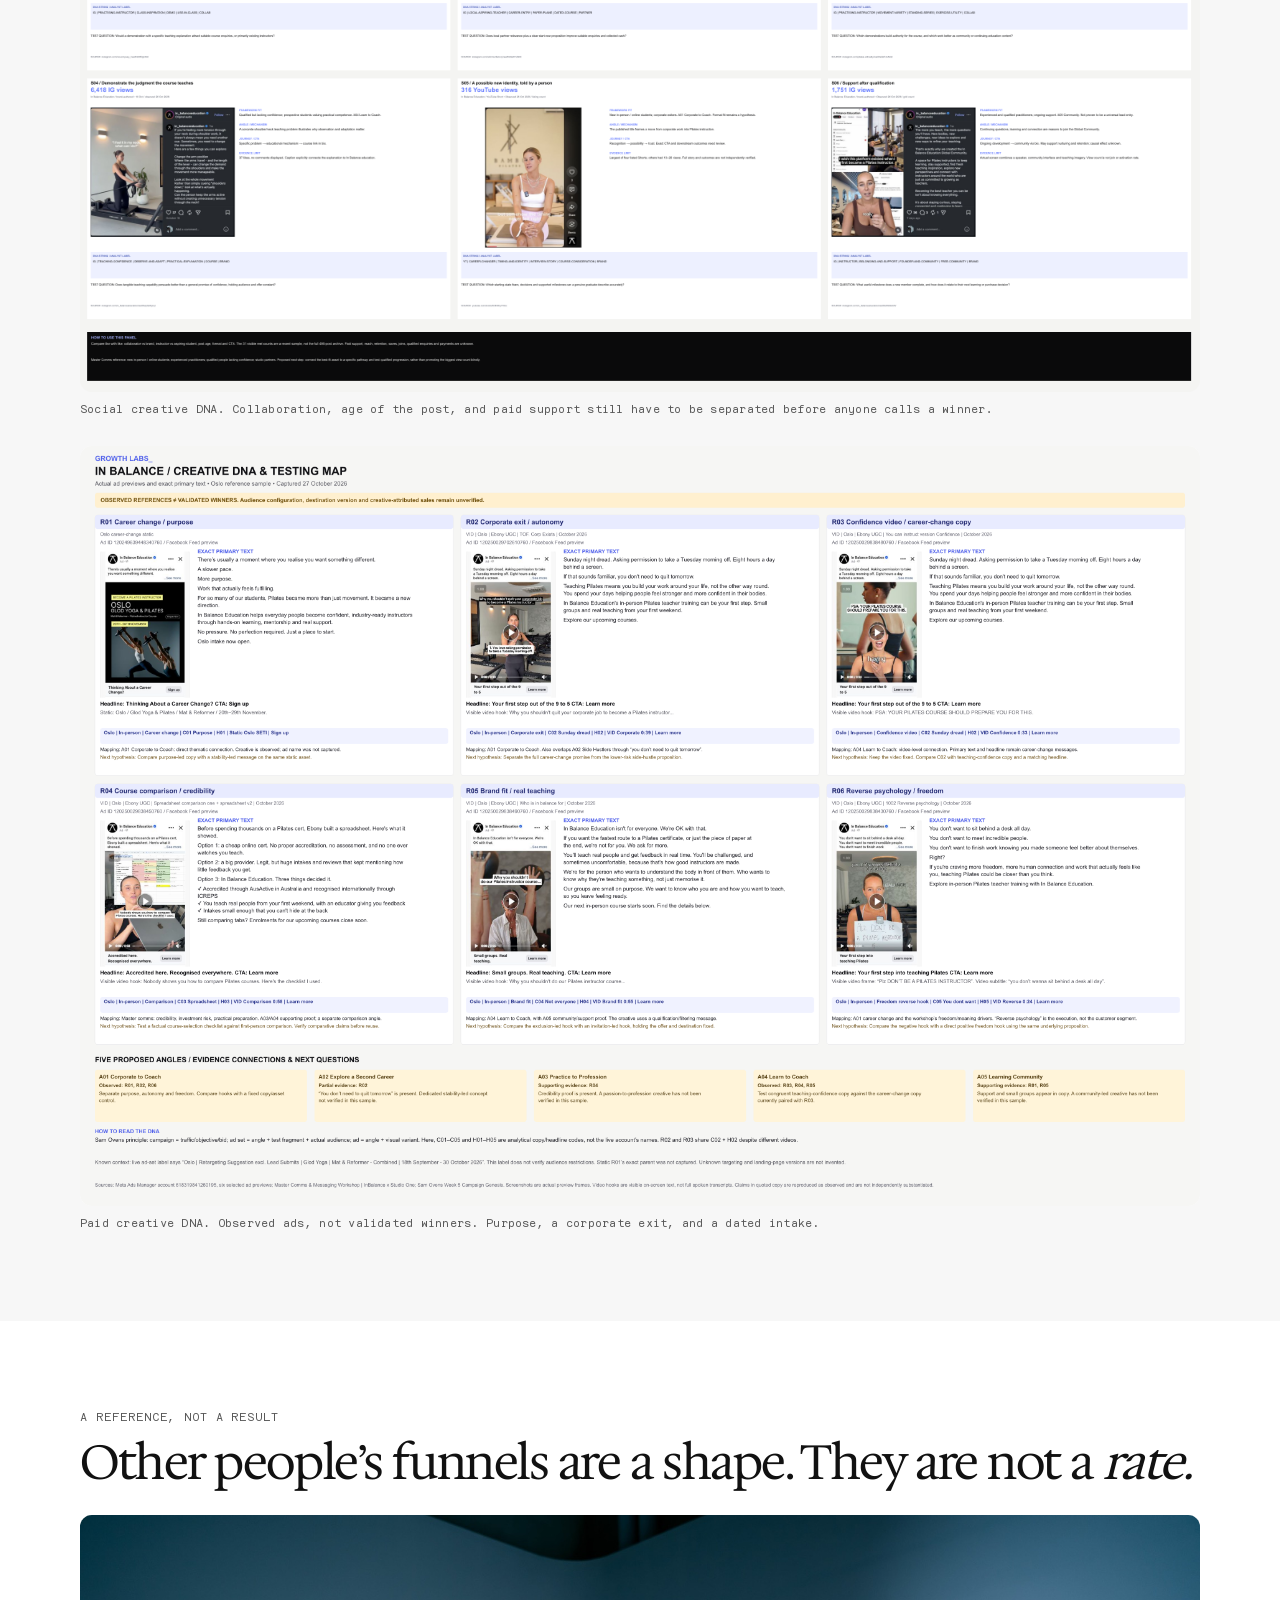
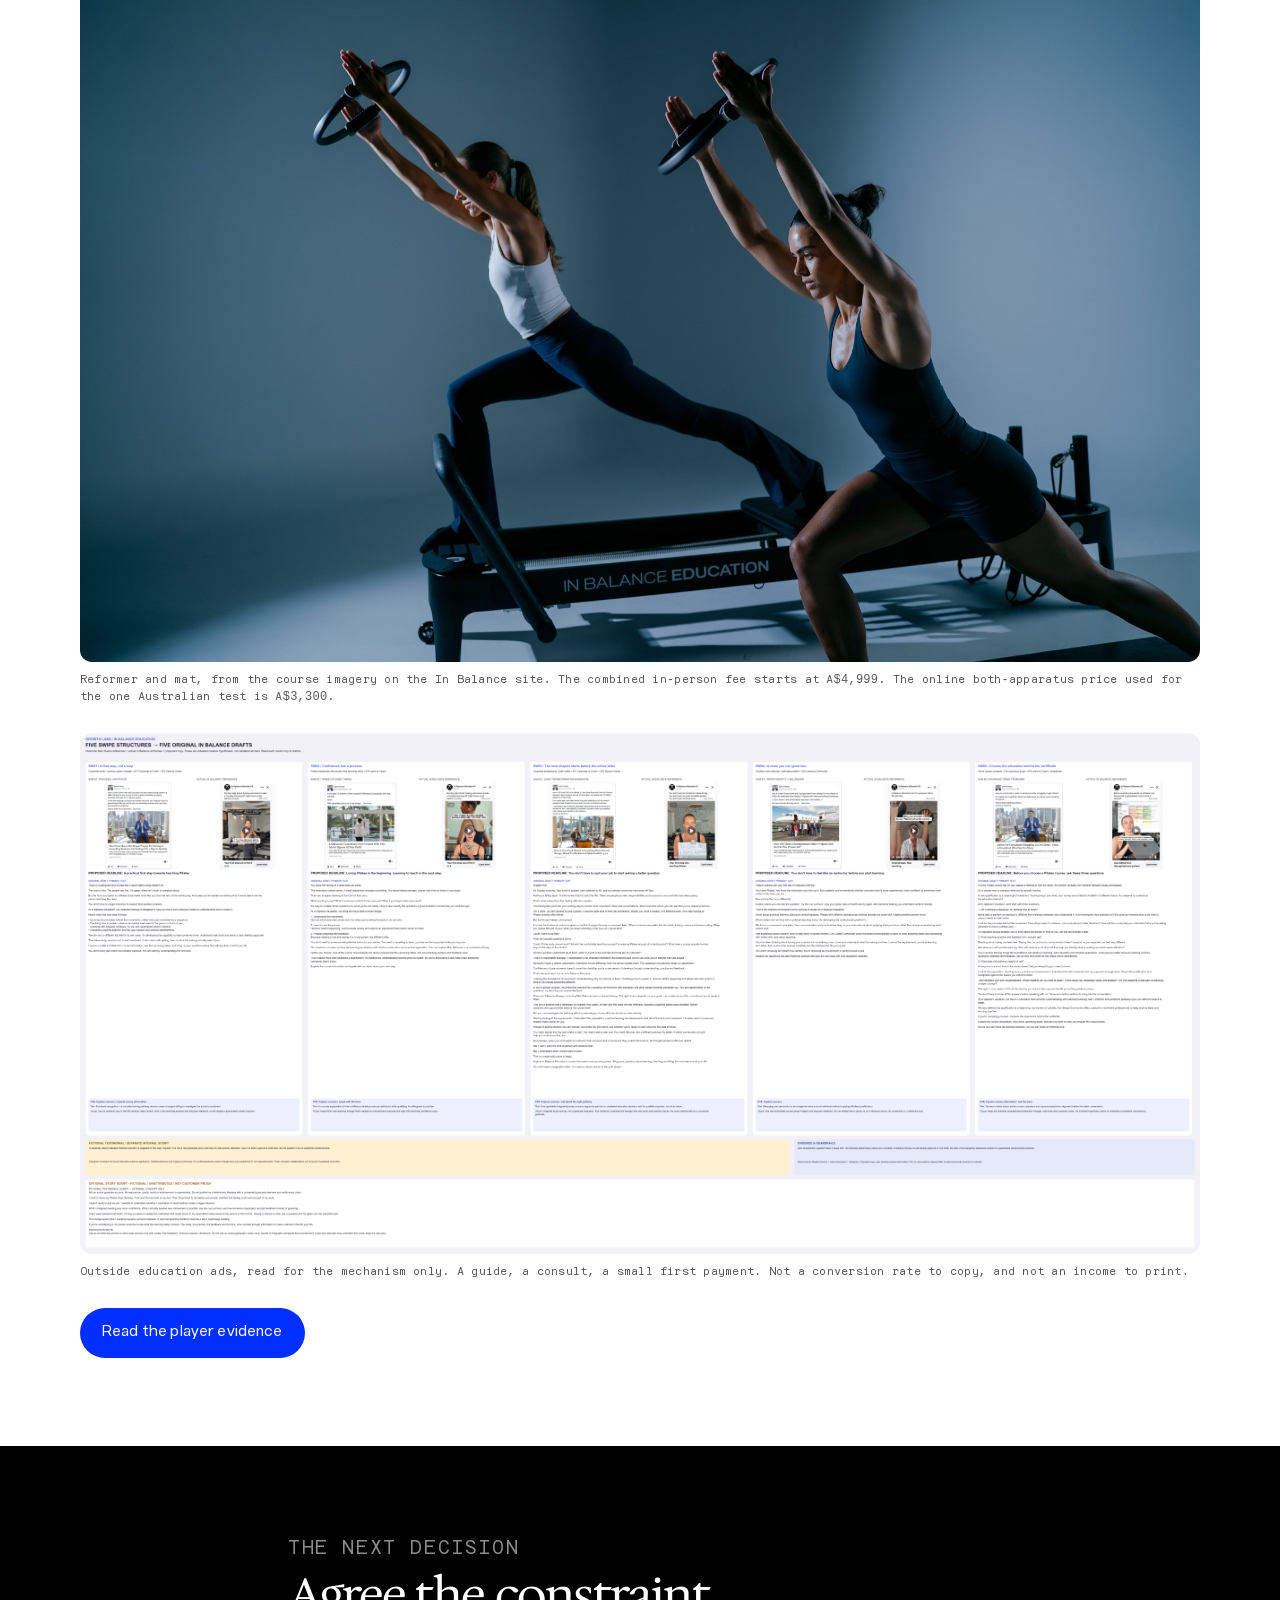
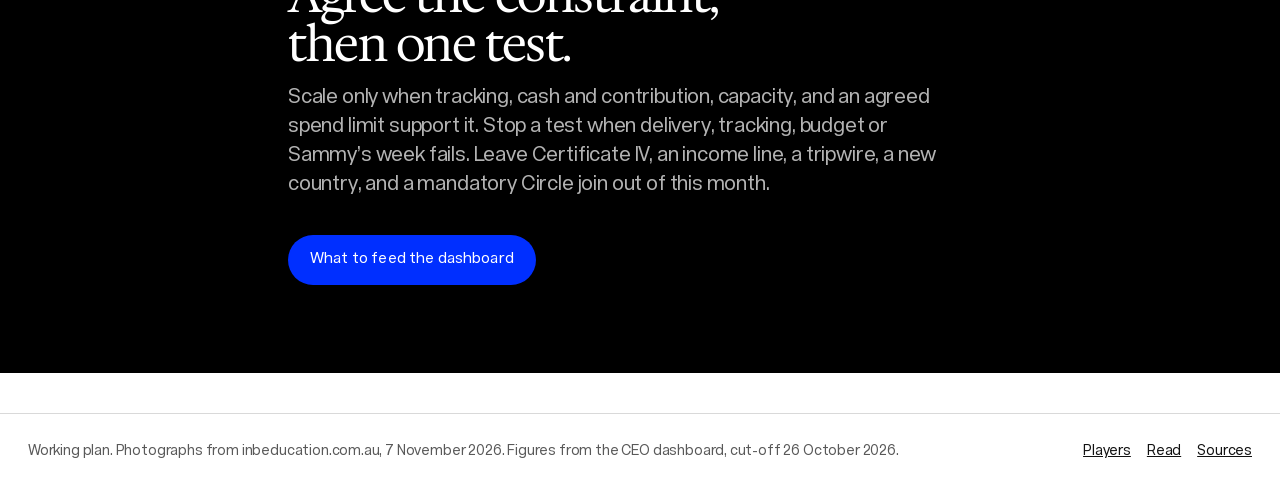
<file: plan.html>
<!DOCTYPE html>
<html lang="en-AU">
<head>
  <meta charset="utf-8" />
  <meta name="viewport" content="width=device-width, initial-scale=1" />
  <title>Plan · In Balance market research</title>
  <link rel="preconnect" href="https://fonts.googleapis.com" />
  <link href="https://fonts.googleapis.com/css2?family=Hedvig+Letters+Serif:opsz@12..24&display=swap" rel="stylesheet" />
  <link rel="stylesheet" href="css/research.css" />
  <link rel="stylesheet" href="css/plan.css" />
</head>
<body class="plan">
  <a class="skip" href="#content">Skip to content</a>
  <p class="draft">Internal working plan. 7 November 2026. Not for the client until Isaac and Sammy clear it. Photographs are from inbeducation.com.au. Charts are dated captures, not a new forecast.</p>
  <header class="nav"><a class="brand" href="index.html"><strong>In Balance</strong><small>Market research</small></a></header>
  <nav class="chapters" aria-label="Report">
    <a href="index.html">Brief</a>
    <a href="plan.html" aria-current="page">Plan</a>
    <a href="matrix.html">Matrix</a><a href="sizing.html">Sizing</a>
    <a href="geos.html">Places</a><a href="lanes.html">Education</a><a href="competitors.html">Field</a>
    <a href="players.html">Players</a>
    <a href="implications.html">Read</a><a href="control-room.html">Ledger</a>
    <a href="sources.html">Sources</a>
  </nav>
  <main id="content">
    <section class="hero-page"><div class="wrap">
      <p class="kicker">Working plan · Growth Labs, in In Balance’s own pages</p>
      <h1>Build <em>confidence</em> in the growth engine before accelerating it.</h1>
      <p class="lede">The first month establishes the baseline and tests one meaningful improvement. Paid acquisition, the first conversation, collected cash and the room all have to be visible before spend goes up.</p>
    </div>
      <img class="bleed" src="assets/photos/teaching.webp" alt="Photograph from the In Balance Education site: a teacher holding a long side-balance on a mat." />
    </section>

    <section class="band"><div class="wrap">
      <h2>The constraint is measurement, not a proven lack of demand.</h2>
      <p>July to 26 October 2026: 126 enrolment records and about <strong>A$291,000</strong> of recorded value. Media was about A$66,000. A revenue-value return of about 4.4 times media is not profit, and it is not settled cash. Ninety-nine of the 126 records had an amount. Deposits and plan amounts are mixed in.</p>
      <p>Online was 18 of those 126. Meta spend with “online” in the campaign name was about A$6,578. In-person names were about A$56,116. The offer exists. The books cannot yet say which problem paid for it.</p>
    </div></section>

    <section class="section"><div class="wrap">
      <p class="kicker">Where the site says the course is</p>
      <h2>The places already on the <em>page.</em></h2>
      <div class="places">
        <figure><img src="assets/photos/sydney.webp" alt="Sydney studio, from the In Balance site." /><figcaption>Sydney</figcaption></figure>
        <figure><img src="assets/photos/melbourne.webp" alt="Melbourne studio, from the In Balance site." /><figcaption>Melbourne</figcaption></figure>
        <figure><img src="assets/photos/goldcoast.webp" alt="Gold Coast studio, from the In Balance site." /><figcaption>Gold Coast</figcaption></figure>
        <figure><img src="assets/photos/oslo.webp" alt="Oslo studio, from the In Balance site." /><figcaption>Oslo</figcaption></figure>
        <figure><img src="assets/photos/bali.webp" alt="Uluwatu studio, from the In Balance site." /><figcaption>Uluwatu</figcaption></figure>
      </div>
    </div></section>

    <section class="section paper"><div class="wrap">
      <p class="kicker">The first 30 days</p>
      <h2>One sequence. One <em>change.</em></h2>
      <div class="days">
        <article class="day"><span>Days 1–7</span><h3>Reconcile cash.</h3><p>Settled receipts against the recorded value. Deposits, plans and missing amounts stay labelled. No payment-plan language goes into an ad before this.</p></article>
        <article class="day"><span>Days 8–14</span><h3>Trace one journey.</h3><p>Which of the four problems the lead actually had: career change, already curious, already teaching, or a business. The 1,267 first-seen leads are not yet split.</p></article>
        <article class="day"><span>Days 15–21</span><h3>One clearer next step.</h3><p>Only if tracking, the payment link and Sammy’s week can hold it. Current intake button against a guide or a booked conversation. Same offer. Judge a qualified conversation and cash.</p></article>
        <article class="day"><span>Day 30</span><h3>A map, not a rebuild.</h3><p>The student journey, and a promise-versus-delivery gap. Completion, first class taught, and a second payment are different facts. Collect them.</p></article>
      </div>
    </div></section>

    <section class="section"><div class="wrap">
      <p class="kicker">What the ads actually do</p>
      <h2>They sell a feeling and a <em>date.</em></h2>
      <p class="lede">The career-change colleges buy traffic for a free guide, a conversation, or a A$100 start. These are In Balance’s own captured ads. The button is Sign up or Learn more, onto an intake. Meta’s library does not show whether they paid back.</p>
      <div class="ads">
        <figure><img src="assets/evidence/ad-oslo.png" alt="In Balance ad: Become a Pilates Instructor, Oslo, Glod Yoga and Pilates, 20th to 29th November, headline Thinking About a Career Change, button Sign up." /><figcaption>Oslo. Career change. Sign up. Intake 20–29 November. Ad ID 120249639448340760.</figcaption></figure>
        <figure><img src="assets/evidence/ad-corporate-1.png" alt="In Balance corporate-exit video ad." /><figcaption>Corporate exit. “Your first step out of the 9 to 5.” Learn more. Ad ID 120250029702610760.</figcaption></figure>
        <figure><img src="assets/evidence/ad-corporate-2.png" alt="Second In Balance corporate-exit video ad." /><figcaption>Same angle, second version. Hook: why you shouldn’t quit the corporate job. Ad ID 120250029838480760.</figcaption></figure>
      </div>
      <p class="note" style="margin-top:18px">July–August matched email: 22 first payments inside 30 days, from 971 leads, 2.27%. That is the baseline a clearer next step has to beat, on cash. The account reported 383 conversions and zero campaign leads. The full comparison is in <a href="players.html">Players</a>.</p>
    </div></section>

    <section class="section paper"><div class="wrap">
      <p class="kicker">The model already in the dashboard</p>
      <h2>A picture of the assumptions. Not a <em>recommendation.</em></h2>
      <p class="lede">Ten percent monthly spend growth and a one percent monthly improvement in cost per acquisition are the lines on the chart. They are not an agreed budget. First receipts are not recognised revenue. Other cash costs and the opening bank balance were blank.</p>
      <figure class="frame">
        <img src="assets/evidence/cash-model.png" alt="CEO dashboard visualisations: partial receipt history and three scenario charts, captured 27 October 2026." />
        <figcaption>CEO dashboard, Visualisations tab. Captured 27 October 2026. Baseline monthly spend about A$19,618. Baseline blended sale cost about A$709. Known first receipt per sale about A$2,806.</figcaption>
      </figure>
    </div></section>

    <section class="section"><div class="wrap">
      <p class="kicker">The path a student actually takes</p>
      <h2>From the ad to a person in the <em>room.</em></h2>
      <figure class="frame">
        <img src="assets/evidence/six-stage-journey.png" alt="Six-stage student journey diagram." />
        <figcaption>Six stages, from the October journey map. Circle can help after a payment. It is not the gate that has to be passed before a ready buyer can pay.</figcaption>
      </figure>
      <figure class="frame">
        <img src="assets/evidence/human-journey.png" alt="Human journey of a student, from interest to teaching." />
        <figcaption>The human version of the same path. Day 30’s job is to mark where the promise and the delivery come apart.</figcaption>
      </figure>
      <div class="pair">
        <figure>
          <img src="assets/evidence/circle-welcome.png" alt="Circle welcome screen: Welcome Get Started, with a paid community marked coming soon." />
          <figcaption>Circle, October. Welcome and introductions are live. Paid community was marked coming soon.</figcaption>
        </figure>
        <figure>
          <img src="assets/evidence/online-course.png" alt="The online course page as captured in October." />
          <figcaption>The online course page. Eighteen enrolments. The page is not the test. One audience, one offer, one change is.</figcaption>
        </figure>
      </div>
    </div></section>

    <section class="section paper"><div class="wrap">
      <p class="kicker">What the public channels were doing</p>
      <h2>The sequences people actually <em>watched.</em></h2>
      <div class="trio">
        <figure><img src="assets/evidence/social-collab.png" alt="Instagram collaboration reel." /><figcaption>Move My Way collaboration. About 54,500 views on the tile inspected 28 October. A sample, not a ranking.</figcaption></figure>
        <figure><img src="assets/evidence/social-teaching.png" alt="Instagram teaching-adjustment reel." /><figcaption>A teaching adjustment. About 6,418 views. The thing the course actually is.</figcaption></figure>
        <figure><img src="assets/evidence/social-career.png" alt="YouTube graduate career-change short." /><figcaption>YouTube career-change short. 316 views against 10–26 on the other three Shorts inspected.</figcaption></figure>
      </div>
      <figure class="frame">
        <img src="assets/evidence/social-dna.png" alt="Social creative DNA board." />
        <figcaption>Social creative DNA. Collaboration, age of the post, and paid support still have to be separated before anyone calls a winner.</figcaption>
      </figure>
      <figure class="frame">
        <img src="assets/evidence/ad-dna.png" alt="Paid creative DNA board for the observed In Balance ads." />
        <figcaption>Paid creative DNA. Observed ads, not validated winners. Purpose, a corporate exit, and a dated intake.</figcaption>
      </figure>
    </div></section>

    <section class="section"><div class="wrap">
      <p class="kicker">A reference, not a result</p>
      <h2>Other people’s funnels are a shape. They are not a <em>rate.</em></h2>
      <figure class="frame">
        <img src="assets/photos/reformer.jpg" alt="Reformer and mat photograph from the In Balance course imagery." />
        <figcaption>Reformer and mat, from the course imagery on the In Balance site. The combined in-person fee starts at A$4,999. The online both-apparatus price used for the one Australian test is A$3,300.</figcaption>
      </figure>
      <figure class="frame">
        <img src="assets/evidence/swipe-comparison.png" alt="Comparison of outside education ads against In Balance angles." />
        <figcaption>Outside education ads, read for the mechanism only. A guide, a consult, a small first payment. Not a conversion rate to copy, and not an income to print.</figcaption>
      </figure>
      <a class="pill" href="players.html">Read the player evidence</a>
    </div></section>

    <section class="band"><div class="wrap decision">
      <div>
        <p class="kicker" style="color:#8c8c8c">The next decision</p>
        <h2>Agree the constraint, then one test.</h2>
        <p>Scale only when tracking, cash and contribution, capacity, and an agreed spend limit support it. Stop a test when delivery, tracking, budget or Sammy’s week fails. Leave Certificate IV, an income line, a tripwire, a new country, and a mandatory Circle join out of this month.</p>
      </div>
      <a class="pill" href="implications.html">What to feed the dashboard</a>
    </div></section>
  </main>
  <footer class="site-foot">
    <div>Working plan. Photographs from inbeducation.com.au, 7 November 2026. Figures from the CEO dashboard, cut-off 26 October 2026.</div>
    <nav><a href="players.html">Players</a><a href="implications.html">Read</a><a href="sources.html">Sources</a></nav>
  </footer>
</body>
</html>
</file>
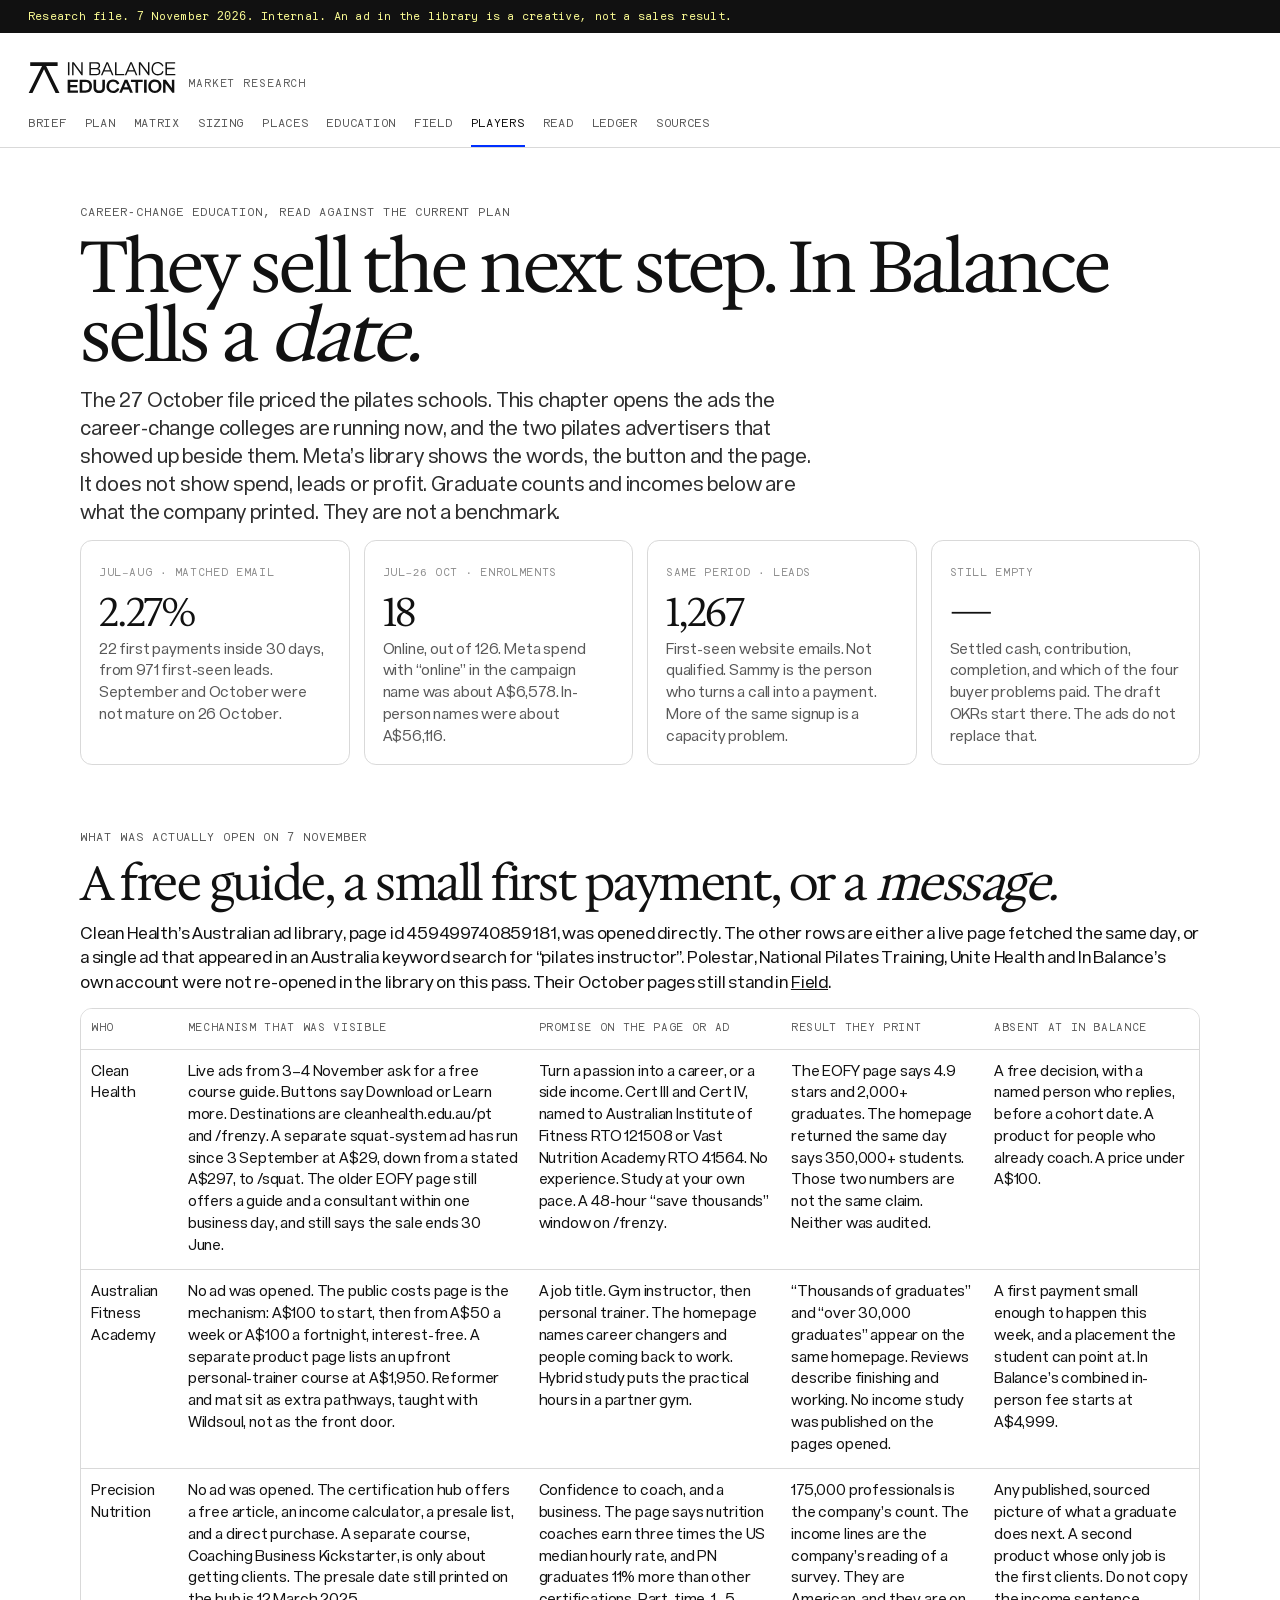
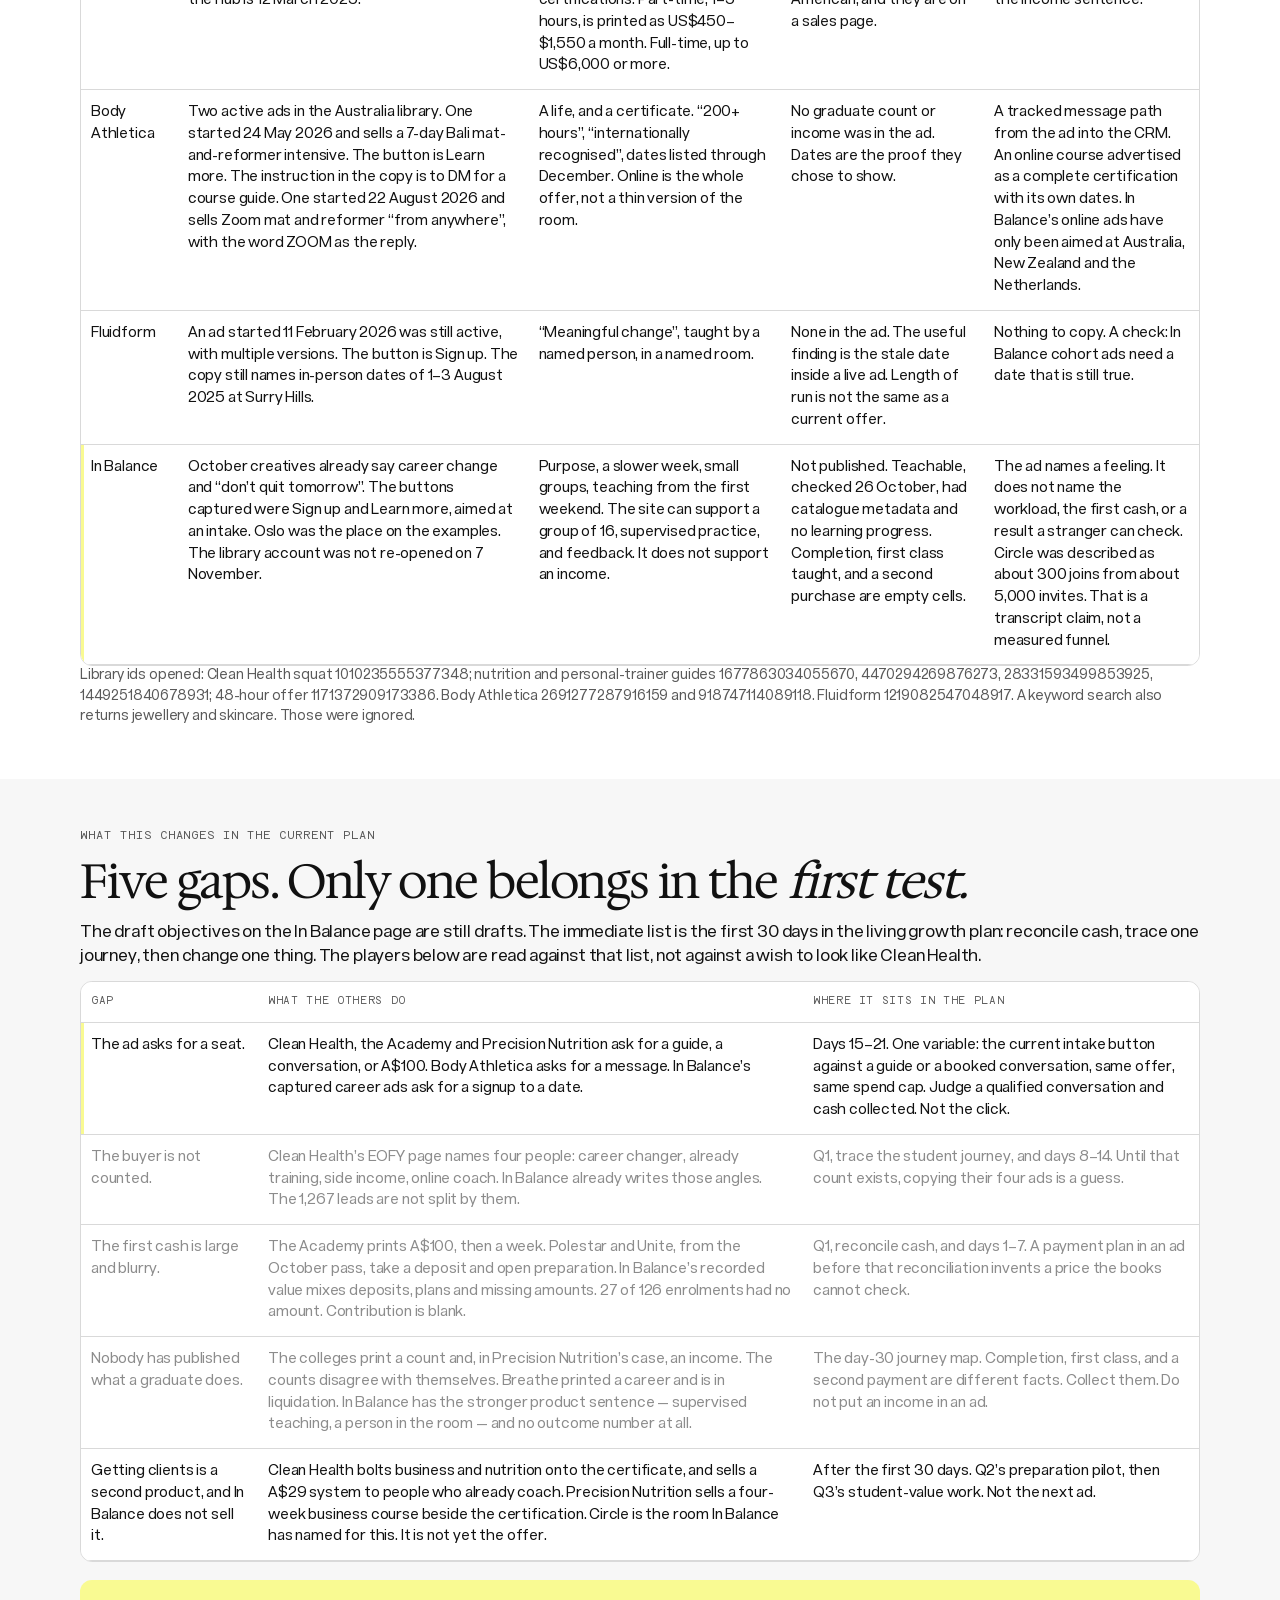
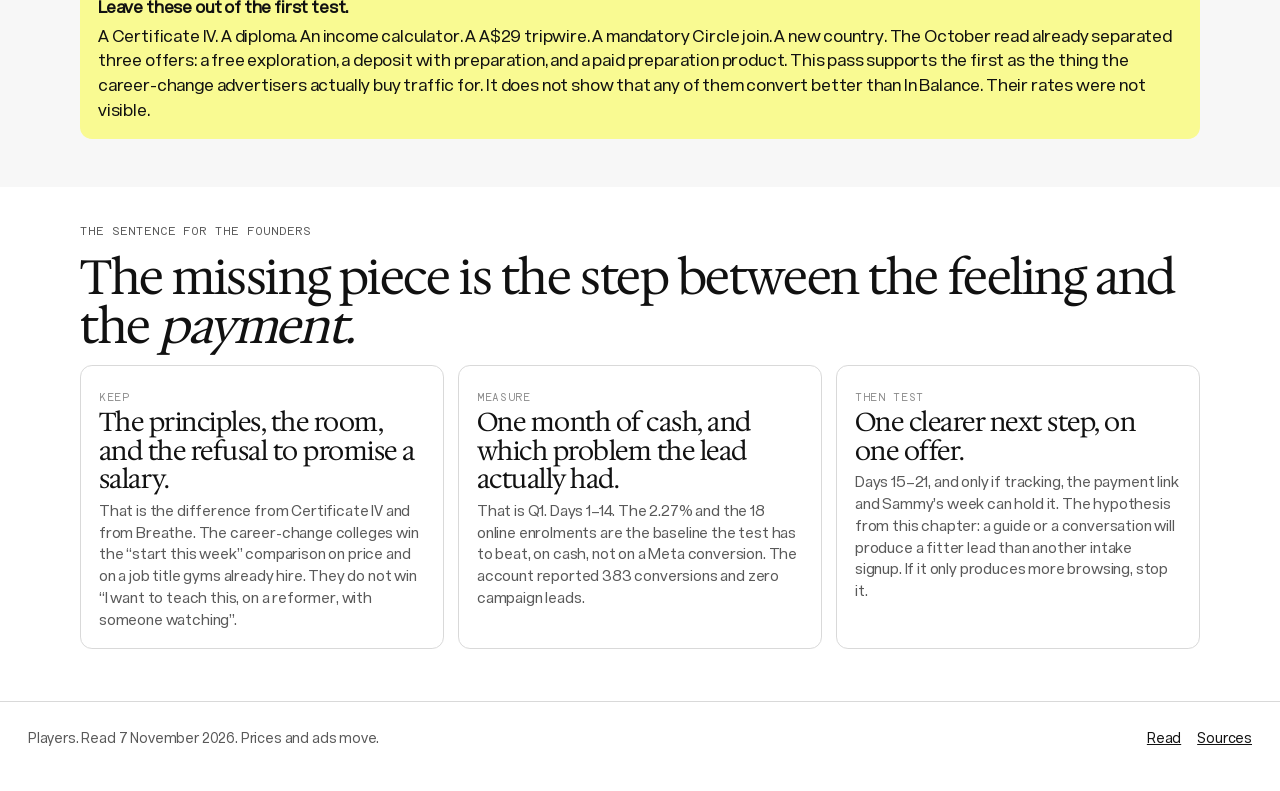
<file: players.html>
<!DOCTYPE html>
<html lang="en-AU">
<head>
  <meta charset="utf-8" />
  <meta name="viewport" content="width=device-width, initial-scale=1" />
  <title>Players · In Balance market research</title>
  <link rel="preconnect" href="https://fonts.googleapis.com" />
  <link href="https://fonts.googleapis.com/css2?family=Hedvig+Letters+Serif:opsz@12..24&display=swap" rel="stylesheet" />
  <link rel="stylesheet" href="css/research.css" />
</head>
<body>
  <a class="skip" href="#content">Skip to content</a>
  <p class="draft">Research file. 7 November 2026. Internal. An ad in the library is a creative, not a sales result.</p>
  <header class="nav"><a class="brand" href="index.html"><strong>In Balance</strong><small>Market research</small></a></header>
  <nav class="chapters" aria-label="Report">
    <a href="index.html">Brief</a><a href="plan.html">Plan</a><a href="matrix.html">Matrix</a><a href="sizing.html">Sizing</a>
    <a href="geos.html">Places</a><a href="lanes.html">Education</a><a href="competitors.html">Field</a>
    <a href="players.html" aria-current="page">Players</a>
    <a href="implications.html">Read</a><a href="control-room.html">Ledger</a>
    <a href="sources.html">Sources</a>
  </nav>
  <main id="content">
    <section class="hero-page"><div class="wrap">
      <p class="kicker">Career-change education, read against the current plan</p>
      <h1>They sell the next step. In Balance sells a <em>date.</em></h1>
      <p class="lede">The 27 October file priced the pilates schools. This chapter opens the ads the career-change colleges are running now, and the two pilates advertisers that showed up beside them. Meta’s library shows the words, the button and the page. It does not show spend, leads or profit. Graduate counts and incomes below are what the company printed. They are not a benchmark.</p>
      <section class="callouts" aria-label="The In Balance numbers this chapter is judged against">
        <article class="stat" data-grade="client"><span class="idx">Jul–Aug · matched email</span><strong>2.27%</strong><p>22 first payments inside 30 days, from 971 first-seen leads. September and October were not mature on 26 October.</p></article>
        <article class="stat" data-grade="client"><span class="idx">Jul–26 Oct · enrolments</span><strong>18</strong><p>Online, out of 126. Meta spend with “online” in the campaign name was about A$6,578. In-person names were about A$56,116.</p></article>
        <article class="stat" data-grade="client"><span class="idx">Same period · leads</span><strong>1,267</strong><p>First-seen website emails. Not qualified. Sammy is the person who turns a call into a payment. More of the same signup is a capacity problem.</p></article>
        <article class="stat" data-grade="gap"><span class="idx">Still empty</span><strong>—</strong><p>Settled cash, contribution, completion, and which of the four buyer problems paid. The draft OKRs start there. The ads do not replace that.</p></article>
      </section>
    </div></section>

    <section class="section"><div class="wrap">
      <p class="kicker">What was actually open on 7 November</p>
      <h2>A free guide, a small first payment, or a <em>message.</em></h2>
      <p>Clean Health’s Australian ad library, page id 459499740859181, was opened directly. The other rows are either a live page fetched the same day, or a single ad that appeared in an Australia keyword search for “pilates instructor”. Polestar, National Pilates Training, Unite Health and In Balance’s own account were not re-opened in the library on this pass. Their October pages still stand in <a href="competitors.html">Field</a>.</p>
      <div class="table-wrap">
        <table>
          <thead><tr><th>Who</th><th>Mechanism that was visible</th><th>Promise on the page or ad</th><th>Result they print</th><th>Absent at In Balance</th></tr></thead>
          <tbody>
            <tr data-grade="primary"><td>Clean Health</td><td>Live ads from 3–4 November ask for a free course guide. Buttons say Download or Learn more. Destinations are cleanhealth.edu.au/pt and /frenzy. A separate squat-system ad has run since 3 September at A$29, down from a stated A$297, to /squat. The older EOFY page still offers a guide and a consultant within one business day, and still says the sale ends 30 June.</td><td>Turn a passion into a career, or a side income. Cert III and Cert IV, named to Australian Institute of Fitness RTO 121508 or Vast Nutrition Academy RTO 41564. No experience. Study at your own pace. A 48-hour “save thousands” window on /frenzy.</td><td>The EOFY page says 4.9 stars and 2,000+ graduates. The homepage returned the same day says 350,000+ students. Those two numbers are not the same claim. Neither was audited.</td><td>A free decision, with a named person who replies, before a cohort date. A product for people who already coach. A price under A$100.</td></tr>
            <tr data-grade="primary"><td>Australian Fitness Academy</td><td>No ad was opened. The public costs page is the mechanism: A$100 to start, then from A$50 a week or A$100 a fortnight, interest-free. A separate product page lists an upfront personal-trainer course at A$1,950. Reformer and mat sit as extra pathways, taught with Wildsoul, not as the front door.</td><td>A job title. Gym instructor, then personal trainer. The homepage names career changers and people coming back to work. Hybrid study puts the practical hours in a partner gym.</td><td>“Thousands of graduates” and “over 30,000 graduates” appear on the same homepage. Reviews describe finishing and working. No income study was published on the pages opened.</td><td>A first payment small enough to happen this week, and a placement the student can point at. In Balance’s combined in-person fee starts at A$4,999.</td></tr>
            <tr data-grade="primary"><td>Precision Nutrition</td><td>No ad was opened. The certification hub offers a free article, an income calculator, a presale list, and a direct purchase. A separate course, Coaching Business Kickstarter, is only about getting clients. The presale date still printed on the hub is 12 March 2025.</td><td>Confidence to coach, and a business. The page says nutrition coaches earn three times the US median hourly rate, and PN graduates 11% more than other certifications. Part-time, 1–5 hours, is printed as US$450–$1,550 a month. Full-time, up to US$6,000 or more.</td><td>175,000 professionals is the company’s count. The income lines are the company’s reading of a survey. They are American, and they are on a sales page.</td><td>Any published, sourced picture of what a graduate does next. A second product whose only job is the first clients. Do not copy the income sentence.</td></tr>
            <tr data-grade="primary"><td>Body Athletica</td><td>Two active ads in the Australia library. One started 24 May 2026 and sells a 7-day Bali mat-and-reformer intensive. The button is Learn more. The instruction in the copy is to DM for a course guide. One started 22 August 2026 and sells Zoom mat and reformer “from anywhere”, with the word ZOOM as the reply.</td><td>A life, and a certificate. “200+ hours”, “internationally recognised”, dates listed through December. Online is the whole offer, not a thin version of the room.</td><td>No graduate count or income was in the ad. Dates are the proof they chose to show.</td><td>A tracked message path from the ad into the CRM. An online course advertised as a complete certification with its own dates. In Balance’s online ads have only been aimed at Australia, New Zealand and the Netherlands.</td></tr>
            <tr data-grade="primary"><td>Fluidform</td><td>An ad started 11 February 2026 was still active, with multiple versions. The button is Sign up. The copy still names in-person dates of 1–3 August 2025 at Surry Hills.</td><td>“Meaningful change”, taught by a named person, in a named room.</td><td>None in the ad. The useful finding is the stale date inside a live ad. Length of run is not the same as a current offer.</td><td>Nothing to copy. A check: In Balance cohort ads need a date that is still true.</td></tr>
            <tr data-grade="client"><td>In Balance</td><td>October creatives already say career change and “don’t quit tomorrow”. The buttons captured were Sign up and Learn more, aimed at an intake. Oslo was the place on the examples. The library account was not re-opened on 7 November.</td><td>Purpose, a slower week, small groups, teaching from the first weekend. The site can support a group of 16, supervised practice, and feedback. It does not support an income.</td><td>Not published. Teachable, checked 26 October, had catalogue metadata and no learning progress. Completion, first class taught, and a second purchase are empty cells.</td><td>The ad names a feeling. It does not name the workload, the first cash, or a result a stranger can check. Circle was described as about 300 joins from about 5,000 invites. That is a transcript claim, not a measured funnel.</td></tr>
          </tbody>
        </table>
      </div>
      <p class="note">Library ids opened: Clean Health squat 1010235555377348; nutrition and personal-trainer guides 1677863034055670, 4470294269876273, 28331593499853925, 1449251840678931; 48-hour offer 1171372909173386. Body Athletica 2691277287916159 and 918747114089118. Fluidform 1219082547048917. A keyword search also returns jewellery and skincare. Those were ignored.</p>
    </div></section>

    <section class="section paper"><div class="wrap">
      <p class="kicker">What this changes in the current plan</p>
      <h2>Five gaps. Only one belongs in the <em>first test.</em></h2>
      <p>The draft objectives on the In Balance page are still drafts. The immediate list is the first 30 days in the living growth plan: reconcile cash, trace one journey, then change one thing. The players below are read against that list, not against a wish to look like Clean Health.</p>
      <div class="table-wrap">
        <table>
          <thead><tr><th>Gap</th><th>What the others do</th><th>Where it sits in the plan</th></tr></thead>
          <tbody>
            <tr data-grade="client"><td>The ad asks for a seat.</td><td>Clean Health, the Academy and Precision Nutrition ask for a guide, a conversation, or A$100. Body Athletica asks for a message. In Balance’s captured career ads ask for a signup to a date.</td><td>Days 15–21. One variable: the current intake button against a guide or a booked conversation, same offer, same spend cap. Judge a qualified conversation and cash collected. Not the click.</td></tr>
            <tr data-grade="gap"><td>The buyer is not counted.</td><td>Clean Health’s EOFY page names four people: career changer, already training, side income, online coach. In Balance already writes those angles. The 1,267 leads are not split by them.</td><td>Q1, trace the student journey, and days 8–14. Until that count exists, copying their four ads is a guess.</td></tr>
            <tr data-grade="gap"><td>The first cash is large and blurry.</td><td>The Academy prints A$100, then a week. Polestar and Unite, from the October pass, take a deposit and open preparation. In Balance’s recorded value mixes deposits, plans and missing amounts. 27 of 126 enrolments had no amount. Contribution is blank.</td><td>Q1, reconcile cash, and days 1–7. A payment plan in an ad before that reconciliation invents a price the books cannot check.</td></tr>
            <tr data-grade="gap"><td>Nobody has published what a graduate does.</td><td>The colleges print a count and, in Precision Nutrition’s case, an income. The counts disagree with themselves. Breathe printed a career and is in liquidation. In Balance has the stronger product sentence — supervised teaching, a person in the room — and no outcome number at all.</td><td>The day-30 journey map. Completion, first class, and a second payment are different facts. Collect them. Do not put an income in an ad.</td></tr>
            <tr data-grade="primary"><td>Getting clients is a second product, and In Balance does not sell it.</td><td>Clean Health bolts business and nutrition onto the certificate, and sells a A$29 system to people who already coach. Precision Nutrition sells a four-week business course beside the certification. Circle is the room In Balance has named for this. It is not yet the offer.</td><td>After the first 30 days. Q2’s preparation pilot, then Q3’s student-value work. Not the next ad.</td></tr>
          </tbody>
        </table>
      </div>
      <div class="callout">
        <strong>Leave these out of the first test.</strong>
        A Certificate IV. A diploma. An income calculator. A A$29 tripwire. A mandatory Circle join. A new country. The October read already separated three offers: a free exploration, a deposit with preparation, and a paid preparation product. This pass supports the first as the thing the career-change advertisers actually buy traffic for. It does not show that any of them convert better than In Balance. Their rates were not visible.
      </div>
    </div></section>

    <section class="section"><div class="wrap">
      <p class="kicker">The sentence for the founders</p>
      <h2>The missing piece is the step between the feeling and the <em>payment.</em></h2>
      <div class="grid-3">
        <article class="card"><span class="idx">Keep</span><h3>The principles, the room, and the refusal to promise a salary.</h3><p>That is the difference from Certificate IV and from Breathe. The career-change colleges win the “start this week” comparison on price and on a job title gyms already hire. They do not win “I want to teach this, on a reformer, with someone watching”.</p></article>
        <article class="card"><span class="idx">Measure</span><h3>One month of cash, and which problem the lead actually had.</h3><p>That is Q1. Days 1–14. The 2.27% and the 18 online enrolments are the baseline the test has to beat, on cash, not on a Meta conversion. The account reported 383 conversions and zero campaign leads.</p></article>
        <article class="card"><span class="idx">Then test</span><h3>One clearer next step, on one offer.</h3><p>Days 15–21, and only if tracking, the payment link and Sammy’s week can hold it. The hypothesis from this chapter: a guide or a conversation will produce a fitter lead than another intake signup. If it only produces more browsing, stop it.</p></article>
      </div>
    </div></section>
  </main>
  <footer class="site-foot"><div>Players. Read 7 November 2026. Prices and ads move.</div><nav><a href="implications.html">Read</a><a href="sources.html">Sources</a></nav></footer>
</body>
</html>
</file>
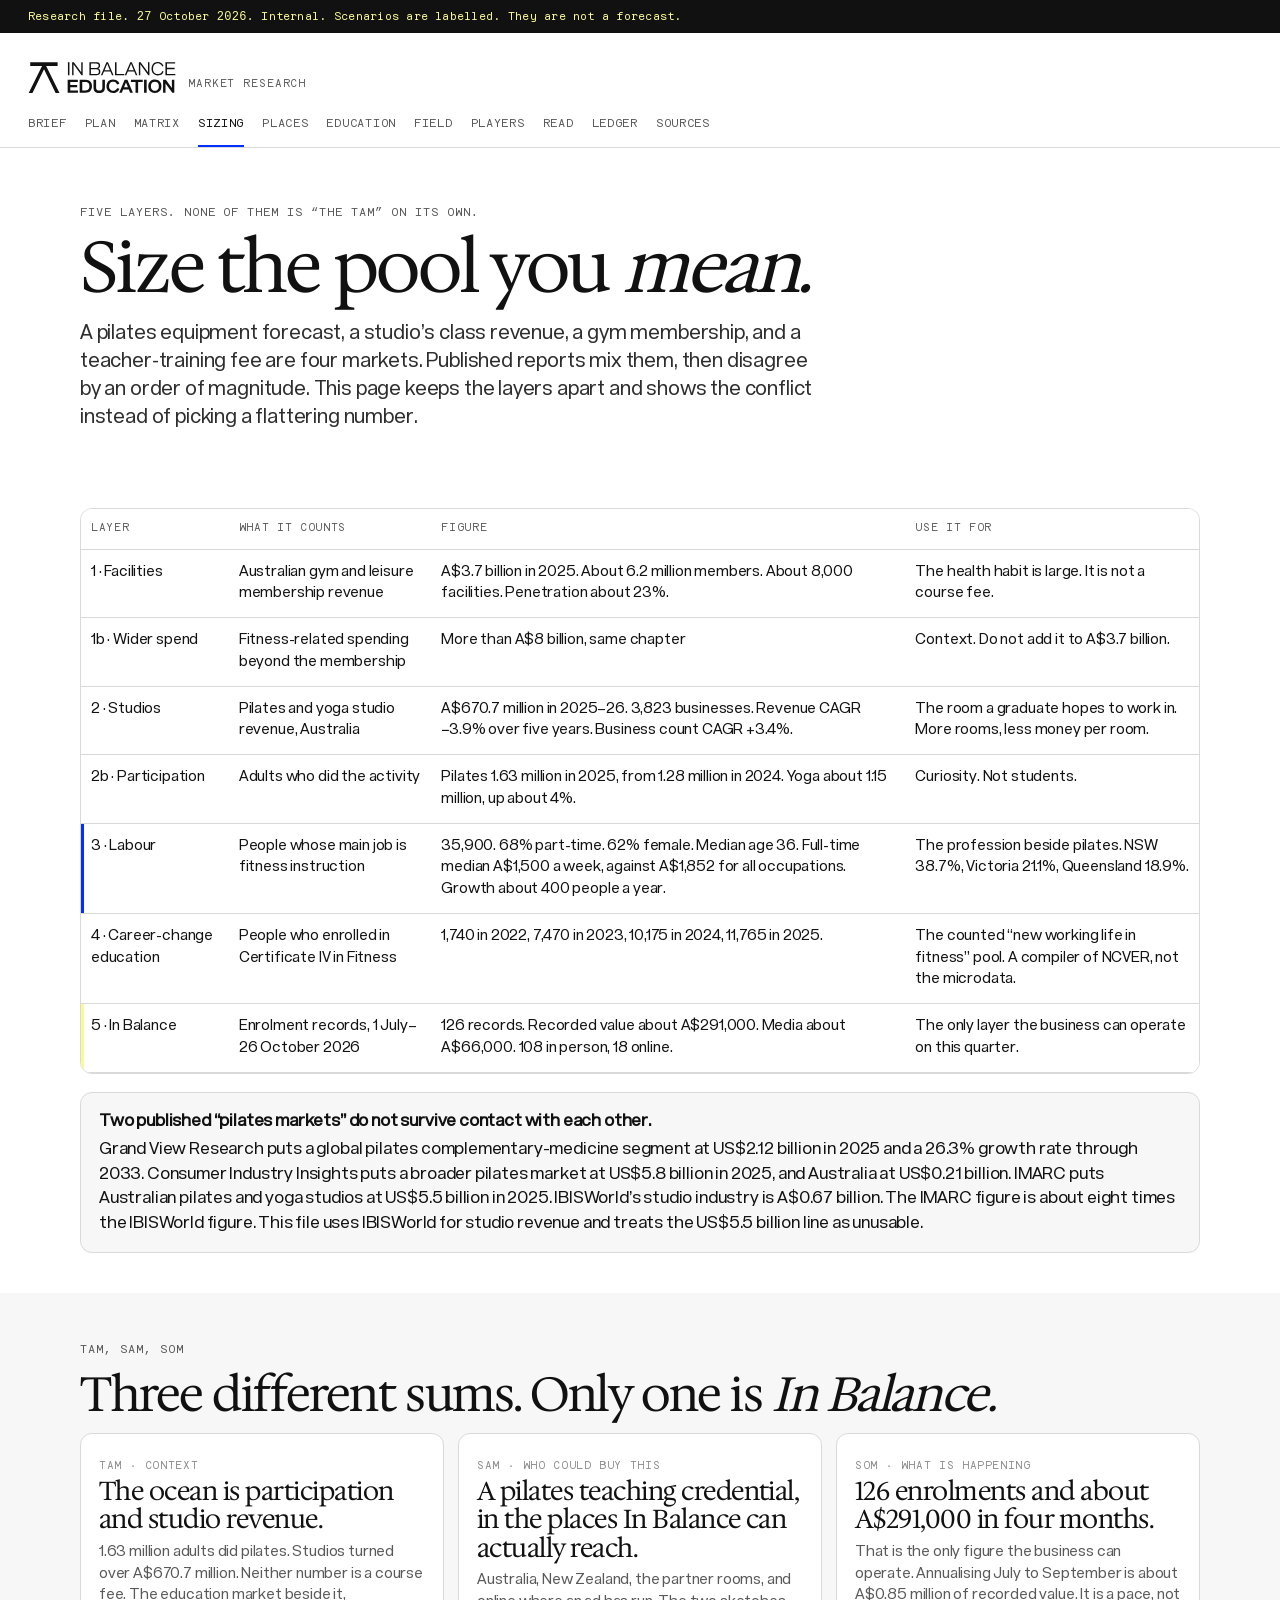
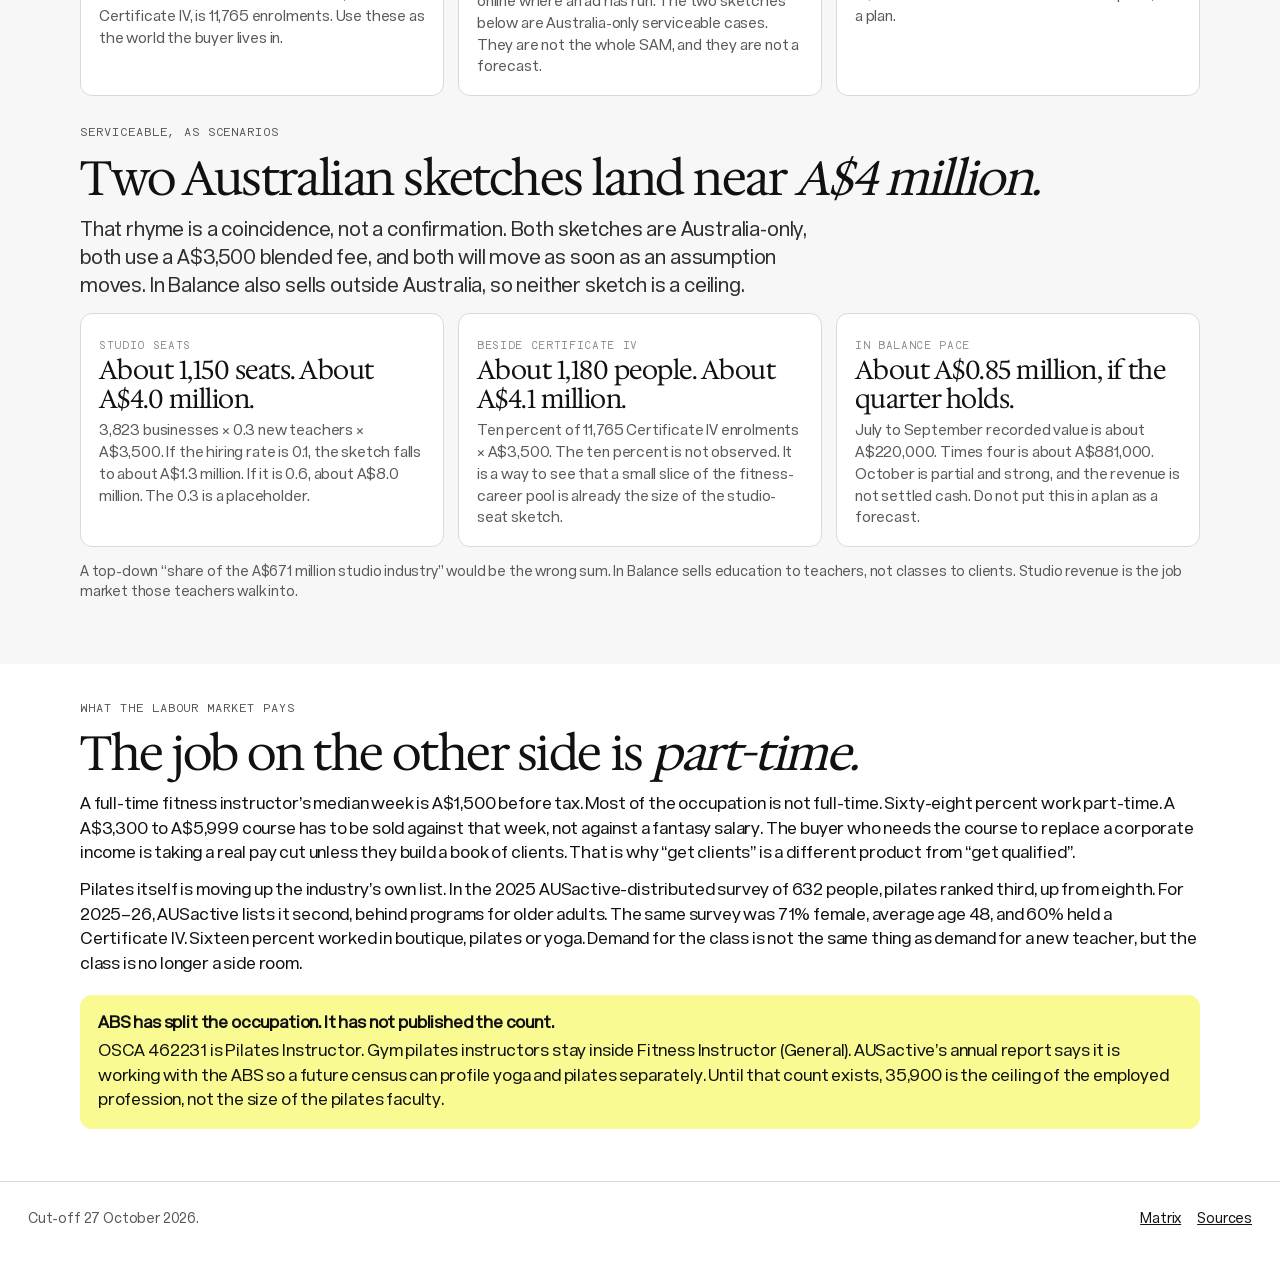
<file: sizing.html>
<!DOCTYPE html>
<html lang="en-AU">
<head>
  <meta charset="utf-8" />
  <meta name="viewport" content="width=device-width, initial-scale=1" />
  <title>Sizing · In Balance market research</title>
  <link rel="preconnect" href="https://fonts.googleapis.com" />
  <link href="https://fonts.googleapis.com/css2?family=Hedvig+Letters+Serif:opsz@12..24&display=swap" rel="stylesheet" />
  <link rel="stylesheet" href="css/research.css" />
</head>
<body>
  <a class="skip" href="#content">Skip to content</a>
  <p class="draft">Research file. 27 October 2026. Internal. Scenarios are labelled. They are not a forecast.</p>
  <header class="nav"><a class="brand" href="index.html"><strong>In Balance</strong><small>Market research</small></a></header>
  <nav class="chapters" aria-label="Report">
    <a href="index.html">Brief</a><a href="plan.html">Plan</a><a href="matrix.html">Matrix</a><a href="sizing.html" aria-current="page">Sizing</a>
    <a href="geos.html">Places</a><a href="lanes.html">Education</a><a href="competitors.html">Field</a>
    <a href="players.html">Players</a>
    <a href="implications.html">Read</a><a href="control-room.html">Ledger</a>
    <a href="sources.html">Sources</a>
  </nav>
  <main id="content">
    <section class="hero-page"><div class="wrap">
      <p class="kicker">Five layers. None of them is “the TAM” on its own.</p>
      <h1>Size the pool you <em>mean.</em></h1>
      <p class="lede">A pilates equipment forecast, a studio’s class revenue, a gym membership, and a teacher-training fee are four markets. Published reports mix them, then disagree by an order of magnitude. This page keeps the layers apart and shows the conflict instead of picking a flattering number.</p>
    </div></section>

    <section class="section"><div class="wrap">
      <div class="table-wrap">
        <table>
          <thead><tr><th>Layer</th><th>What it counts</th><th>Figure</th><th>Use it for</th></tr></thead>
          <tbody>
            <tr data-grade="publisher"><td>1 · Facilities</td><td>Australian gym and leisure membership revenue</td><td>A$3.7 billion in 2025. About 6.2 million members. About 8,000 facilities. Penetration about 23%.</td><td>The health habit is large. It is not a course fee.</td></tr>
            <tr data-grade="publisher"><td>1b · Wider spend</td><td>Fitness-related spending beyond the membership</td><td>More than A$8 billion, same chapter</td><td>Context. Do not add it to A$3.7 billion.</td></tr>
            <tr data-grade="publisher"><td>2 · Studios</td><td>Pilates and yoga studio revenue, Australia</td><td>A$670.7 million in 2025–26. 3,823 businesses. Revenue CAGR −3.9% over five years. Business count CAGR +3.4%.</td><td>The room a graduate hopes to work in. More rooms, less money per room.</td></tr>
            <tr data-grade="claim"><td>2b · Participation</td><td>Adults who did the activity</td><td>Pilates 1.63 million in 2025, from 1.28 million in 2024. Yoga about 1.15 million, up about 4%.</td><td>Curiosity. Not students.</td></tr>
            <tr data-grade="official"><td>3 · Labour</td><td>People whose main job is fitness instruction</td><td>35,900. 68% part-time. 62% female. Median age 36. Full-time median A$1,500 a week, against A$1,852 for all occupations. Growth about 400 people a year.</td><td>The profession beside pilates. NSW 38.7%, Victoria 21.1%, Queensland 18.9%.</td></tr>
            <tr data-grade="claim"><td>4 · Career-change education</td><td>People who enrolled in Certificate IV in Fitness</td><td>1,740 in 2022, 7,470 in 2023, 10,175 in 2024, 11,765 in 2025.</td><td>The counted “new working life in fitness” pool. A compiler of NCVER, not the microdata.</td></tr>
            <tr data-grade="client"><td>5 · In Balance</td><td>Enrolment records, 1 July–26 October 2026</td><td>126 records. Recorded value about A$291,000. Media about A$66,000. 108 in person, 18 online.</td><td>The only layer the business can operate on this quarter.</td></tr>
          </tbody>
        </table>
      </div>
      <div class="callout warn">
        <strong>Two published “pilates markets” do not survive contact with each other.</strong>
        Grand View Research puts a global pilates complementary-medicine segment at US$2.12 billion in 2025 and a 26.3% growth rate through 2033. Consumer Industry Insights puts a broader pilates market at US$5.8 billion in 2025, and Australia at US$0.21 billion. IMARC puts Australian pilates and yoga studios at US$5.5 billion in 2025. IBISWorld’s studio industry is A$0.67 billion. The IMARC figure is about eight times the IBISWorld figure. This file uses IBISWorld for studio revenue and treats the US$5.5 billion line as unusable.
      </div>
    </div></section>

    <section class="section paper"><div class="wrap">
      <p class="kicker">TAM, SAM, SOM</p>
      <h2>Three different sums. Only one is <em>In Balance.</em></h2>
      <div class="grid-3">
        <article class="card"><span class="idx">TAM · context</span><h3>The ocean is participation and studio revenue.</h3><p>1.63 million adults did pilates. Studios turned over A$670.7 million. Neither number is a course fee. The education market beside it, Certificate IV, is 11,765 enrolments. Use these as the world the buyer lives in.</p></article>
        <article class="card"><span class="idx">SAM · who could buy this</span><h3>A pilates teaching credential, in the places In Balance can actually reach.</h3><p>Australia, New Zealand, the partner rooms, and online where an ad has run. The two sketches below are Australia-only serviceable cases. They are not the whole SAM, and they are not a forecast.</p></article>
        <article class="card"><span class="idx">SOM · what is happening</span><h3>126 enrolments and about A$291,000 in four months.</h3><p>That is the only figure the business can operate. Annualising July to September is about A$0.85 million of recorded value. It is a pace, not a plan.</p></article>
      </div>
      <p class="kicker" style="margin-top:28px">Serviceable, as scenarios</p>
      <h2>Two Australian sketches land near <em>A$4 million.</em></h2>
      <p class="lede">That rhyme is a coincidence, not a confirmation. Both sketches are Australia-only, both use a A$3,500 blended fee, and both will move as soon as an assumption moves. In Balance also sells outside Australia, so neither sketch is a ceiling.</p>
      <div class="grid-3">
        <article class="card" data-grade="derived">
          <span class="idx">Studio seats</span>
          <h3>About 1,150 seats. About A$4.0 million.</h3>
          <p>3,823 businesses × 0.3 new teachers × A$3,500. If the hiring rate is 0.1, the sketch falls to about A$1.3 million. If it is 0.6, about A$8.0 million. The 0.3 is a placeholder.</p>
        </article>
        <article class="card" data-grade="derived">
          <span class="idx">Beside Certificate IV</span>
          <h3>About 1,180 people. About A$4.1 million.</h3>
          <p>Ten percent of 11,765 Certificate IV enrolments × A$3,500. The ten percent is not observed. It is a way to see that a small slice of the fitness-career pool is already the size of the studio-seat sketch.</p>
        </article>
        <article class="card" data-grade="client">
          <span class="idx">In Balance pace</span>
          <h3>About A$0.85 million, if the quarter holds.</h3>
          <p>July to September recorded value is about A$220,000. Times four is about A$881,000. October is partial and strong, and the revenue is not settled cash. Do not put this in a plan as a forecast.</p>
        </article>
      </div>
      <p class="note" style="margin-top: 16px;">A top-down “share of the A$671 million studio industry” would be the wrong sum. In Balance sells education to teachers, not classes to clients. Studio revenue is the job market those teachers walk into.</p>
    </div></section>

    <section class="section"><div class="wrap">
      <p class="kicker">What the labour market pays</p>
      <h2>The job on the other side is <em>part-time.</em></h2>
      <p>A full-time fitness instructor’s median week is A$1,500 before tax. Most of the occupation is not full-time. Sixty-eight percent work part-time. A A$3,300 to A$5,999 course has to be sold against that week, not against a fantasy salary. The buyer who needs the course to replace a corporate income is taking a real pay cut unless they build a book of clients. That is why “get clients” is a different product from “get qualified”.</p>
      <p>Pilates itself is moving up the industry’s own list. In the 2025 AUSactive-distributed survey of 632 people, pilates ranked third, up from eighth. For 2025–26, AUSactive lists it second, behind programs for older adults. The same survey was 71% female, average age 48, and 60% held a Certificate IV. Sixteen percent worked in boutique, pilates or yoga. Demand for the class is not the same thing as demand for a new teacher, but the class is no longer a side room.</p>
      <div class="callout">
        <strong>ABS has split the occupation. It has not published the count.</strong>
        OSCA 462231 is Pilates Instructor. Gym pilates instructors stay inside Fitness Instructor (General). AUSactive’s annual report says it is working with the ABS so a future census can profile yoga and pilates separately. Until that count exists, 35,900 is the ceiling of the employed profession, not the size of the pilates faculty.
      </div>
    </div></section>
  </main>
  <footer class="site-foot"><div>Cut-off 27 October 2026.</div><nav><a href="matrix.html">Matrix</a><a href="sources.html">Sources</a></nav></footer>
</body>
</html>
</file>
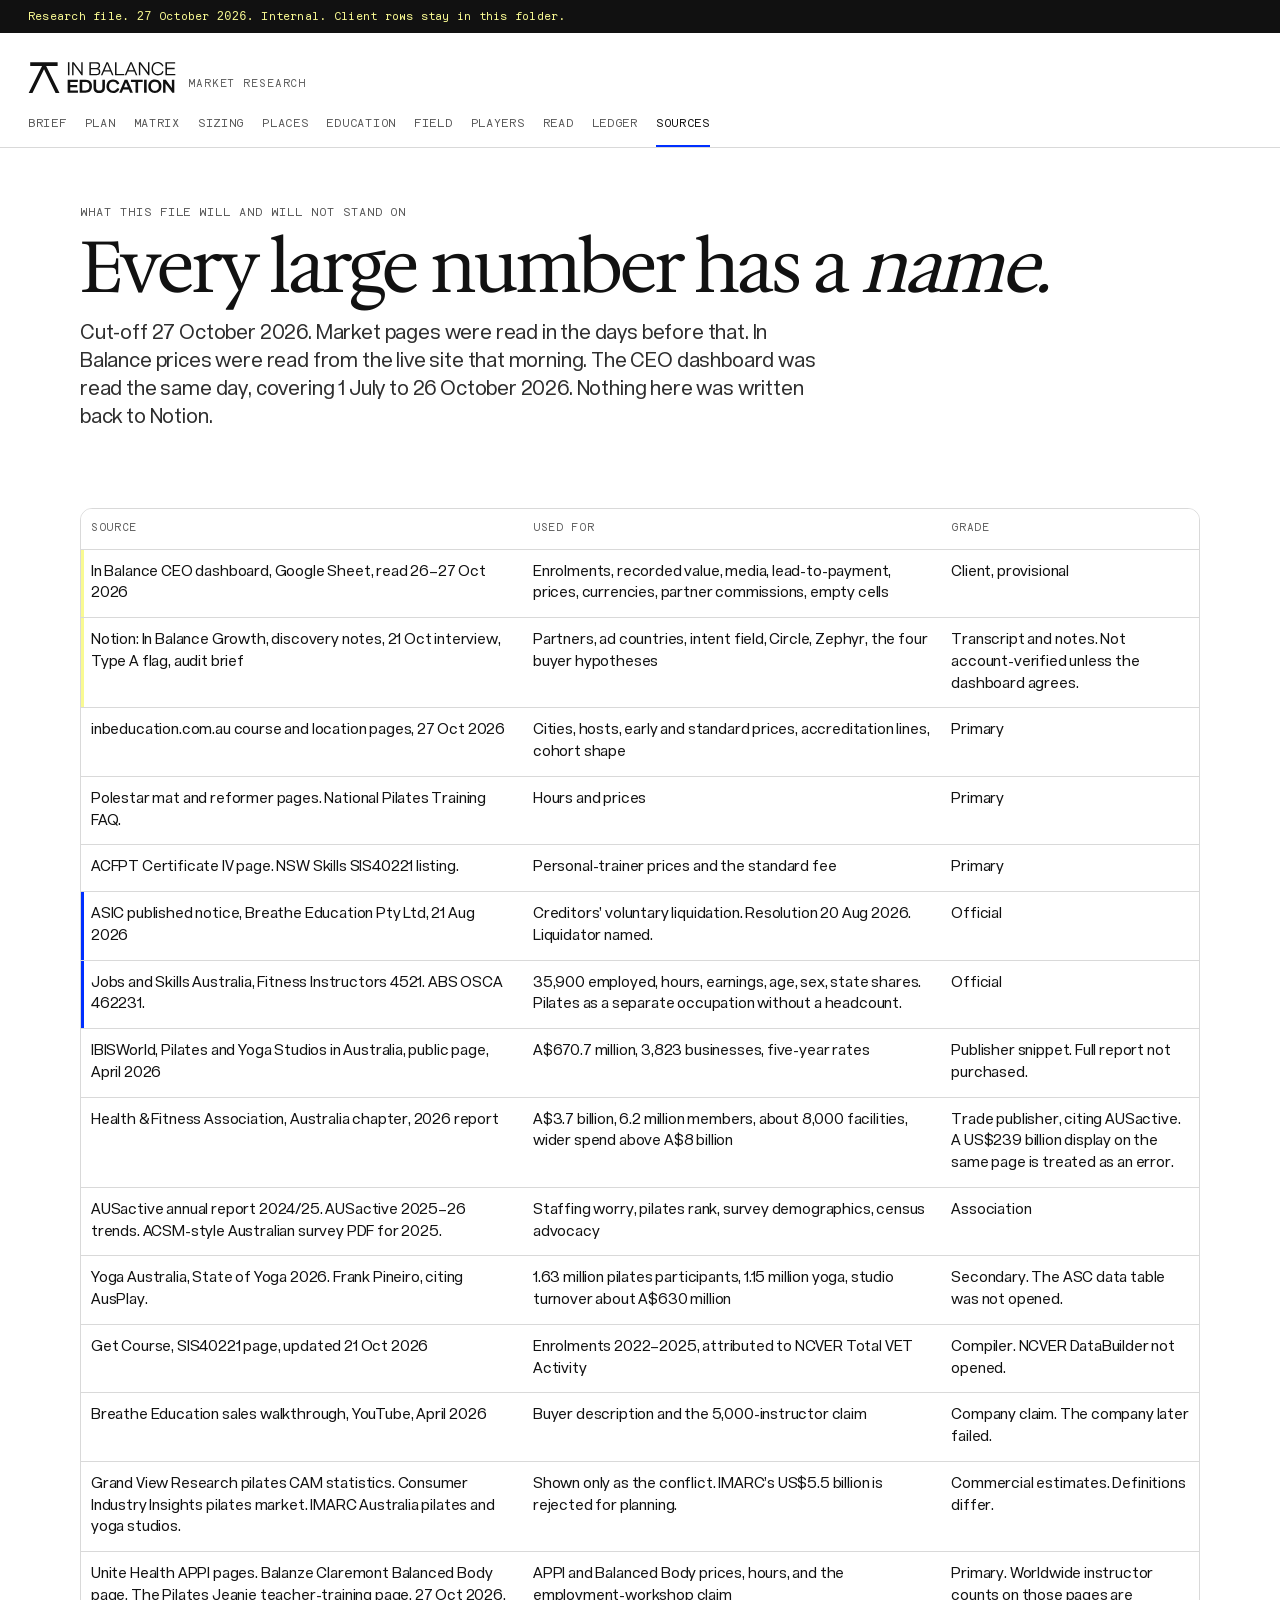
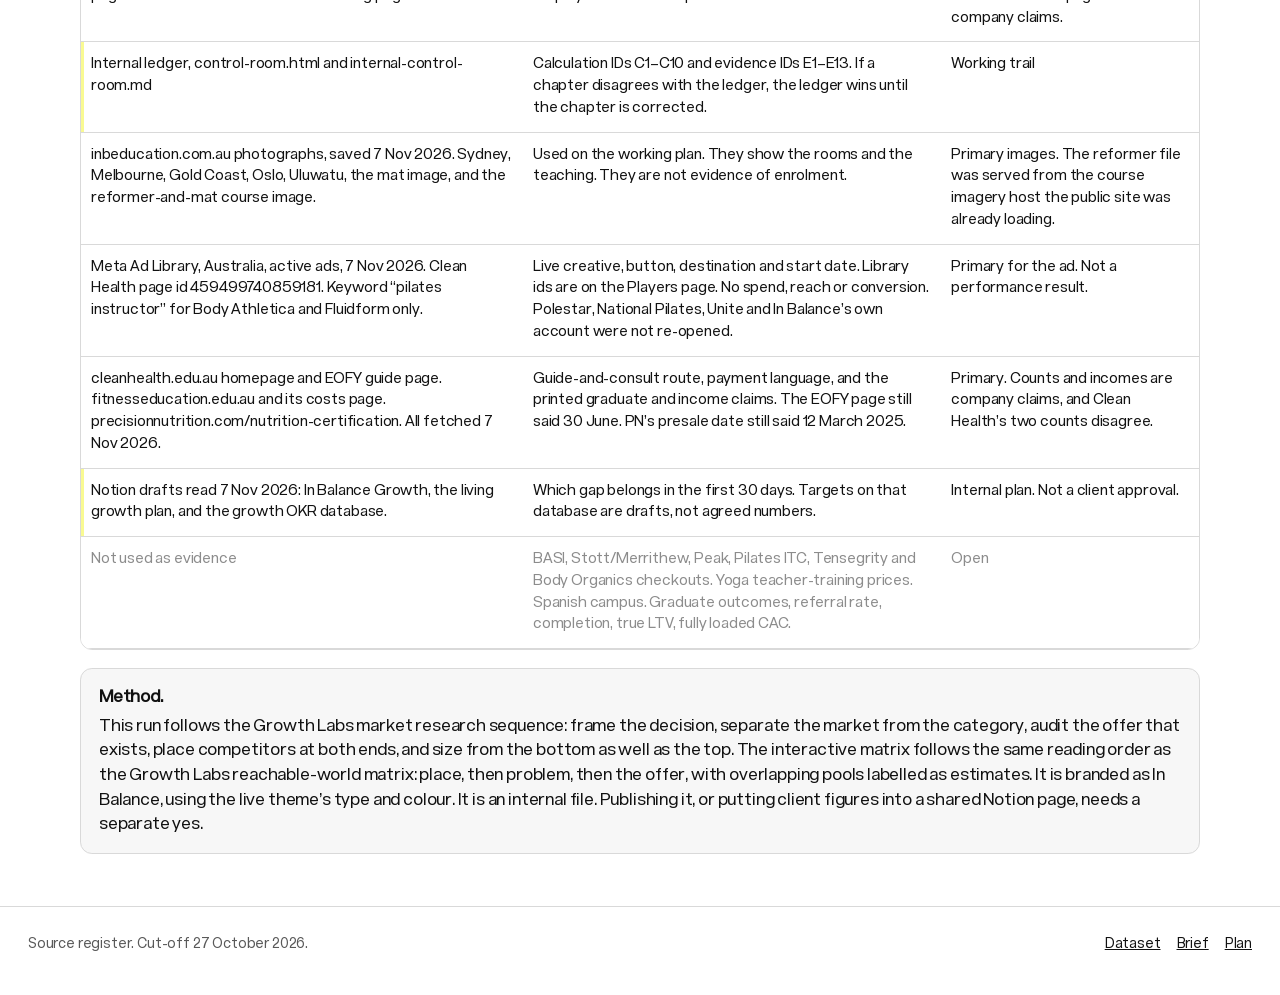
<file: sources.html>
<!DOCTYPE html>
<html lang="en-AU">
<head>
  <meta charset="utf-8" />
  <meta name="viewport" content="width=device-width, initial-scale=1" />
  <title>Sources · In Balance market research</title>
  <link rel="preconnect" href="https://fonts.googleapis.com" />
  <link href="https://fonts.googleapis.com/css2?family=Hedvig+Letters+Serif:opsz@12..24&display=swap" rel="stylesheet" />
  <link rel="stylesheet" href="css/research.css" />
</head>
<body>
  <a class="skip" href="#content">Skip to content</a>
  <p class="draft">Research file. 27 October 2026. Internal. Client rows stay in this folder.</p>
  <header class="nav"><a class="brand" href="index.html"><strong>In Balance</strong><small>Market research</small></a></header>
  <nav class="chapters" aria-label="Report">
    <a href="index.html">Brief</a><a href="plan.html">Plan</a><a href="matrix.html">Matrix</a><a href="sizing.html">Sizing</a>
    <a href="geos.html">Places</a><a href="lanes.html">Education</a><a href="competitors.html">Field</a>
    <a href="players.html">Players</a>
    <a href="implications.html">Read</a><a href="control-room.html">Ledger</a><a href="sources.html" aria-current="page">Sources</a>
  </nav>
  <main id="content">
    <section class="hero-page"><div class="wrap">
      <p class="kicker">What this file will and will not stand on</p>
      <h1>Every large number has a <em>name.</em></h1>
      <p class="lede">Cut-off 27 October 2026. Market pages were read in the days before that. In Balance prices were read from the live site that morning. The CEO dashboard was read the same day, covering 1 July to 26 October 2026. Nothing here was written back to Notion.</p>
    </div></section>
    <section class="section"><div class="wrap">
      <div class="table-wrap">
        <table>
          <thead><tr><th>Source</th><th>Used for</th><th>Grade</th></tr></thead>
          <tbody>
            <tr data-grade="client"><td>In Balance CEO dashboard, Google Sheet, read 26–27 Oct 2026</td><td>Enrolments, recorded value, media, lead-to-payment, prices, currencies, partner commissions, empty cells</td><td>Client, provisional</td></tr>
            <tr data-grade="client"><td>Notion: In Balance Growth, discovery notes, 21 Oct interview, Type A flag, audit brief</td><td>Partners, ad countries, intent field, Circle, Zephyr, the four buyer hypotheses</td><td>Transcript and notes. Not account-verified unless the dashboard agrees.</td></tr>
            <tr data-grade="primary"><td>inbeducation.com.au course and location pages, 27 Oct 2026</td><td>Cities, hosts, early and standard prices, accreditation lines, cohort shape</td><td>Primary</td></tr>
            <tr data-grade="primary"><td>Polestar mat and reformer pages. National Pilates Training FAQ.</td><td>Hours and prices</td><td>Primary</td></tr>
            <tr data-grade="primary"><td>ACFPT Certificate IV page. NSW Skills SIS40221 listing.</td><td>Personal-trainer prices and the standard fee</td><td>Primary</td></tr>
            <tr data-grade="official"><td>ASIC published notice, Breathe Education Pty Ltd, 21 Aug 2026</td><td>Creditors’ voluntary liquidation. Resolution 20 Aug 2026. Liquidator named.</td><td>Official</td></tr>
            <tr data-grade="official"><td>Jobs and Skills Australia, Fitness Instructors 4521. ABS OSCA 462231.</td><td>35,900 employed, hours, earnings, age, sex, state shares. Pilates as a separate occupation without a headcount.</td><td>Official</td></tr>
            <tr data-grade="publisher"><td>IBISWorld, Pilates and Yoga Studios in Australia, public page, April 2026</td><td>A$670.7 million, 3,823 businesses, five-year rates</td><td>Publisher snippet. Full report not purchased.</td></tr>
            <tr data-grade="publisher"><td>Health &amp; Fitness Association, Australia chapter, 2026 report</td><td>A$3.7 billion, 6.2 million members, about 8,000 facilities, wider spend above A$8 billion</td><td>Trade publisher, citing AUSactive. A US$239 billion display on the same page is treated as an error.</td></tr>
            <tr data-grade="publisher"><td>AUSactive annual report 2024/25. AUSactive 2025–26 trends. ACSM-style Australian survey PDF for 2025.</td><td>Staffing worry, pilates rank, survey demographics, census advocacy</td><td>Association</td></tr>
            <tr data-grade="claim"><td>Yoga Australia, State of Yoga 2026. Frank Pineiro, citing AusPlay.</td><td>1.63 million pilates participants, 1.15 million yoga, studio turnover about A$630 million</td><td>Secondary. The ASC data table was not opened.</td></tr>
            <tr data-grade="claim"><td>Get Course, SIS40221 page, updated 21 Oct 2026</td><td>Enrolments 2022–2025, attributed to NCVER Total VET Activity</td><td>Compiler. NCVER DataBuilder not opened.</td></tr>
            <tr data-grade="claim"><td>Breathe Education sales walkthrough, YouTube, April 2026</td><td>Buyer description and the 5,000-instructor claim</td><td>Company claim. The company later failed.</td></tr>
            <tr data-grade="claim"><td>Grand View Research pilates CAM statistics. Consumer Industry Insights pilates market. IMARC Australia pilates and yoga studios.</td><td>Shown only as the conflict. IMARC’s US$5.5 billion is rejected for planning.</td><td>Commercial estimates. Definitions differ.</td></tr>
            <tr data-grade="primary"><td>Unite Health APPI pages. Balanze Claremont Balanced Body page. The Pilates Jeanie teacher-training page. 27 Oct 2026.</td><td>APPI and Balanced Body prices, hours, and the employment-workshop claim</td><td>Primary. Worldwide instructor counts on those pages are company claims.</td></tr>
            <tr data-grade="client"><td>Internal ledger, control-room.html and internal-control-room.md</td><td>Calculation IDs C1–C10 and evidence IDs E1–E13. If a chapter disagrees with the ledger, the ledger wins until the chapter is corrected.</td><td>Working trail</td></tr>
            <tr data-grade="primary"><td>inbeducation.com.au photographs, saved 7 Nov 2026. Sydney, Melbourne, Gold Coast, Oslo, Uluwatu, the mat image, and the reformer-and-mat course image.</td><td>Used on the working plan. They show the rooms and the teaching. They are not evidence of enrolment.</td><td>Primary images. The reformer file was served from the course imagery host the public site was already loading.</td></tr>
            <tr data-grade="primary"><td>Meta Ad Library, Australia, active ads, 7 Nov 2026. Clean Health page id 459499740859181. Keyword “pilates instructor” for Body Athletica and Fluidform only.</td><td>Live creative, button, destination and start date. Library ids are on the Players page. No spend, reach or conversion. Polestar, National Pilates, Unite and In Balance’s own account were not re-opened.</td><td>Primary for the ad. Not a performance result.</td></tr>
            <tr data-grade="primary"><td>cleanhealth.edu.au homepage and EOFY guide page. fitnesseducation.edu.au and its costs page. precisionnutrition.com/nutrition-certification. All fetched 7 Nov 2026.</td><td>Guide-and-consult route, payment language, and the printed graduate and income claims. The EOFY page still said 30 June. PN’s presale date still said 12 March 2025.</td><td>Primary. Counts and incomes are company claims, and Clean Health’s two counts disagree.</td></tr>
            <tr data-grade="client"><td>Notion drafts read 7 Nov 2026: In Balance Growth, the living growth plan, and the growth OKR database.</td><td>Which gap belongs in the first 30 days. Targets on that database are drafts, not agreed numbers.</td><td>Internal plan. Not a client approval.</td></tr>
            <tr data-grade="gap"><td>Not used as evidence</td><td>BASI, Stott/Merrithew, Peak, Pilates ITC, Tensegrity and Body Organics checkouts. Yoga teacher-training prices. Spanish campus. Graduate outcomes, referral rate, completion, true LTV, fully loaded CAC.</td><td>Open</td></tr>
          </tbody>
        </table>
      </div>
      <div class="callout warn">
        <strong>Method.</strong>
        This run follows the Growth Labs market research sequence: frame the decision, separate the market from the category, audit the offer that exists, place competitors at both ends, and size from the bottom as well as the top. The interactive matrix follows the same reading order as the Growth Labs reachable-world matrix: place, then problem, then the offer, with overlapping pools labelled as estimates. It is branded as In Balance, using the live theme’s type and colour. It is an internal file. Publishing it, or putting client figures into a shared Notion page, needs a separate yes.
      </div>
    </div></section>
  </main>
  <footer class="site-foot"><div>Source register. Cut-off 27 October 2026.</div><nav><a href="data/research.json">Dataset</a><a href="index.html">Brief</a><a href="plan.html">Plan</a></nav></footer>
</body>
</html>
</file>
<file: css/research.css>
@font-face {
  font-family: Acronym;
  src: url("../assets/fonts/Acronym.woff2") format("woff2");
  font-weight: 400;
  font-style: normal;
  font-display: swap;
}
@font-face {
  font-family: "CS Alice Mono";
  src: url("../assets/fonts/CSAliceMono.woff2") format("woff2");
  font-weight: 400;
  font-style: normal;
  font-display: swap;
}

:root {
  --white: #ffffff;
  --grey: #f7f7f7;
  --ink: #111111;
  --dark: #2e2e2e;
  --secondary: #595959;
  --mid: #8c8c8c;
  --hint: #b3b3b3;
  --stroke: #d9d9d9;
  --yellow: #f9fa92;
  --blue: #002fff;
  --blue-soft: #e5eaff;
  --career: #111111;
  --curious: #002fff;
  --mover: #595959;
  --business: #8a7a00;
  --radius: 0.7em;
  --side: 28px;
  --serif: "Hedvig Letters Serif", "Iowan Old Style", Palatino, serif;
  --sans: Acronym, Arial, sans-serif;
  --mono: "CS Alice Mono", ui-monospace, SFMono-Regular, Menlo, monospace;
}

* { box-sizing: border-box; }
html { scroll-behavior: smooth; }
body {
  margin: 0;
  background: var(--white);
  color: var(--ink);
  font-family: var(--sans);
  font-size: 17px;
  line-height: 1.45;
  letter-spacing: -0.01em;
}
img { max-width: 100%; display: block; }
a { color: inherit; }
button, select, input { font: inherit; color: inherit; }
em {
  font-family: var(--serif);
  font-style: italic;
  font-weight: 400;
}

.skip {
  position: absolute;
  left: 12px;
  top: -48px;
  background: var(--blue);
  color: white;
  padding: 8px 12px;
  z-index: 80;
}
.skip:focus { top: 12px; }

.draft {
  position: sticky;
  top: 0;
  z-index: 40;
  background: var(--ink);
  color: var(--yellow);
  font-family: var(--mono);
  font-size: 12px;
  letter-spacing: 0.02em;
  padding: 8px var(--side);
}

.nav {
  display: flex;
  align-items: center;
  justify-content: space-between;
  gap: 18px;
  padding: 16px var(--side) 0;
  background: var(--white);
}
.brand {
  display: flex;
  flex-direction: row;
  align-items: flex-end;
  gap: 12px;
  text-decoration: none;
  line-height: 1;
}
.brand strong {
  display: block;
  width: 148px;
  height: 32px;
  background: url("../assets/logo.svg") left center / contain no-repeat;
  text-indent: -999px;
  overflow: hidden;
  white-space: nowrap;
}
.brand small {
  margin: 0 0 3px;
  font-family: var(--mono);
  font-size: 11px;
  letter-spacing: 0.08em;
  text-transform: uppercase;
  color: var(--secondary);
}

.chapters {
  display: flex;
  flex-wrap: wrap;
  gap: 6px 18px;
  padding: 12px var(--side) 0;
  border-bottom: 1px solid var(--stroke);
  background: var(--white);
}
.chapters a {
  text-decoration: none;
  font-family: var(--mono);
  font-size: 12px;
  letter-spacing: 0.06em;
  text-transform: uppercase;
  color: var(--secondary);
  padding: 10px 0 12px;
  border-bottom: 2px solid transparent;
}
.chapters a[aria-current="page"] {
  color: var(--ink);
  border-bottom-color: var(--blue);
}

.wrap { width: min(1120px, calc(100% - 48px)); margin: 0 auto; }
.hero-page { padding: 56px 0 28px; }
.kicker {
  font-family: var(--mono);
  font-size: 12px;
  letter-spacing: 0.08em;
  text-transform: uppercase;
  color: var(--secondary);
  margin: 0 0 12px;
}
h1 {
  font-family: var(--serif);
  font-weight: 400;
  font-size: clamp(42px, 6vw, 72px);
  line-height: 0.95;
  letter-spacing: -0.03em;
  margin: 0 0 18px;
}
h2 {
  font-family: var(--serif);
  font-weight: 400;
  font-size: clamp(32px, 4vw, 48px);
  line-height: 1.02;
  letter-spacing: -0.03em;
  margin: 0 0 14px;
}
h3 {
  font-family: var(--serif);
  font-weight: 400;
  font-size: 26px;
  line-height: 1.1;
  letter-spacing: -0.02em;
  margin: 0 0 8px;
}
p { margin: 0 0 12px; }
.lede { font-size: 20px; line-height: 1.4; max-width: 46rem; color: var(--dark); }

.section { padding: 36px 0 12px; }
.paper { background: var(--grey); }
.section.paper { padding: 48px 0; margin-top: 28px; }

.callouts, .grid-3, .grid-2, .grid-4 {
  display: grid;
  gap: 14px;
}
.callouts, .grid-4 { grid-template-columns: repeat(4, 1fr); }
.grid-3 { grid-template-columns: repeat(3, 1fr); }
.grid-2 { grid-template-columns: 1.2fr 0.8fr; gap: 36px; align-items: start; }

.stat, .card {
  background: var(--white);
  border: 1px solid var(--stroke);
  border-radius: var(--radius);
  padding: 18px 18px 16px;
  text-decoration: none;
  display: block;
}
.paper .stat, .paper .card { background: var(--white); }
.stat strong {
  display: block;
  font-family: var(--serif);
  font-size: 40px;
  font-weight: 400;
  letter-spacing: -0.03em;
  line-height: 1;
  margin: 8px 0;
}
.stat p, .card p { color: var(--secondary); font-size: 15px; margin: 0; }
.idx {
  font-family: var(--mono);
  font-size: 11px;
  letter-spacing: 0.06em;
  text-transform: uppercase;
  color: var(--mid);
}
.card:hover { border-color: var(--ink); }

.grades { display: flex; flex-wrap: wrap; gap: 10px 16px; list-style: none; padding: 18px 0 0; margin: 0; }
.grades li { display: flex; align-items: center; gap: 8px; font-family: var(--mono); font-size: 11px; letter-spacing: 0.04em; text-transform: uppercase; color: var(--secondary); }
.grades i, .dot {
  width: 8px; height: 8px; border-radius: 99px; display: inline-block; background: var(--mid);
}
[data-grade="official"] i, .dot.official { background: var(--blue); }
[data-grade="publisher"] i, .dot.publisher { background: var(--ink); }
[data-grade="primary"] i, .dot.primary { background: var(--secondary); }
[data-grade="client"] i, .dot.client { background: var(--yellow); box-shadow: inset 0 0 0 1px var(--ink); }
[data-grade="derived"] i, .dot.derived { background: var(--mid); }
[data-grade="claim"] i, .dot.claim { background: #e2c200; }
[data-grade="gap"] i, .dot.gap { background: var(--hint); }

.callout {
  margin-top: 18px;
  padding: 16px 18px;
  border-radius: var(--radius);
  background: var(--yellow);
  color: var(--ink);
}
.callout strong { display: block; margin-bottom: 4px; }
.callout.warn { background: var(--grey); border: 1px solid var(--stroke); }

table {
  width: 100%;
  border-collapse: collapse;
  font-size: 15px;
}
th, td {
  text-align: left;
  vertical-align: top;
  padding: 12px 10px;
  border-bottom: 1px solid var(--stroke);
}
th {
  font-family: var(--mono);
  font-size: 11px;
  letter-spacing: 0.06em;
  text-transform: uppercase;
  color: var(--secondary);
  font-weight: 400;
}
tr[data-grade="client"] td:first-child { box-shadow: inset 3px 0 0 var(--yellow); }
tr[data-grade="official"] td:first-child { box-shadow: inset 3px 0 0 var(--blue); }
tr[data-grade="gap"] td { color: var(--mid); }
.table-wrap { overflow-x: auto; border: 1px solid var(--stroke); border-radius: var(--radius); }
.table-wrap table { min-width: 720px; }
.table-wrap th, .table-wrap td { background: var(--white); }

.map {
  position: relative;
  height: 520px;
  overflow: hidden;
  border: 1px solid var(--stroke);
  border-radius: var(--radius);
  background:
    linear-gradient(to right, transparent 49.8%, var(--stroke) 49.8%, var(--stroke) 50.2%, transparent 50.2%),
    linear-gradient(to bottom, transparent 49.8%, var(--stroke) 49.8%, var(--stroke) 50.2%, transparent 50.2%),
    var(--grey);
}
.map span.axis {
  position: absolute;
  font-family: var(--mono);
  font-size: 11px;
  letter-spacing: 0.06em;
  text-transform: uppercase;
  color: var(--secondary);
}
.map .axis.x { bottom: 10px; left: 0; right: 0; text-align: center; }
.map .axis.y { top: 12px; left: 12px; }
.plot {
  position: absolute;
  transform: translate(-50%, -50%);
  max-width: 150px;
  background: var(--white);
  border: 1px solid var(--ink);
  border-radius: 0.5em;
  padding: 8px 10px;
  font-size: 13px;
  line-height: 1.25;
}
.plot b { display: block; font-weight: 400; font-family: var(--serif); font-size: 16px; }
.plot.inb { background: var(--yellow); }

.site-foot {
  display: flex;
  justify-content: space-between;
  gap: 16px;
  flex-wrap: wrap;
  padding: 28px var(--side) 40px;
  margin-top: 40px;
  border-top: 1px solid var(--stroke);
  color: var(--secondary);
  font-size: 14px;
}
.site-foot nav { display: flex; gap: 16px; }
.site-foot a { color: var(--ink); }

/* Matrix explorer */
.deck {
  display: grid;
  gap: 12px;
  padding: 16px;
  border: 1px solid var(--stroke);
  border-radius: var(--radius);
  background: var(--grey);
  margin: 8px 0 18px;
}
.deck-top, .filters, .views { display: flex; flex-wrap: wrap; gap: 8px; align-items: end; }
.search {
  flex: 1;
  min-width: 220px;
  border: 1px solid var(--stroke);
  background: var(--white);
  border-radius: 999px;
  padding: 10px 16px;
}
.filters label { display: flex; flex-direction: column; gap: 4px; font-family: var(--mono); font-size: 11px; letter-spacing: 0.05em; text-transform: uppercase; color: var(--secondary); }
.filters select {
  background: var(--white);
  border: 1px solid var(--stroke);
  border-radius: 999px;
  padding: 8px 12px;
  min-width: 160px;
}
.view-btn, .text-btn {
  border: 1px solid var(--stroke);
  background: var(--white);
  border-radius: 999px;
  padding: 8px 14px;
  cursor: pointer;
}
.view-btn[aria-pressed="true"], .text-btn.primary {
  background: var(--ink);
  color: var(--white);
  border-color: var(--ink);
}
.kpis { display: grid; grid-template-columns: repeat(4, 1fr); gap: 12px; margin-bottom: 16px; }
.kpi {
  border-top: 1px solid var(--ink);
  padding-top: 10px;
}
.kpi b {
  display: block;
  font-family: var(--serif);
  font-size: 34px;
  font-weight: 400;
  letter-spacing: -0.03em;
  line-height: 1;
  margin: 6px 0;
}
.kpi span { color: var(--secondary); font-size: 14px; }

.columns { display: grid; grid-template-columns: repeat(4, 1fr); gap: 12px; }
.column { background: var(--grey); border-radius: var(--radius); padding: 12px; min-height: 240px; }
.column header { display: flex; justify-content: space-between; gap: 8px; margin-bottom: 10px; }
.column h3 { font-size: 22px; }
.seg {
  width: 100%;
  text-align: left;
  background: var(--white);
  border: 1px solid var(--stroke);
  border-radius: 0.6em;
  padding: 12px;
  margin-bottom: 8px;
  cursor: pointer;
}
.seg:hover, .seg:focus-visible { border-color: var(--blue); outline: none; }
.seg .meta { display: flex; justify-content: space-between; gap: 8px; margin-bottom: 6px; }
.pill {
  font-family: var(--mono);
  font-size: 10px;
  letter-spacing: 0.05em;
  text-transform: uppercase;
  background: var(--blue-soft);
  color: var(--blue);
  border-radius: 99px;
  padding: 3px 7px;
}
.seg p { font-size: 14px; color: var(--secondary); }

.bars { display: flex; flex-direction: column; gap: 10px; }
.bar-row { display: grid; grid-template-columns: 220px 1fr 120px; gap: 10px; align-items: center; font-size: 14px; }
.bar { height: 10px; background: var(--grey); border-radius: 99px; overflow: hidden; }
.bar i { display: block; height: 100%; background: var(--ink); }
.bar i.blue { background: var(--blue); }
.bar i.yellow { background: #d6d75a; }
.note { color: var(--secondary); font-size: 14px; }

.drawer-back {
  position: fixed;
  inset: 0;
  background: rgba(17, 17, 17, 0.35);
  z-index: 60;
  display: none;
}
.drawer-back.open { display: block; }
.drawer {
  position: fixed;
  top: 0;
  right: 0;
  height: 100%;
  width: min(520px, 100%);
  background: var(--white);
  z-index: 70;
  overflow: auto;
  padding: 28px 24px 48px;
  transform: translateX(100%);
  transition: transform 0.35s var(--transition, cubic-bezier(0.625, 0.05, 0, 1));
}
.drawer-back.open .drawer { transform: none; }
.drawer h2 { font-size: 36px; }
.close {
  border: 0;
  background: var(--grey);
  border-radius: 99px;
  padding: 8px 12px;
  cursor: pointer;
}

.hidden { display: none !important; }

@media (max-width: 980px) {
  .callouts, .grid-4, .kpis, .columns, .grid-3 { grid-template-columns: 1fr 1fr; }
  .grid-2, .bar-row { grid-template-columns: 1fr; }
  .map { height: 640px; }
}
@media (max-width: 680px) {
  .callouts, .grid-4, .kpis, .columns, .grid-3, .grid-2 { grid-template-columns: 1fr; }
  .wrap { width: min(1120px, calc(100% - 32px)); }
  h1 { font-size: 40px; }
}

@media print {
  .draft, .nav, .chapters, .deck, .site-foot, .drawer-back { display: none !important; }
  body { font-size: 12px; }
  .section { break-inside: avoid; }
  a { text-decoration: none; }
}
</file>
<file: css/plan.css>
.plan { background: var(--white); }
.plan .draft { background: #000; color: var(--yellow); }

.plan .hero-page { padding: 72px 0 0; }
.plan h1 { font-size: clamp(46px, 6.4vw, 84px); max-width: 16ch; }
.plan h1 em { color: var(--blue); }
.plan .lede { font-size: clamp(18px, 2vw, 22px); max-width: 38rem; color: var(--dark); }

.bleed {
  width: 100%;
  height: min(68vh, 720px);
  object-fit: cover;
  margin-top: 36px;
}

.band {
  background: #000;
  color: #fff;
  padding: 88px 0;
}
.band h2 { max-width: 18ch; }
.band p { color: #b3b3b3; font-size: 20px; line-height: 1.45; max-width: 42rem; }
.band strong { color: #fff; font-weight: 400; }

.plan .section { padding: 88px 0; }
.plan .paper { background: var(--grey); }

.places {
  display: grid;
  grid-template-columns: repeat(5, 1fr);
  gap: 10px;
}
.places figure { margin: 0; }
.places img {
  width: 100%;
  height: 220px;
  object-fit: cover;
  border-radius: var(--radius);
}
.places figcaption {
  font-family: var(--mono);
  font-size: 11px;
  letter-spacing: 0.08em;
  text-transform: uppercase;
  color: var(--secondary);
  margin-top: 8px;
}

.days { display: grid; grid-template-columns: repeat(4, 1fr); gap: 14px; }
.day {
  background: var(--white);
  border-radius: var(--radius);
  padding: 22px 20px 18px;
  min-height: 220px;
}
.day span {
  font-family: var(--mono);
  font-size: 12px;
  letter-spacing: 0.08em;
  text-transform: uppercase;
  color: var(--blue);
}
.day h3 { margin-top: 18px; }

.ads {
  display: grid;
  grid-template-columns: repeat(3, 1fr);
  gap: 14px;
  align-items: start;
}
.ads img {
  width: 100%;
  border-radius: var(--radius);
  background: var(--grey);
}
.ads figcaption, .frame figcaption {
  font-family: var(--mono);
  font-size: 12px;
  letter-spacing: 0.02em;
  text-transform: none;
  color: var(--secondary);
  margin-top: 10px;
  line-height: 1.4;
}

.frame { margin: 28px 0 0; }
.frame img {
  width: 100%;
  border-radius: var(--radius);
  background: var(--white);
}
.pair {
  display: grid;
  grid-template-columns: 1.1fr 0.9fr;
  gap: 14px;
  margin-top: 14px;
}
.trio {
  display: grid;
  grid-template-columns: repeat(3, 1fr);
  gap: 14px;
  margin-top: 14px;
}
.trio img, .pair img {
  width: 100%;
  border-radius: var(--radius);
  background: var(--grey);
}

.plan a.pill {
  display: inline-flex;
  align-items: center;
  gap: 8px;
  background: var(--blue);
  color: #fff;
  text-decoration: none;
  border-radius: 999px;
  padding: 14px 22px;
  margin-top: 28px;
  font-family: var(--sans);
  font-size: 15px;
  letter-spacing: 0.01em;
  text-transform: none;
}
.plan a.pill:hover { background: #0026cc; }

.decision {
  display: block;
  max-width: 44rem;
  background: transparent;
  border-radius: 0;
  padding: 0;
}
.decision h2 { color: #fff; max-width: 16ch; }
.decision p { margin: 0 0 8px; }

@media (max-width: 900px) {
  .places, .days, .ads, .trio { grid-template-columns: 1fr 1fr; }
  .pair { grid-template-columns: 1fr; }
  .places img { height: 160px; }
  .plan .section, .band { padding: 56px 0; }
}
@media (max-width: 640px) {
  .places, .days, .ads, .trio, .pair { grid-template-columns: 1fr; }
  .bleed { height: 42vh; }
}
</file>
